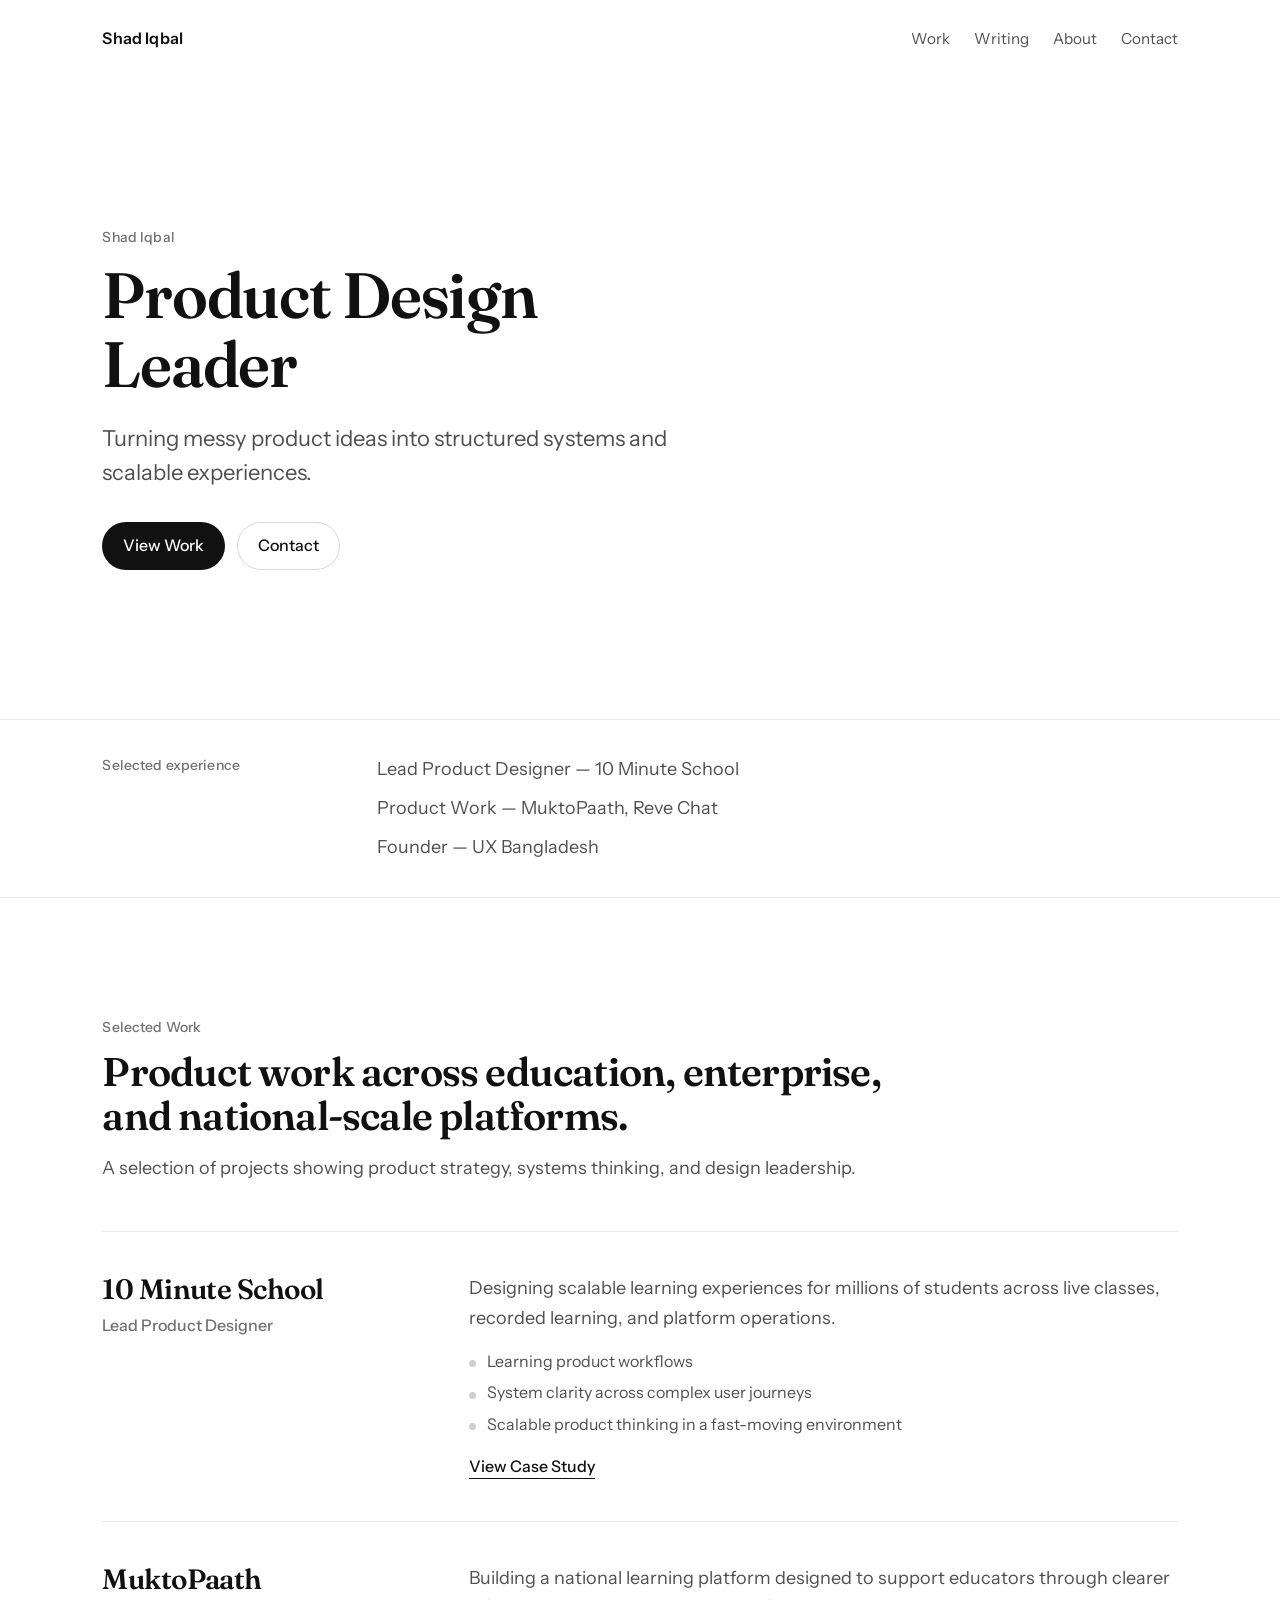
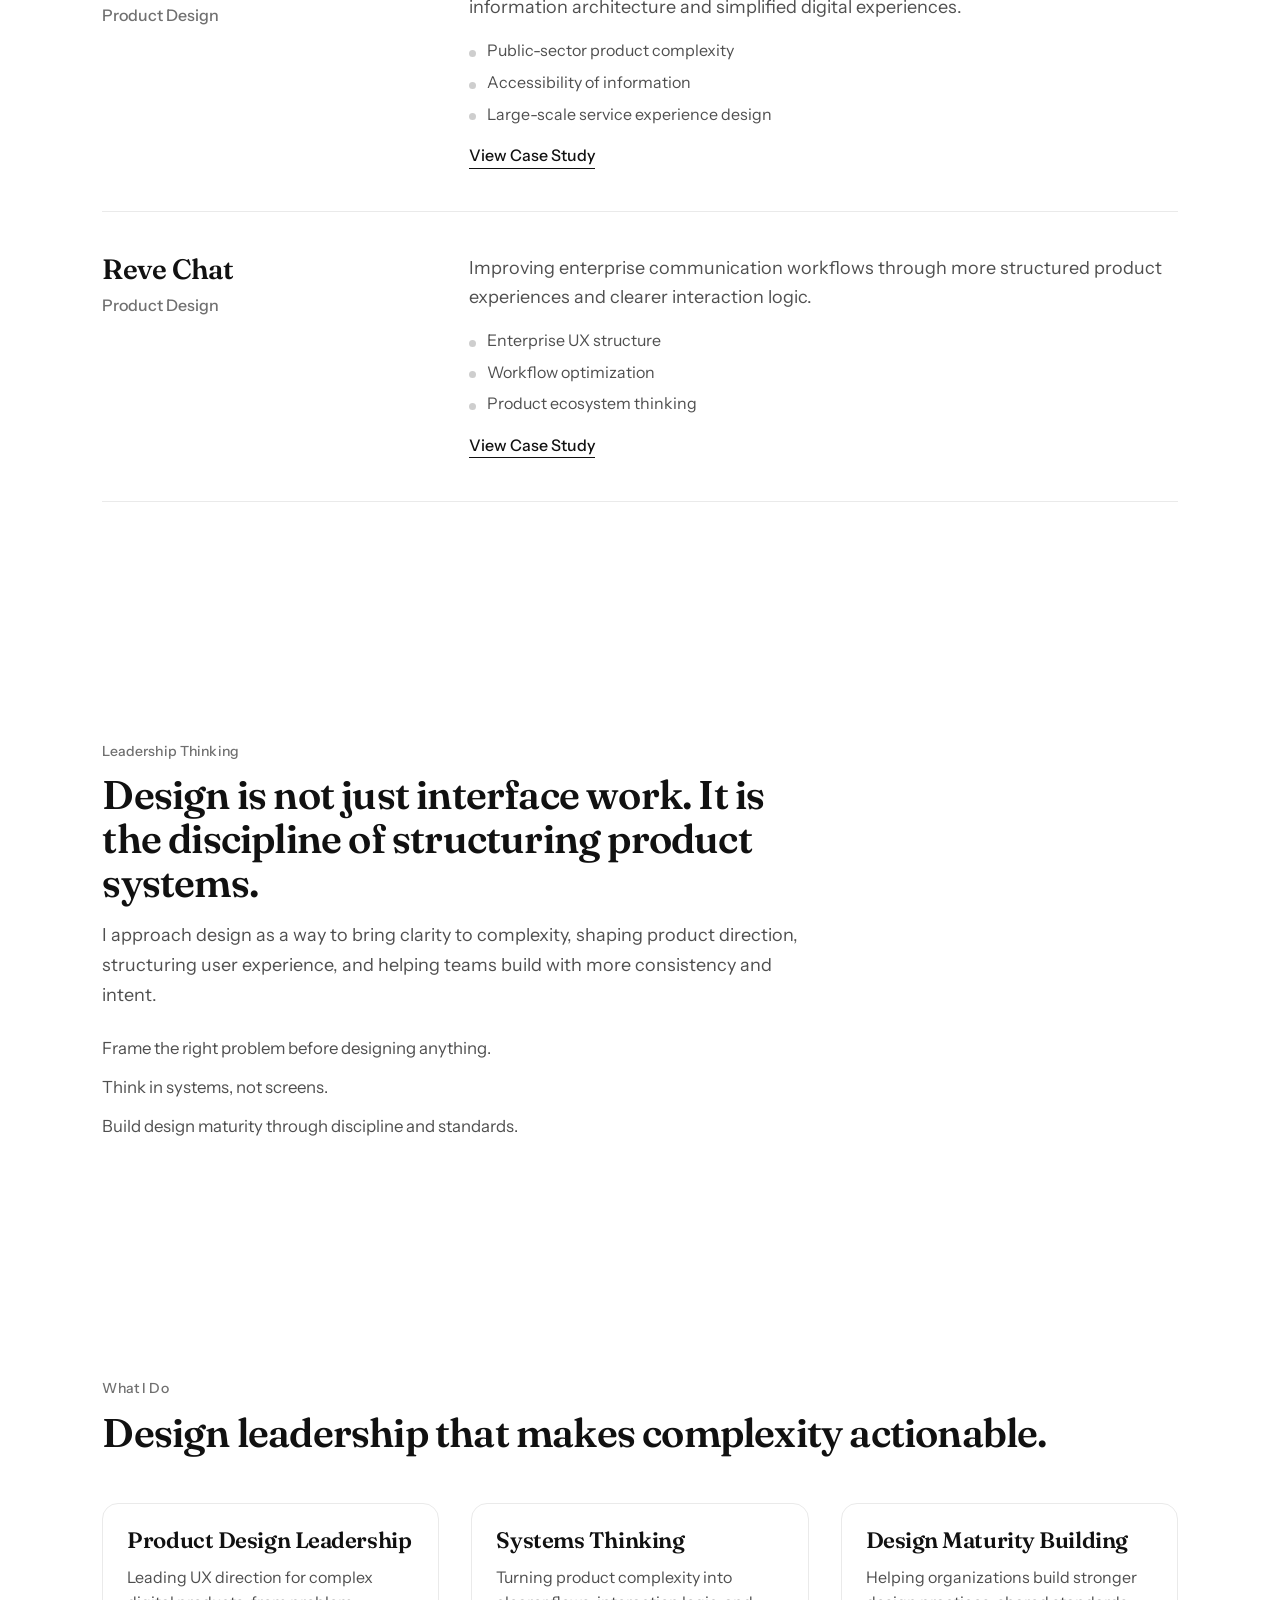
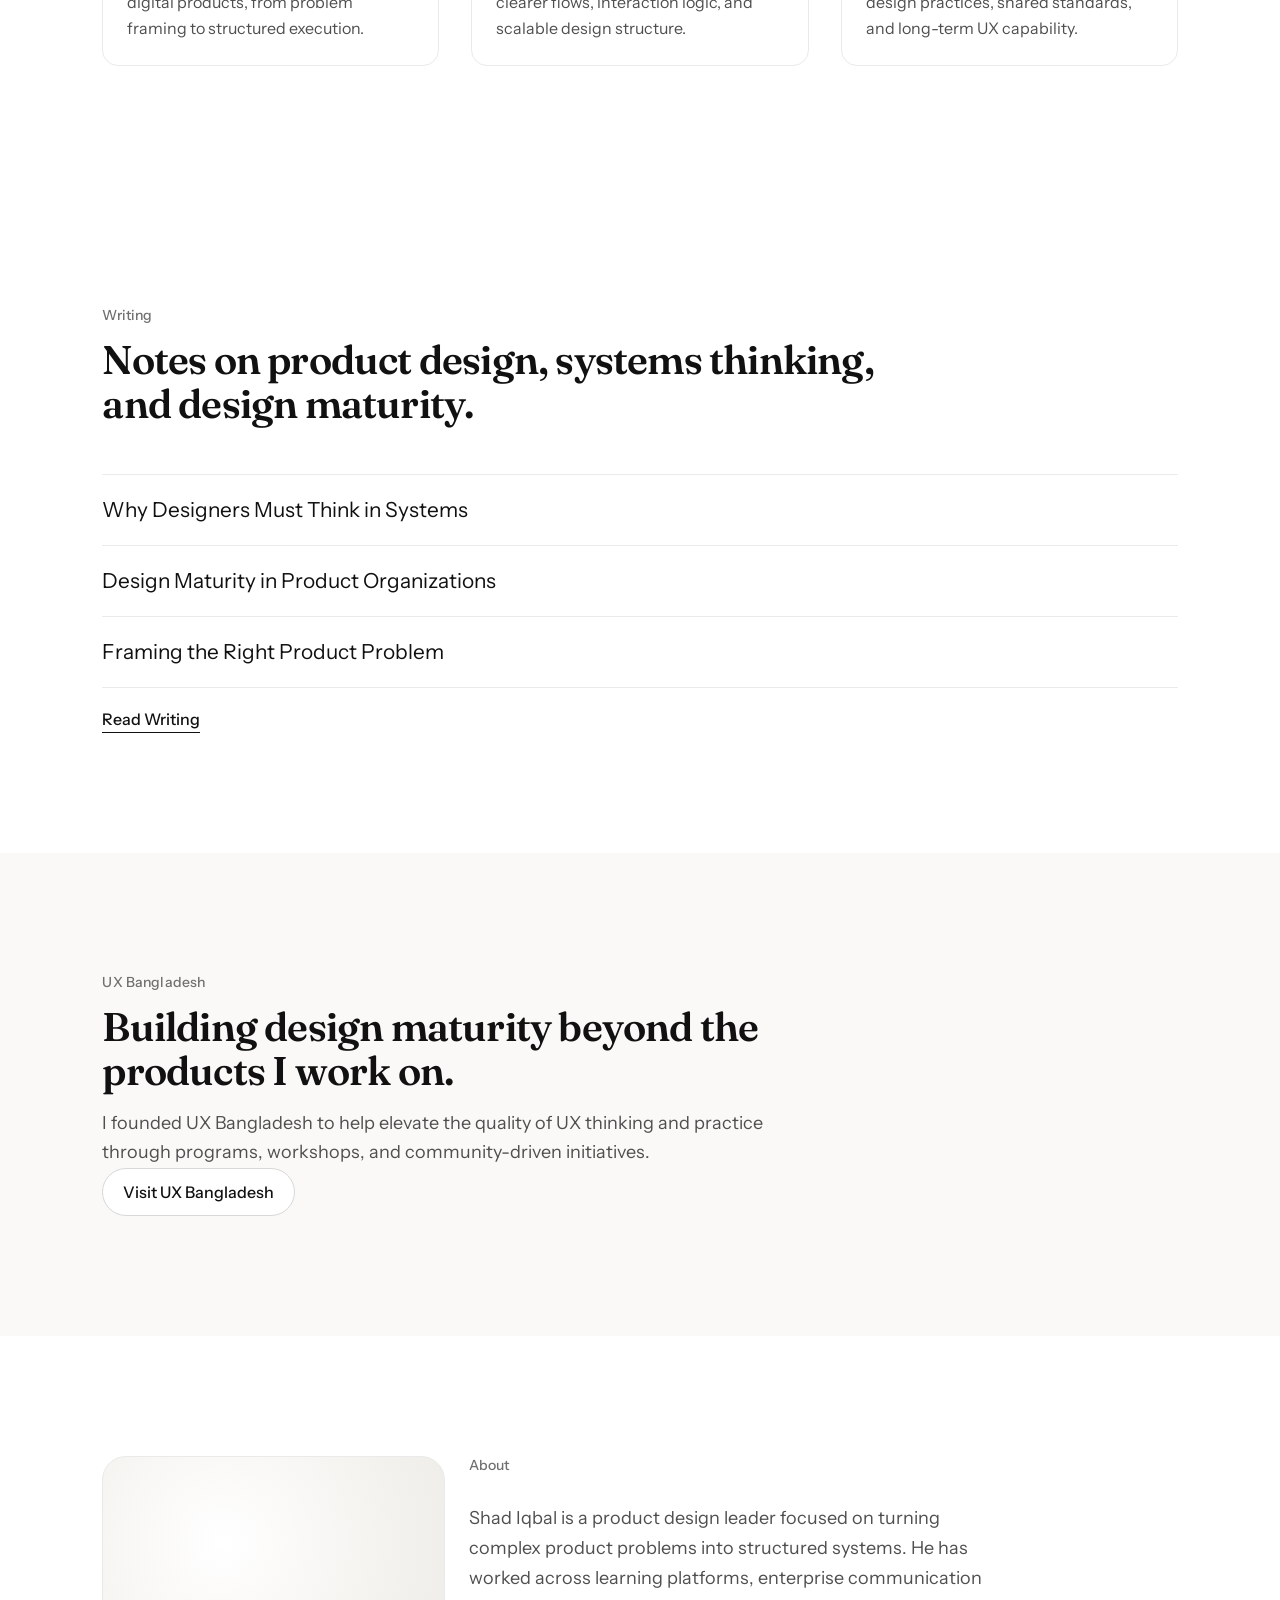
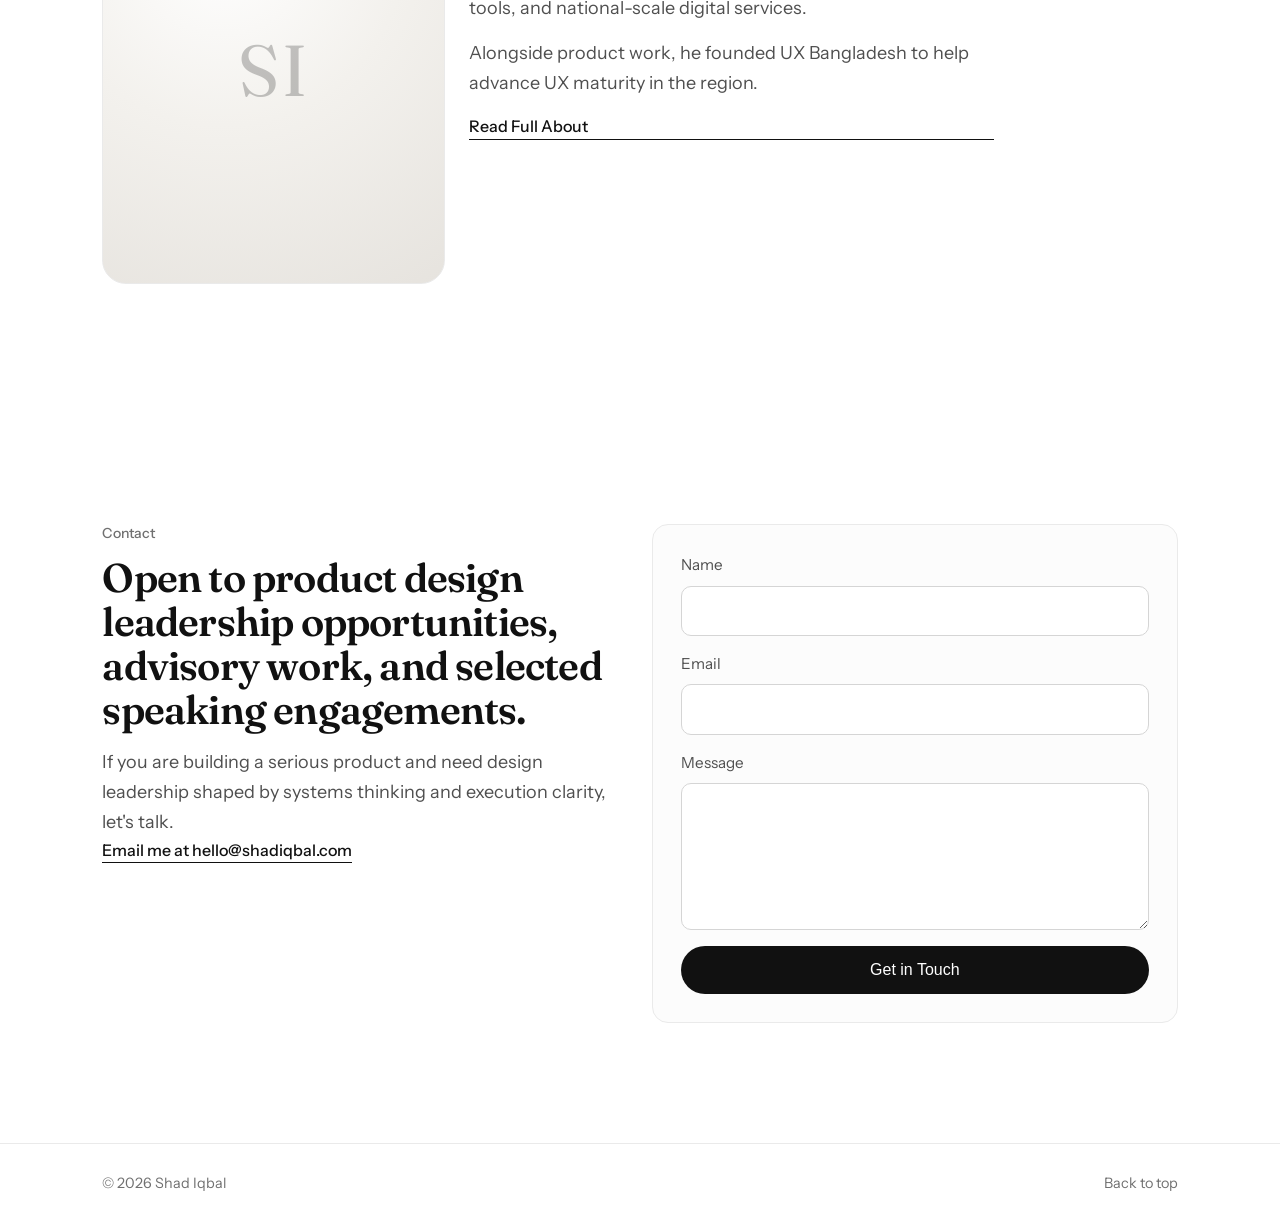
<file: index.html>
<!DOCTYPE html>
<html lang="en">
  <head>
    <meta charset="UTF-8" />
    <meta name="viewport" content="width=device-width, initial-scale=1.0" />
    <title>Shad Iqbal | Product Design Leader</title>
    <meta
      name="description"
      content="Portfolio homepage for Shad Iqbal — Product Design Leader focused on systems thinking, product strategy, and design maturity."
    />
    <link rel="icon" href="data:image/svg+xml,%3Csvg xmlns='http://www.w3.org/2000/svg'/%3E" />
    <link rel="preconnect" href="https://fonts.googleapis.com" />
    <link rel="preconnect" href="https://fonts.gstatic.com" crossorigin />
    <link
      href="https://fonts.googleapis.com/css2?family=Fraunces:opsz,wght@9..144,600;9..144,700&family=Instrument+Sans:wght@400;500;600&display=swap"
      rel="stylesheet"
    />
    <link rel="stylesheet" href="./homepage.css" />
  </head>
  <body>
    <header class="site-header">
      <div class="container nav-row">
        <a class="brand" href="#top">Shad Iqbal</a>
        <nav aria-label="Primary navigation">
          <ul class="nav-links">
            <li><a href="./work.html">Work</a></li>
            <li><a href="./writing.html">Writing</a></li>
            <li><a href="./about.html">About</a></li>
            <li><a href="./contact.html">Contact</a></li>
          </ul>
        </nav>
      </div>
    </header>

    <main id="top">
      <section class="section hero">
        <div class="container grid-12">
          <div class="hero-copy" data-reveal>
            <p class="eyebrow">Shad Iqbal</p>
            <h1>Product Design Leader</h1>
            <p class="lead">
              Turning messy product ideas into structured systems and scalable
              experiences.
            </p>
            <div class="cta-row">
              <a class="button button-primary" href="./work.html">View Work</a>
              <a class="button button-secondary" href="./contact.html">Contact</a>
            </div>
          </div>
        </div>
      </section>

      <section class="credibility-strip" aria-label="Selected experience">
        <div class="container grid-12">
          <p class="eyebrow strip-label" data-reveal>Selected experience</p>
          <ul class="strip-items" data-reveal>
            <li>Lead Product Designer — 10 Minute School</li>
            <li>Product Work — MuktoPaath, Reve Chat</li>
            <li>Founder — UX Bangladesh</li>
          </ul>
        </div>
      </section>

      <section id="selected-work" class="section">
        <div class="container">
          <header class="section-header section-header-narrow" data-reveal>
            <p class="eyebrow">Selected Work</p>
            <h2>Product work across education, enterprise, and national-scale platforms.</h2>
            <p class="body-large">
              A selection of projects showing product strategy, systems thinking,
              and design leadership.
            </p>
          </header>

          <div class="project-list">
            <article class="project-row" data-reveal>
              <div class="project-meta">
                <h3>10 Minute School</h3>
                <p class="meta">Lead Product Designer</p>
              </div>
              <div class="project-summary">
                <p>
                  Designing scalable learning experiences for millions of students
                  across live classes, recorded learning, and platform operations.
                </p>
                <ul>
                  <li>Learning product workflows</li>
                  <li>System clarity across complex user journeys</li>
                  <li>Scalable product thinking in a fast-moving environment</li>
                </ul>
                <a class="inline-link" href="./work.html#ten-minute-school">View Case Study</a>
              </div>
            </article>

            <article class="project-row" data-reveal>
              <div class="project-meta">
                <h3>MuktoPaath</h3>
                <p class="meta">Product Design</p>
              </div>
              <div class="project-summary">
                <p>
                  Building a national learning platform designed to support educators
                  through clearer information architecture and simplified digital
                  experiences.
                </p>
                <ul>
                  <li>Public-sector product complexity</li>
                  <li>Accessibility of information</li>
                  <li>Large-scale service experience design</li>
                </ul>
                <a class="inline-link" href="./muktopaath-case-study.html">View Case Study</a>
              </div>
            </article>

            <article class="project-row" data-reveal>
              <div class="project-meta">
                <h3>Reve Chat</h3>
                <p class="meta">Product Design</p>
              </div>
              <div class="project-summary">
                <p>
                  Improving enterprise communication workflows through more
                  structured product experiences and clearer interaction logic.
                </p>
                <ul>
                  <li>Enterprise UX structure</li>
                  <li>Workflow optimization</li>
                  <li>Product ecosystem thinking</li>
                </ul>
                <a class="inline-link" href="./reve-chat-case-study.html">View Case Study</a>
              </div>
            </article>
          </div>
        </div>
      </section>

      <section class="section" id="leadership-thinking">
        <div class="container grid-12">
          <div class="text-block-wide" data-reveal>
            <p class="eyebrow">Leadership Thinking</p>
            <h2>
              Design is not just interface work. It is the discipline of structuring
              product systems.
            </h2>
            <p class="body-large">
              I approach design as a way to bring clarity to complexity, shaping
              product direction, structuring user experience, and helping teams
              build with more consistency and intent.
            </p>
            <ul class="principles">
              <li>Frame the right problem before designing anything.</li>
              <li>Think in systems, not screens.</li>
              <li>Build design maturity through discipline and standards.</li>
            </ul>
          </div>
        </div>
      </section>

      <section class="section" id="what-i-do">
        <div class="container">
          <header class="section-header" data-reveal>
            <p class="eyebrow">What I Do</p>
            <h2>Design leadership that makes complexity actionable.</h2>
          </header>
          <div class="capability-grid">
            <article class="capability-card" data-reveal>
              <h3>Product Design Leadership</h3>
              <p>
                Leading UX direction for complex digital products, from problem
                framing to structured execution.
              </p>
            </article>
            <article class="capability-card" data-reveal>
              <h3>Systems Thinking</h3>
              <p>
                Turning product complexity into clearer flows, interaction logic,
                and scalable design structure.
              </p>
            </article>
            <article class="capability-card" data-reveal>
              <h3>Design Maturity Building</h3>
              <p>
                Helping organizations build stronger design practices, shared
                standards, and long-term UX capability.
              </p>
            </article>
          </div>
        </div>
      </section>

      <section id="writing" class="section">
        <div class="container">
          <header class="section-header section-header-narrow" data-reveal>
            <p class="eyebrow">Writing</p>
            <h2>Notes on product design, systems thinking, and design maturity.</h2>
          </header>
          <ul class="writing-list" data-reveal>
            <li>
              <a href="#">Why Designers Must Think in Systems</a>
            </li>
            <li>
              <a href="#">Design Maturity in Product Organizations</a>
            </li>
            <li>
              <a href="#">Framing the Right Product Problem</a>
            </li>
          </ul>
          <a class="inline-link writing-cta" href="./writing.html">Read Writing</a>
        </div>
      </section>

      <section id="ux-bangladesh" class="section section-alt">
        <div class="container grid-12">
          <div class="text-block-wide" data-reveal>
            <p class="eyebrow">UX Bangladesh</p>
            <h2>Building design maturity beyond the products I work on.</h2>
            <p class="body-large">
              I founded UX Bangladesh to help elevate the quality of UX thinking
              and practice through programs, workshops, and community-driven
              initiatives.
            </p>
            <a class="button button-secondary" href="#"
              >Visit UX Bangladesh</a
            >
          </div>
        </div>
      </section>

      <section id="about" class="section">
        <div class="container grid-12 about-grid">
          <figure class="portrait" aria-label="Portrait placeholder" data-reveal>
            <span>SI</span>
          </figure>
          <div class="about-copy" data-reveal>
            <p class="eyebrow">About</p>
            <p class="body-large">
              Shad Iqbal is a product design leader focused on turning complex
              product problems into structured systems. He has worked across
              learning platforms, enterprise communication tools, and national-scale
              digital services.
            </p>
            <p class="body-large">
              Alongside product work, he founded UX Bangladesh to help advance UX
              maturity in the region.
            </p>
            <a class="inline-link" href="./about.html">Read Full About</a>
          </div>
        </div>
      </section>

      <section id="contact" class="section">
        <div class="container grid-12 contact-grid">
          <div class="contact-copy" data-reveal>
            <p class="eyebrow">Contact</p>
            <h2>
              Open to product design leadership opportunities, advisory work, and
              selected speaking engagements.
            </h2>
            <p class="body-large">
              If you are building a serious product and need design leadership
              shaped by systems thinking and execution clarity, let&apos;s talk.
            </p>
            <a class="inline-link" href="mailto:hello@shadiqbal.com"
              >Email me at hello@shadiqbal.com</a
            >
          </div>
          <form class="contact-form" data-reveal>
            <label>
              Name
              <input type="text" name="name" autocomplete="name" />
            </label>
            <label>
              Email
              <input type="email" name="email" autocomplete="email" />
            </label>
            <label>
              Message
              <textarea name="message" rows="5"></textarea>
            </label>
            <button type="submit" class="button button-primary">Get in Touch</button>
          </form>
        </div>
      </section>
    </main>

    <footer class="site-footer">
      <div class="container footer-row">
        <p>&copy; 2026 Shad Iqbal</p>
        <a href="#top">Back to top</a>
      </div>
    </footer>

    <script src="https://mcp.figma.com/mcp/html-to-design/capture.js" async></script>
    <script>
      const revealElements = document.querySelectorAll("[data-reveal]");
      const isFigmaCapture = window.location.hash.includes("figmacapture=");
      const canAnimate =
        "IntersectionObserver" in window &&
        !window.matchMedia("(prefers-reduced-motion: reduce)").matches &&
        !isFigmaCapture;

      if (canAnimate) {
        document.documentElement.classList.add("reveal-ready");
        const observer = new IntersectionObserver(
          (entries) => {
            entries.forEach((entry) => {
              if (entry.isIntersecting) {
                entry.target.classList.add("in-view");
                observer.unobserve(entry.target);
              }
            });
          },
          { threshold: 0.2 }
        );

        revealElements.forEach((el) => observer.observe(el));
      } else {
        // Keep all sections visible when animation should not or cannot run.
        revealElements.forEach((el) => el.classList.add("in-view"));
      }
    </script>
  </body>
</html>
</file>
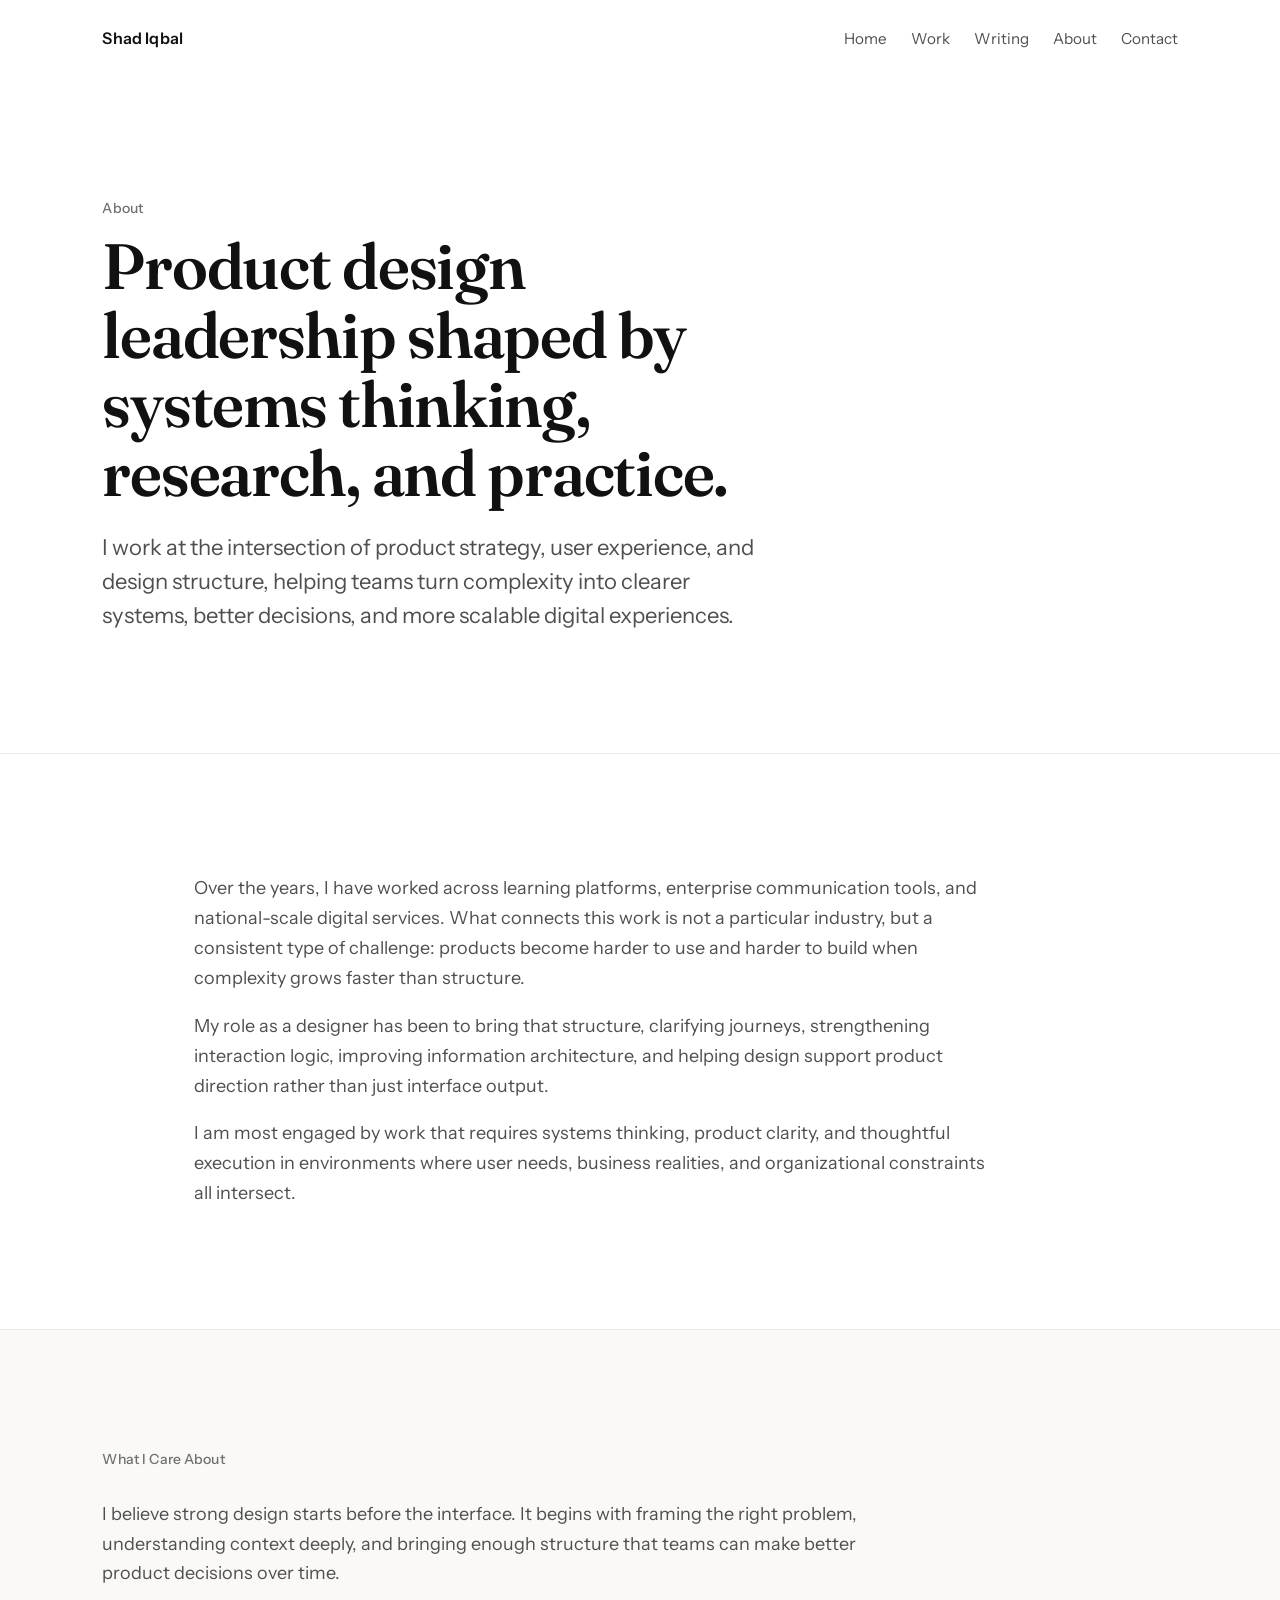
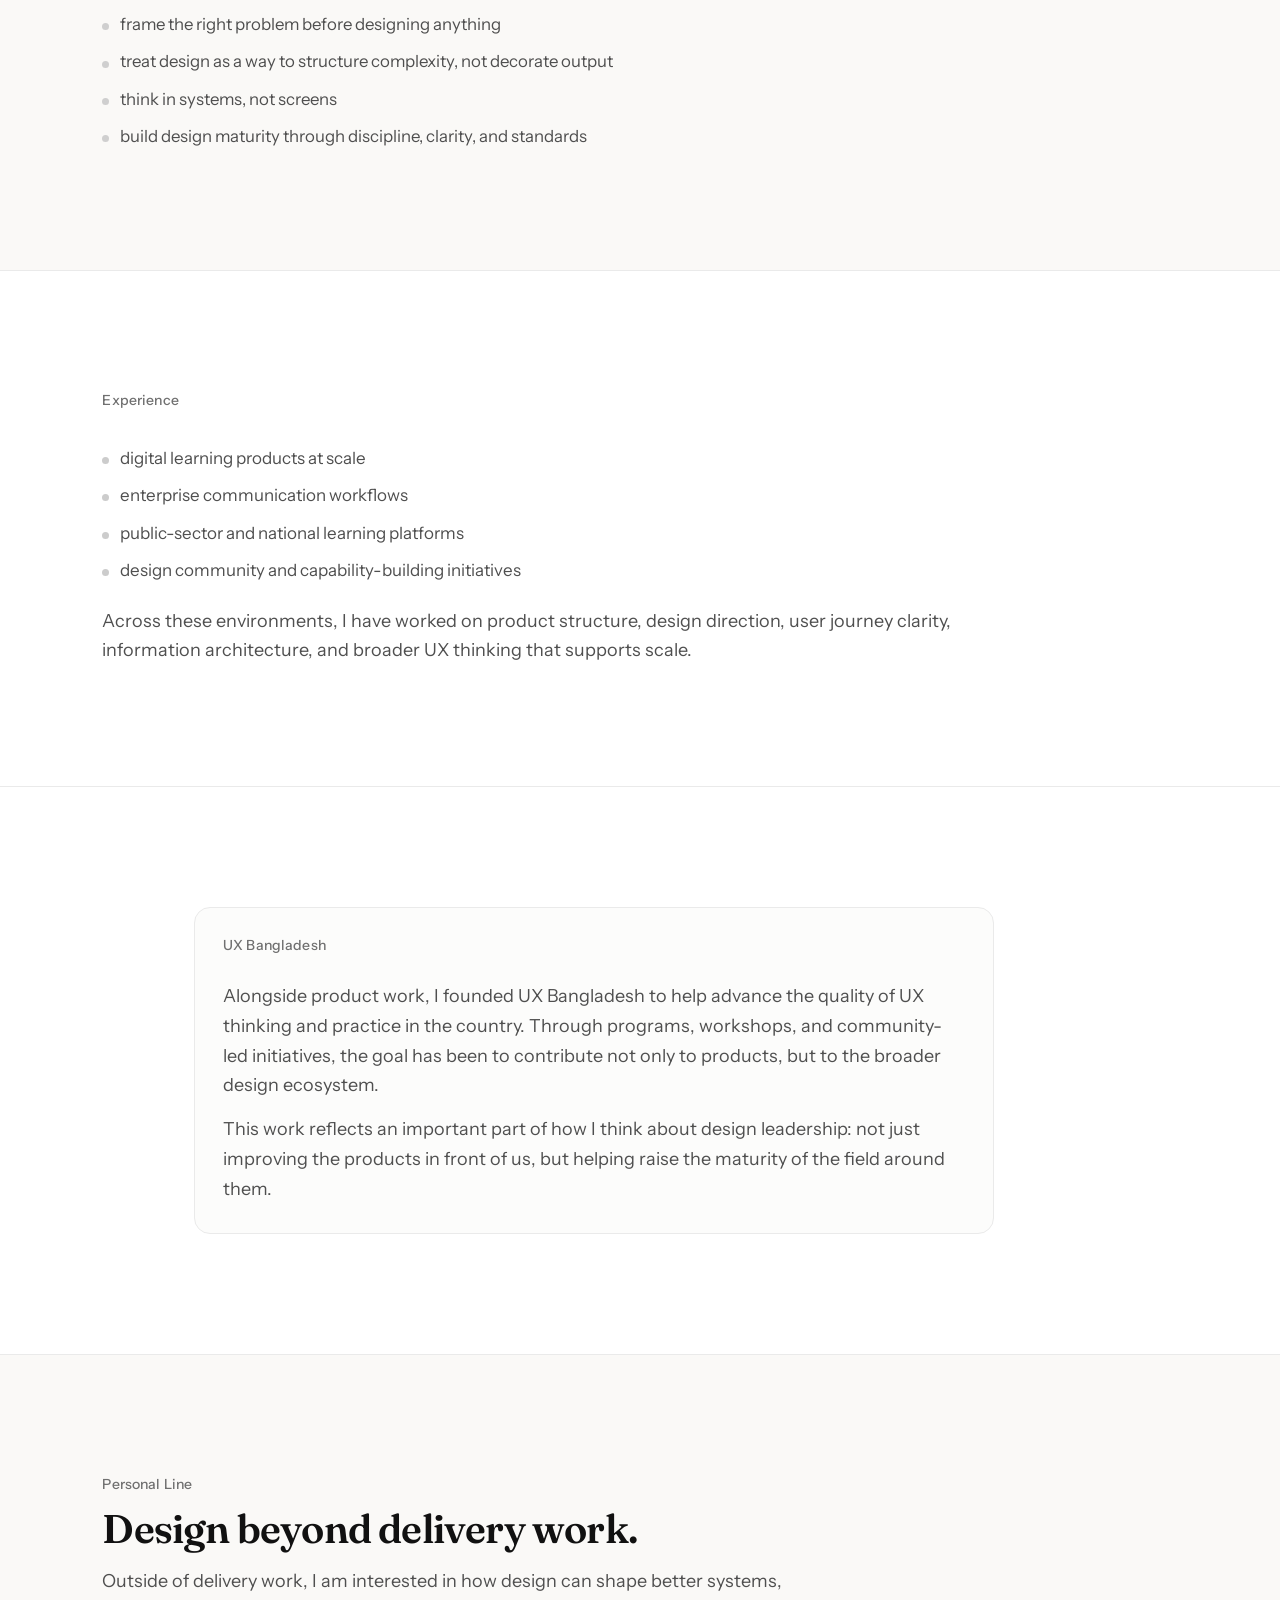
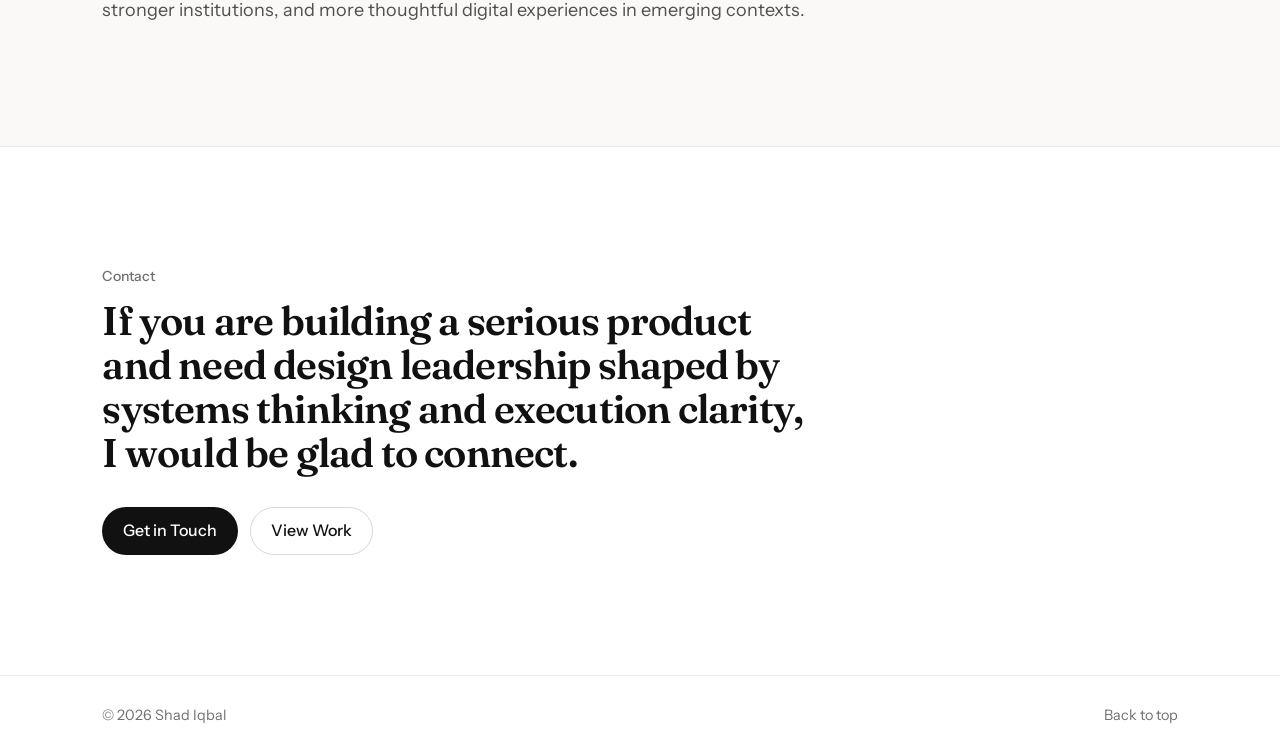
<file: about.html>
<!DOCTYPE html>
<html lang="en">
  <head>
    <meta charset="UTF-8" />
    <meta name="viewport" content="width=device-width, initial-scale=1.0" />
    <title>About | Shad Iqbal</title>
    <meta
      name="description"
      content="About Shad Iqbal — Product Design Leader focused on systems thinking, product clarity, and design maturity across complex digital products."
    />
    <link rel="icon" href="data:image/svg+xml,%3Csvg xmlns='http://www.w3.org/2000/svg'/%3E" />
    <link rel="preconnect" href="https://fonts.googleapis.com" />
    <link rel="preconnect" href="https://fonts.gstatic.com" crossorigin />
    <link
      href="https://fonts.googleapis.com/css2?family=Fraunces:opsz,wght@9..144,600;9..144,700&family=Instrument+Sans:wght@400;500;600&display=swap"
      rel="stylesheet"
    />
    <link rel="stylesheet" href="./homepage.css" />
    <link rel="stylesheet" href="./about.css" />
  </head>
  <body>
    <header class="site-header">
      <div class="container nav-row">
        <a class="brand" href="./homepage.html">Shad Iqbal</a>
        <nav aria-label="Primary navigation">
          <ul class="nav-links">
            <li><a href="./homepage.html">Home</a></li>
            <li><a href="./work.html">Work</a></li>
            <li><a href="./writing.html">Writing</a></li>
            <li><a href="./about.html">About</a></li>
            <li><a href="./contact.html">Contact</a></li>
          </ul>
        </nav>
      </div>
    </header>

    <main id="top">
      <section class="section about-hero">
        <div class="container grid-12">
          <div class="about-hero-copy" data-reveal>
            <p class="eyebrow">About</p>
            <h1>Product design leadership shaped by systems thinking, research, and practice.</h1>
            <p class="lead">
              I work at the intersection of product strategy, user experience, and
              design structure, helping teams turn complexity into clearer systems,
              better decisions, and more scalable digital experiences.
            </p>
          </div>
        </div>
      </section>

      <section class="section about-main">
        <div class="container grid-12">
          <div class="about-main-copy" data-reveal>
            <p class="body-large">
              Over the years, I have worked across learning platforms, enterprise
              communication tools, and national-scale digital services. What
              connects this work is not a particular industry, but a consistent type
              of challenge: products become harder to use and harder to build when
              complexity grows faster than structure.
            </p>
            <p class="body-large">
              My role as a designer has been to bring that structure, clarifying
              journeys, strengthening interaction logic, improving information
              architecture, and helping design support product direction rather than
              just interface output.
            </p>
            <p class="body-large">
              I am most engaged by work that requires systems thinking, product
              clarity, and thoughtful execution in environments where user needs,
              business realities, and organizational constraints all intersect.
            </p>
          </div>
        </div>
      </section>

      <section class="section about-care">
        <div class="container grid-12">
          <div class="about-care-grid" data-reveal>
            <p class="eyebrow">What I Care About</p>
            <p class="body-large">
              I believe strong design starts before the interface. It begins with
              framing the right problem, understanding context deeply, and bringing
              enough structure that teams can make better product decisions over
              time.
            </p>
            <ul class="about-points">
              <li>frame the right problem before designing anything</li>
              <li>treat design as a way to structure complexity, not decorate output</li>
              <li>think in systems, not screens</li>
              <li>build design maturity through discipline, clarity, and standards</li>
            </ul>
          </div>
        </div>
      </section>

      <section class="section about-experience">
        <div class="container grid-12">
          <div class="experience-grid" data-reveal>
            <p class="eyebrow">Experience</p>
            <ul class="experience-list">
              <li>digital learning products at scale</li>
              <li>enterprise communication workflows</li>
              <li>public-sector and national learning platforms</li>
              <li>design community and capability-building initiatives</li>
            </ul>
            <p class="body-large">
              Across these environments, I have worked on product structure, design
              direction, user journey clarity, information architecture, and broader
              UX thinking that supports scale.
            </p>
          </div>
        </div>
      </section>

      <section class="section about-uxbd">
        <div class="container grid-12">
          <article class="uxbd-card" data-reveal>
            <p class="eyebrow">UX Bangladesh</p>
            <p class="body-large">
              Alongside product work, I founded UX Bangladesh to help advance the
              quality of UX thinking and practice in the country. Through programs,
              workshops, and community-led initiatives, the goal has been to
              contribute not only to products, but to the broader design ecosystem.
            </p>
            <p class="body-large">
              This work reflects an important part of how I think about design
              leadership: not just improving the products in front of us, but
              helping raise the maturity of the field around them.
            </p>
          </article>
        </div>
      </section>

      <section class="section about-personal">
        <div class="container grid-12">
          <div class="about-personal-copy" data-reveal>
            <p class="eyebrow">Personal Line</p>
            <h2>Design beyond delivery work.</h2>
            <p class="body-large">
              Outside of delivery work, I am interested in how design can shape
              better systems, stronger institutions, and more thoughtful digital
              experiences in emerging contexts.
            </p>
          </div>
        </div>
      </section>

      <section class="section about-contact" id="contact-cta">
        <div class="container grid-12">
          <div class="about-contact-copy" data-reveal>
            <p class="eyebrow">Contact</p>
            <h2>
              If you are building a serious product and need design leadership
              shaped by systems thinking and execution clarity, I would be glad to
              connect.
            </h2>
            <div class="cta-row">
              <a class="button button-primary" href="mailto:hello@shadiqbal.com">Get in Touch</a>
              <a class="button button-secondary" href="./work.html">View Work</a>
            </div>
          </div>
        </div>
      </section>
    </main>

    <footer class="site-footer">
      <div class="container footer-row">
        <p>&copy; 2026 Shad Iqbal</p>
        <a href="#top">Back to top</a>
      </div>
    </footer>

    <script src="https://mcp.figma.com/mcp/html-to-design/capture.js" async></script>
    <script>
      const revealElements = document.querySelectorAll("[data-reveal]");
      const canAnimate =
        "IntersectionObserver" in window &&
        !window.matchMedia("(prefers-reduced-motion: reduce)").matches;

      if (canAnimate) {
        document.documentElement.classList.add("reveal-ready");
        const observer = new IntersectionObserver(
          (entries) => {
            entries.forEach((entry) => {
              if (entry.isIntersecting) {
                entry.target.classList.add("in-view");
                observer.unobserve(entry.target);
              }
            });
          },
          { threshold: 0.16 }
        );

        revealElements.forEach((el) => observer.observe(el));
      } else {
        revealElements.forEach((el) => el.classList.add("in-view"));
      }
    </script>
  </body>
</html>
</file>
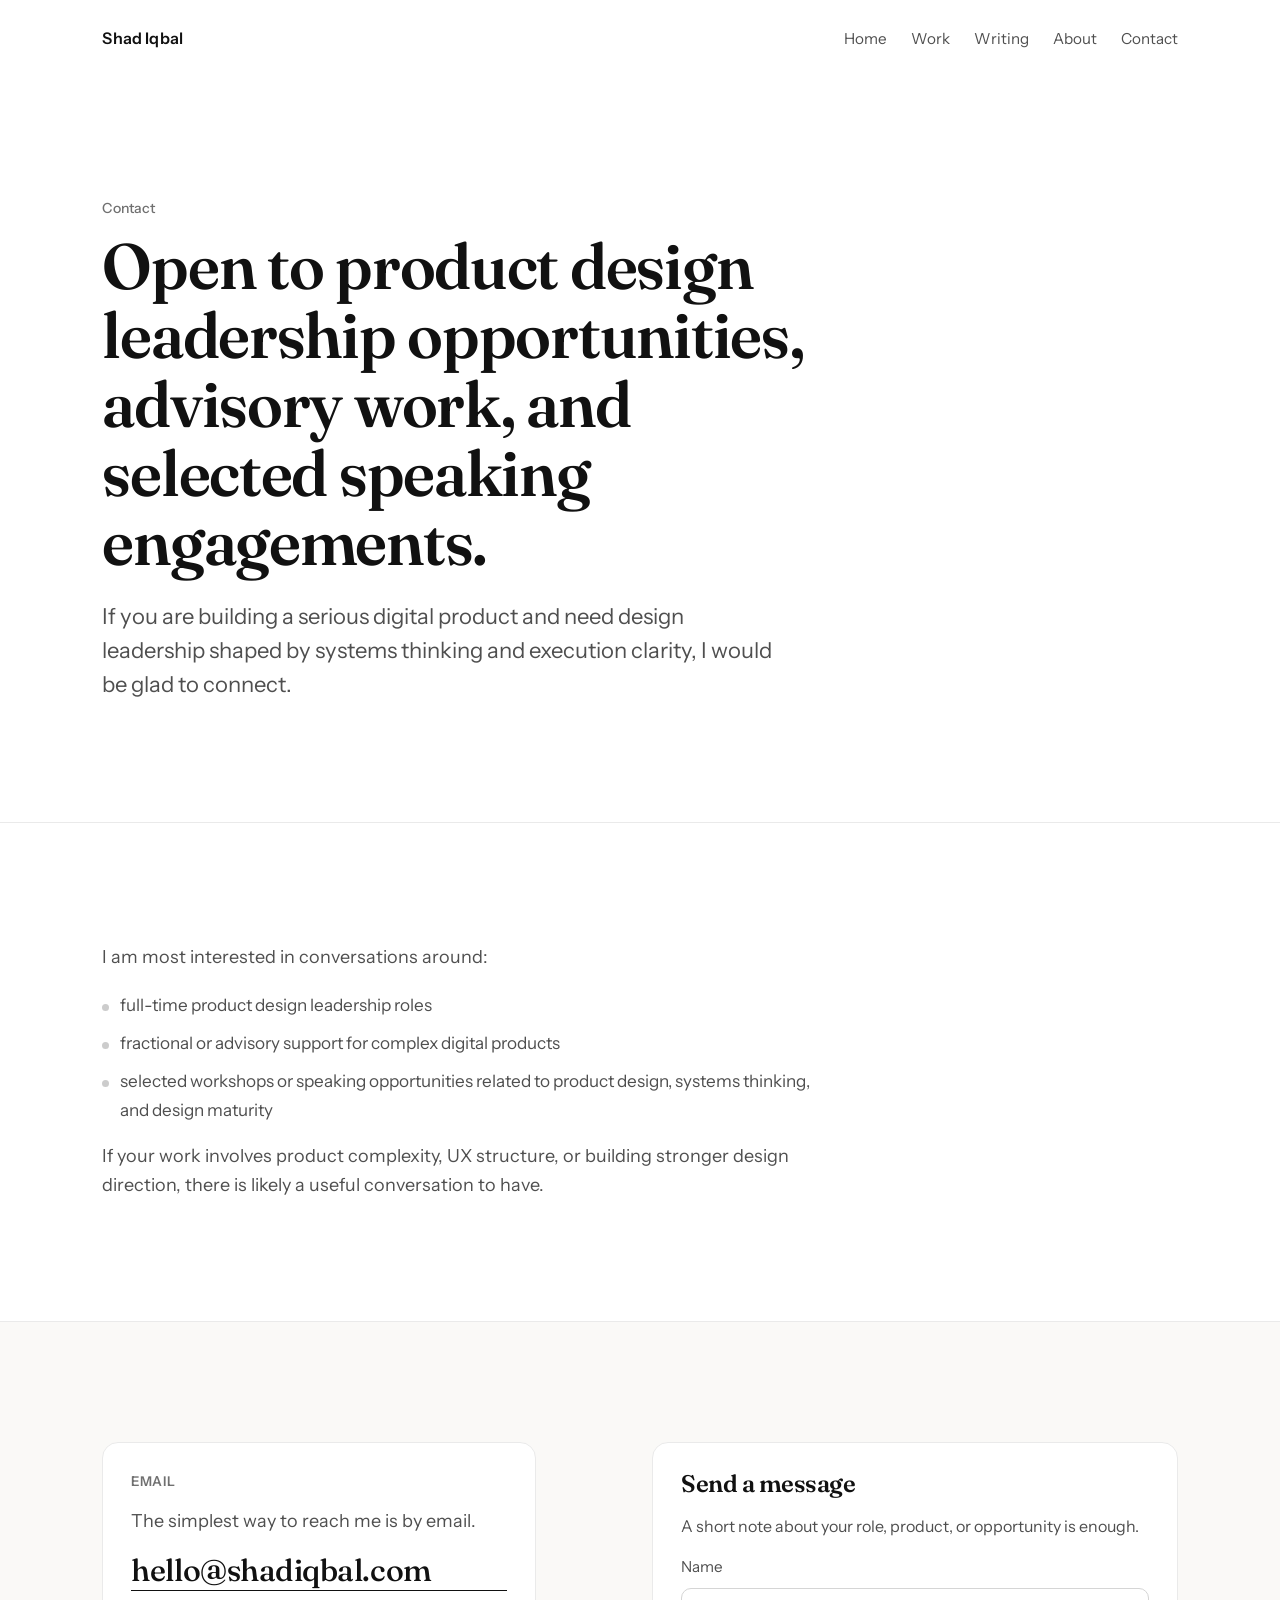
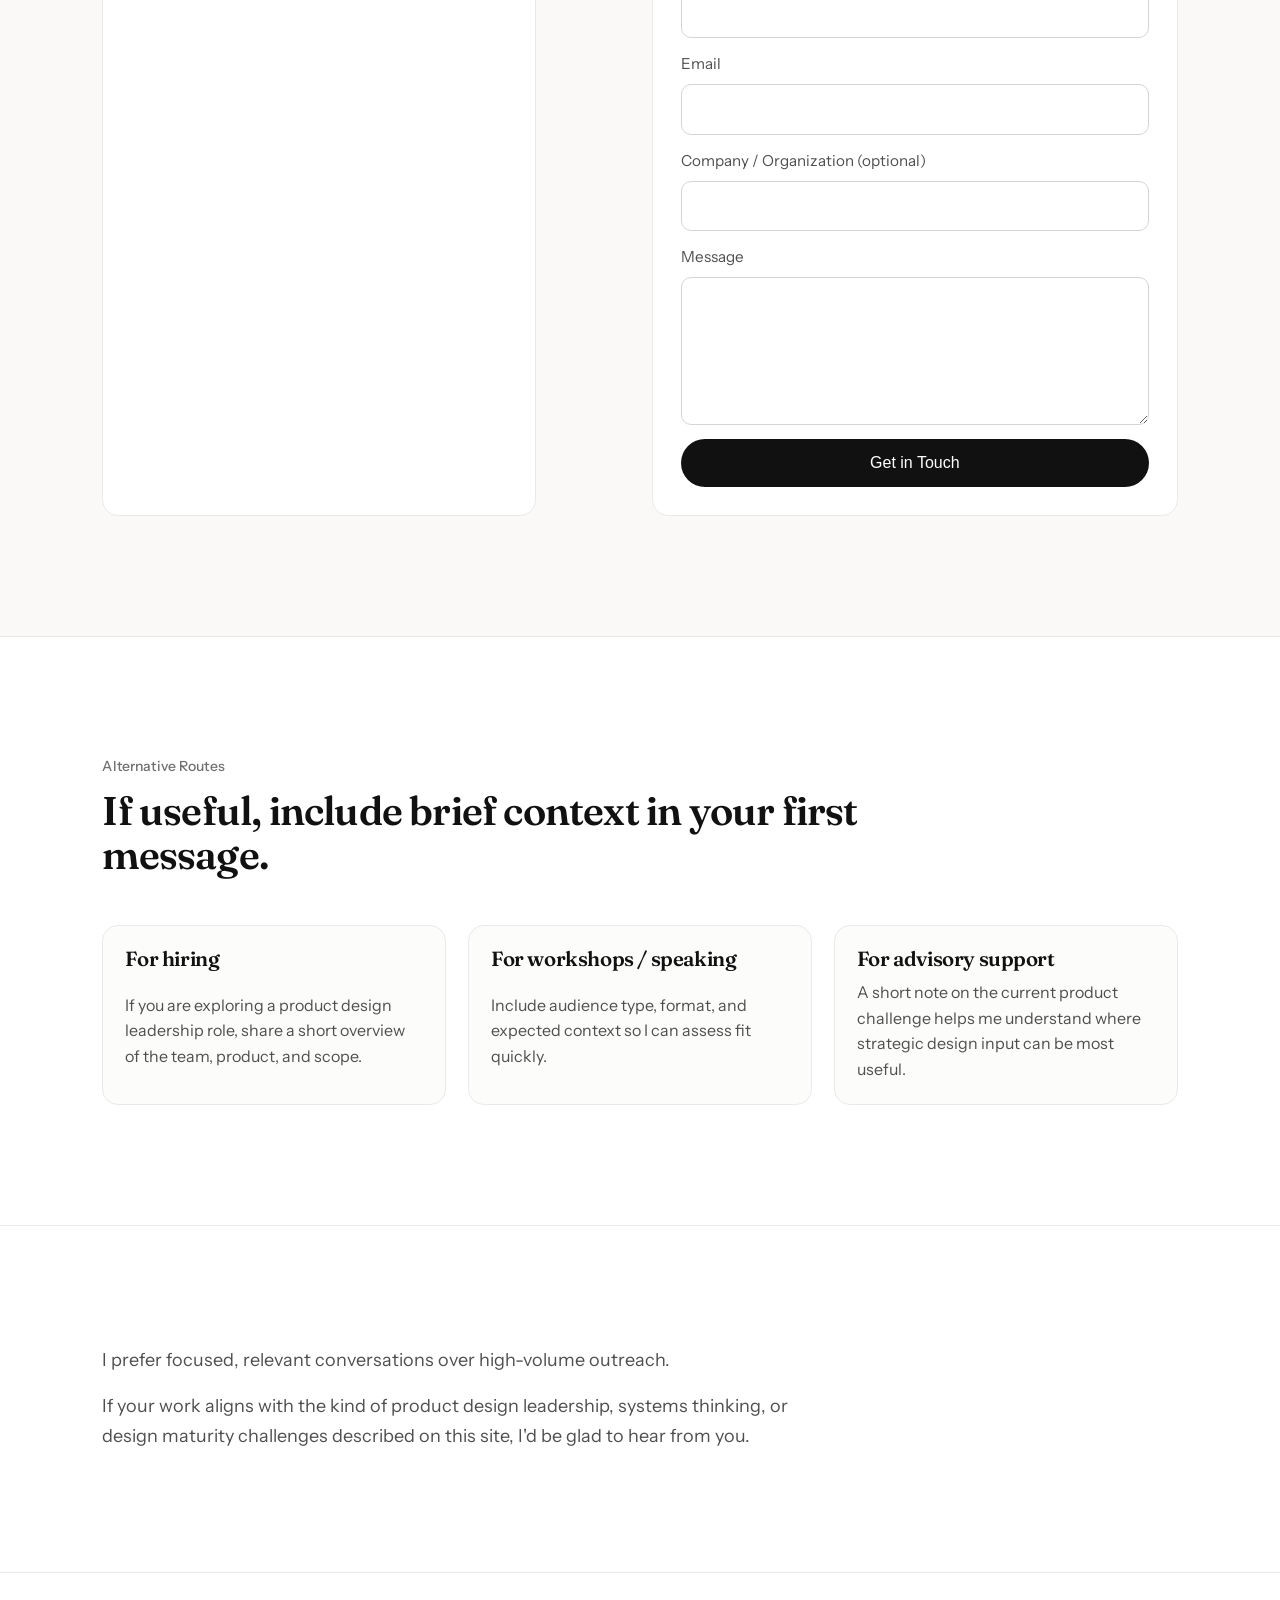
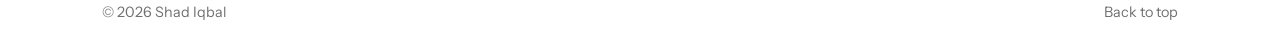
<file: contact.html>
<!DOCTYPE html>
<html lang="en">
  <head>
    <meta charset="UTF-8" />
    <meta name="viewport" content="width=device-width, initial-scale=1.0" />
    <title>Contact | Shad Iqbal</title>
    <meta
      name="description"
      content="Contact Shad Iqbal for product design leadership opportunities, advisory support, and selected speaking engagements."
    />
    <link rel="icon" href="data:image/svg+xml,%3Csvg xmlns='http://www.w3.org/2000/svg'/%3E" />
    <link rel="preconnect" href="https://fonts.googleapis.com" />
    <link rel="preconnect" href="https://fonts.gstatic.com" crossorigin />
    <link
      href="https://fonts.googleapis.com/css2?family=Fraunces:opsz,wght@9..144,600;9..144,700&family=Instrument+Sans:wght@400;500;600&display=swap"
      rel="stylesheet"
    />
    <link rel="stylesheet" href="./homepage.css" />
    <link rel="stylesheet" href="./contact.css" />
  </head>
  <body>
    <header class="site-header">
      <div class="container nav-row">
        <a class="brand" href="./homepage.html">Shad Iqbal</a>
        <nav aria-label="Primary navigation">
          <ul class="nav-links">
            <li><a href="./homepage.html">Home</a></li>
            <li><a href="./work.html">Work</a></li>
            <li><a href="./writing.html">Writing</a></li>
            <li><a href="./about.html">About</a></li>
            <li><a href="./contact.html">Contact</a></li>
          </ul>
        </nav>
      </div>
    </header>

    <main id="top">
      <section class="section contact-hero">
        <div class="container grid-12">
          <div class="contact-hero-copy" data-reveal>
            <p class="eyebrow">Contact</p>
            <h1>Open to product design leadership opportunities, advisory work, and selected speaking engagements.</h1>
            <p class="lead">
              If you are building a serious digital product and need design
              leadership shaped by systems thinking and execution clarity, I would
              be glad to connect.
            </p>
          </div>
        </div>
      </section>

      <section class="section contact-framing">
        <div class="container grid-12">
          <div class="contact-framing-copy" data-reveal>
            <p class="body-large">I am most interested in conversations around:</p>
            <ul class="contact-interest-list">
              <li>full-time product design leadership roles</li>
              <li>fractional or advisory support for complex digital products</li>
              <li>
                selected workshops or speaking opportunities related to product
                design, systems thinking, and design maturity
              </li>
            </ul>
            <p class="body-large">
              If your work involves product complexity, UX structure, or building
              stronger design direction, there is likely a useful conversation to
              have.
            </p>
          </div>
        </div>
      </section>

      <section class="section contact-routes">
        <div class="container">
          <div class="contact-route-grid">
            <article class="contact-email-card" data-reveal>
              <p class="email-label">Email</p>
              <p class="body-large">
                The simplest way to reach me is by email.
              </p>
              <a class="inline-link email-link" href="mailto:hello@shadiqbal.com"
                >hello@shadiqbal.com</a
              >
            </article>

            <section class="contact-form-panel" aria-label="Contact form" data-reveal>
              <h2 class="form-heading">Send a message</h2>
              <p class="form-intro">
                A short note about your role, product, or opportunity is enough.
              </p>
              <form
                class="contact-form-core"
                id="contact-page-form"
                action="https://formspree.io/f/xvzwkkly"
                method="POST"
              >
                <input
                  type="hidden"
                  name="_subject"
                  value="New portfolio inquiry from shadiqbal.com"
                />
                <input
                  type="hidden"
                  name="_next"
                  value="https://shadiqbal.com/thank-you.html"
                />
                <label class="contact-form-hidden" aria-hidden="true">
                  Leave this field empty
                  <input type="text" name="_gotcha" tabindex="-1" autocomplete="off" />
                </label>
                <label>
                  Name
                  <input type="text" name="name" autocomplete="name" required />
                </label>
                <label>
                  Email
                  <input type="email" name="email" autocomplete="email" required />
                </label>
                <label>
                  Company / Organization (optional)
                  <input type="text" name="company" autocomplete="organization" />
                </label>
                <label>
                  Message
                  <textarea name="message" rows="5" required></textarea>
                </label>
                <button type="submit" class="button button-primary">Get in Touch</button>
                <p id="contact-form-status" class="form-status" hidden aria-live="polite">
                  Thanks for reaching out. Your message was sent successfully.
                </p>
              </form>
            </section>
          </div>
        </div>
      </section>

      <section class="section contact-alt">
        <div class="container">
          <header class="section-header section-header-narrow" data-reveal>
            <p class="eyebrow">Alternative Routes</p>
            <h2>If useful, include brief context in your first message.</h2>
          </header>
          <div class="alt-grid">
            <article class="alt-card" data-reveal>
              <h3>For hiring</h3>
              <p>
                If you are exploring a product design leadership role, share a
                short overview of the team, product, and scope.
              </p>
            </article>
            <article class="alt-card" data-reveal>
              <h3>For workshops / speaking</h3>
              <p>
                Include audience type, format, and expected context so I can assess
                fit quickly.
              </p>
            </article>
            <article class="alt-card" data-reveal>
              <h3>For advisory support</h3>
              <p>
                A short note on the current product challenge helps me understand
                where strategic design input can be most useful.
              </p>
            </article>
          </div>
        </div>
      </section>

      <section class="section contact-closing">
        <div class="container grid-12">
          <div class="contact-closing-copy" data-reveal>
            <p class="body-large">
              I prefer focused, relevant conversations over high-volume outreach.
            </p>
            <p class="body-large">
              If your work aligns with the kind of product design leadership,
              systems thinking, or design maturity challenges described on this
              site, I&apos;d be glad to hear from you.
            </p>
          </div>
        </div>
      </section>
    </main>

    <footer class="site-footer">
      <div class="container footer-row">
        <p>&copy; 2026 Shad Iqbal</p>
        <a href="#top">Back to top</a>
      </div>
    </footer>

    <script src="https://mcp.figma.com/mcp/html-to-design/capture.js" async></script>
    <script>
      const revealElements = document.querySelectorAll("[data-reveal]");
      const canAnimate =
        "IntersectionObserver" in window &&
        !window.matchMedia("(prefers-reduced-motion: reduce)").matches;

      if (canAnimate) {
        document.documentElement.classList.add("reveal-ready");
        const observer = new IntersectionObserver(
          (entries) => {
            entries.forEach((entry) => {
              if (entry.isIntersecting) {
                entry.target.classList.add("in-view");
                observer.unobserve(entry.target);
              }
            });
          },
          { threshold: 0.16 }
        );
        revealElements.forEach((el) => observer.observe(el));
      } else {
        revealElements.forEach((el) => el.classList.add("in-view"));
      }

      const contactPageForm = document.getElementById("contact-page-form");
      const contactFormStatus = document.getElementById("contact-form-status");

      const contactSubmitButton = contactPageForm?.querySelector('button[type="submit"]');

      contactPageForm?.addEventListener("submit", async (event) => {
        event.preventDefault();

        if (!contactPageForm.action) return;

        const formData = new FormData(contactPageForm);

        if (contactFormStatus) {
          contactFormStatus.hidden = true;
          delete contactFormStatus.dataset.tone;
        }

        if (contactSubmitButton) {
          contactSubmitButton.disabled = true;
          contactSubmitButton.textContent = "Sending...";
        }

        try {
          const response = await fetch(contactPageForm.action, {
            method: "POST",
            body: formData,
            headers: {
              Accept: "application/json",
            },
          });

          if (!response.ok) {
            throw new Error("Form submission failed");
          }

          contactPageForm.reset();

          if (contactFormStatus) {
            contactFormStatus.textContent =
              "Thanks for reaching out. I received your message and will get back to you if the opportunity is relevant.";
            contactFormStatus.dataset.tone = "success";
            contactFormStatus.hidden = false;
          }
        } catch (error) {
          if (contactFormStatus) {
            contactFormStatus.textContent =
              "Your message could not be sent right now. Please email hello@shadiqbal.com directly.";
            contactFormStatus.dataset.tone = "error";
            contactFormStatus.hidden = false;
          }
        } finally {
          if (contactSubmitButton) {
            contactSubmitButton.disabled = false;
            contactSubmitButton.textContent = "Get in Touch";
          }
        }
      });
    </script>
  </body>
</html>
</file>
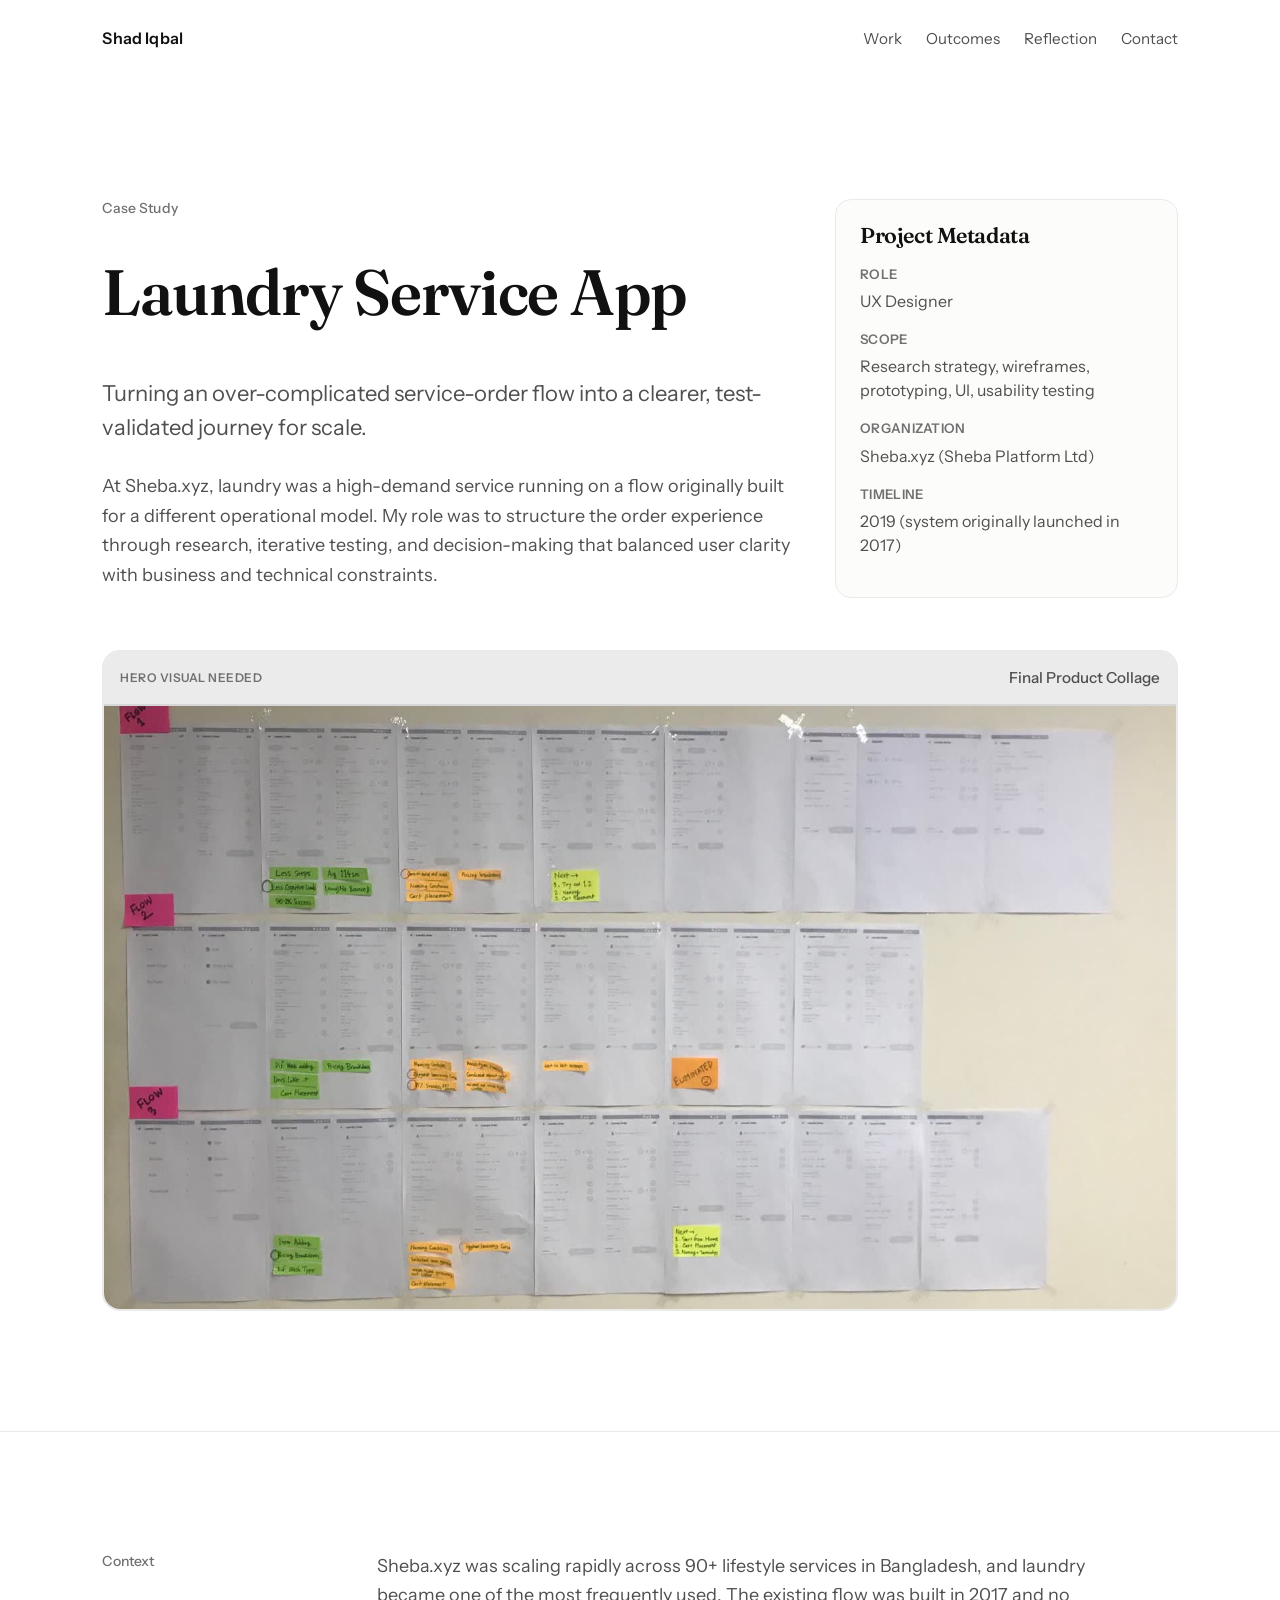
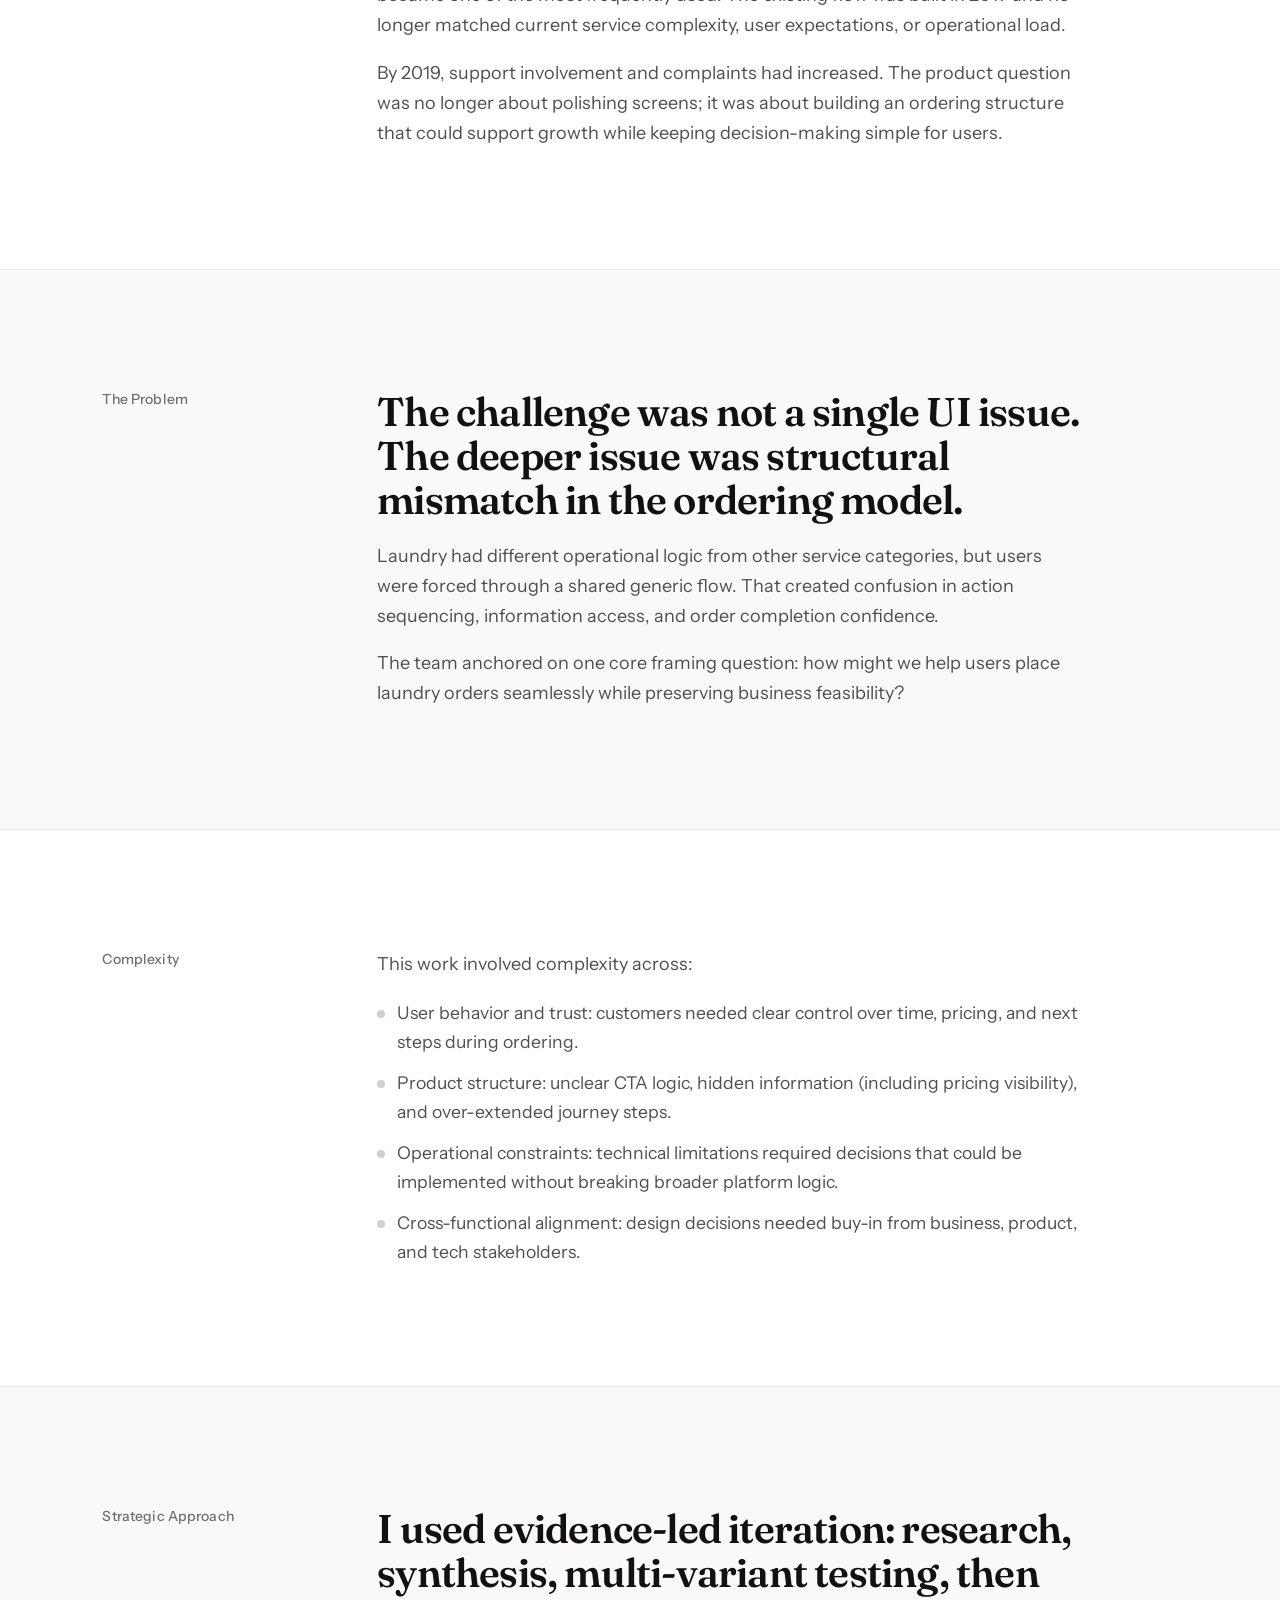
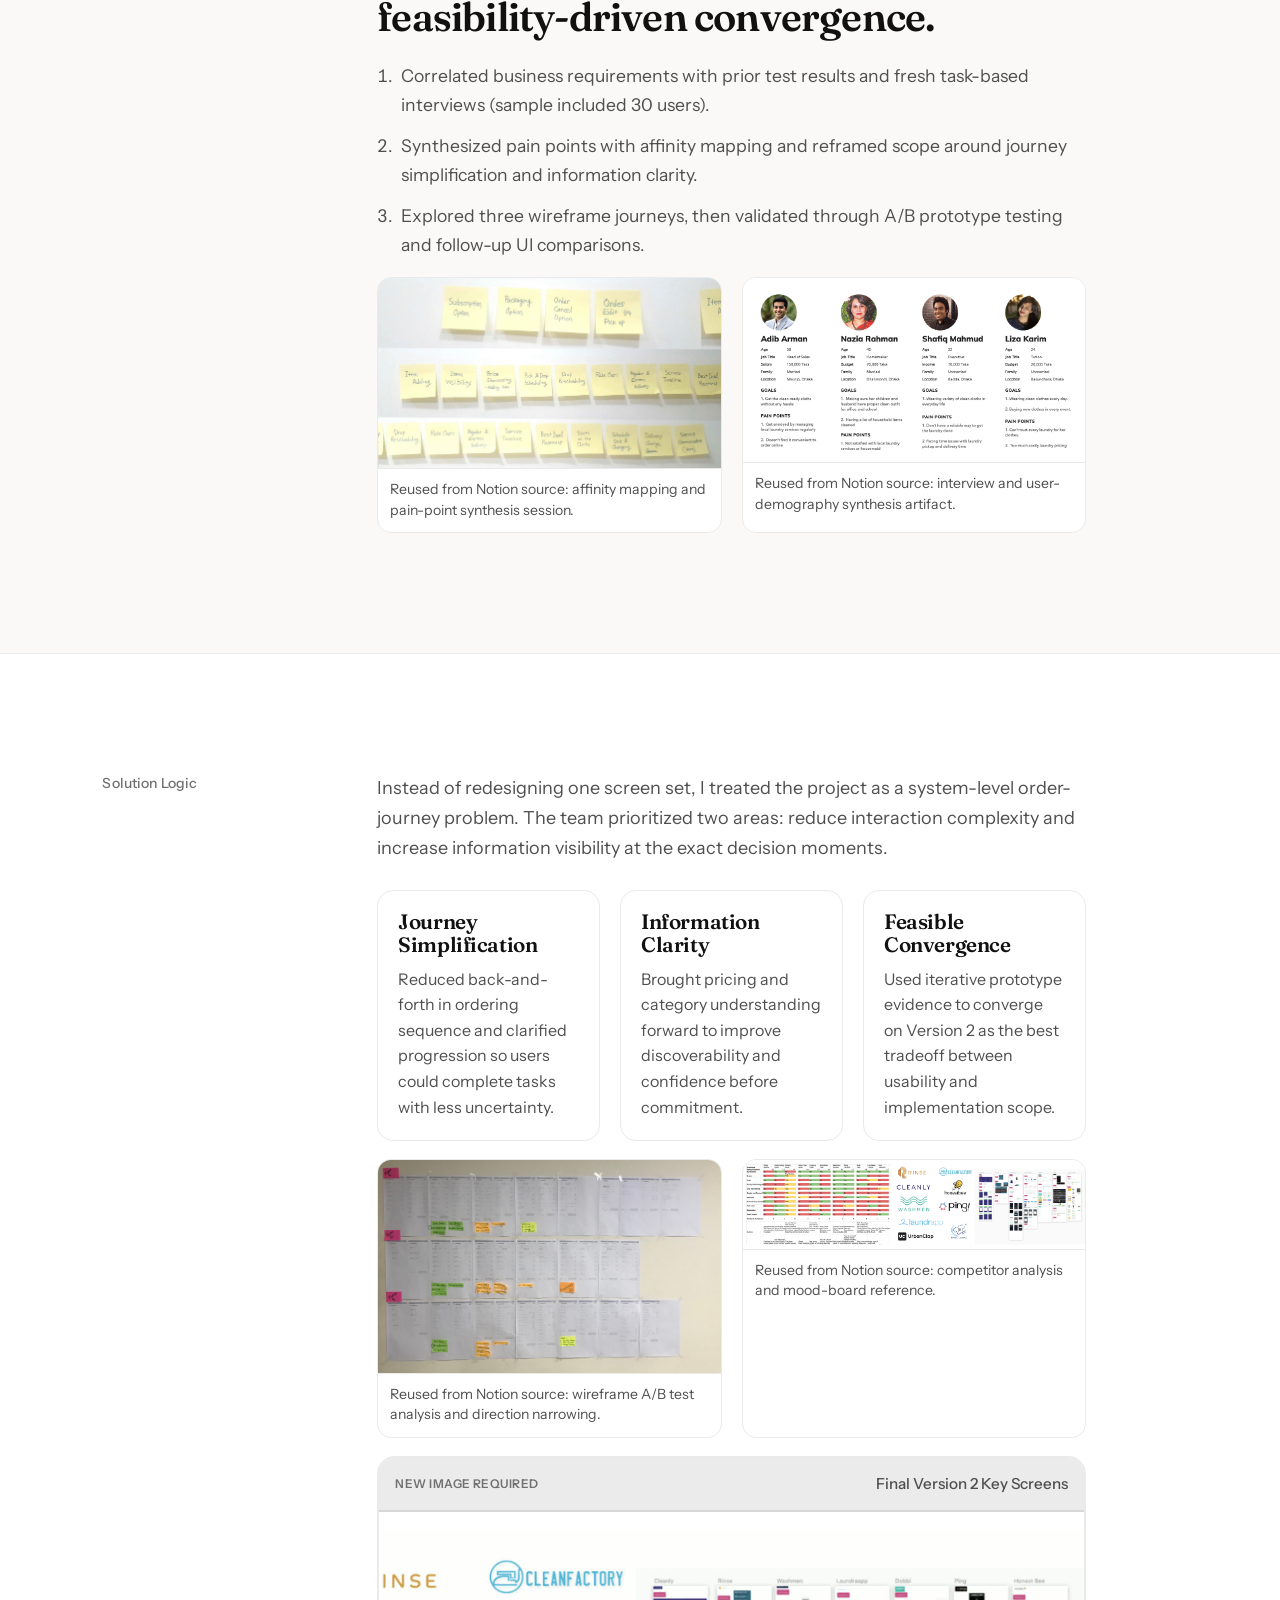
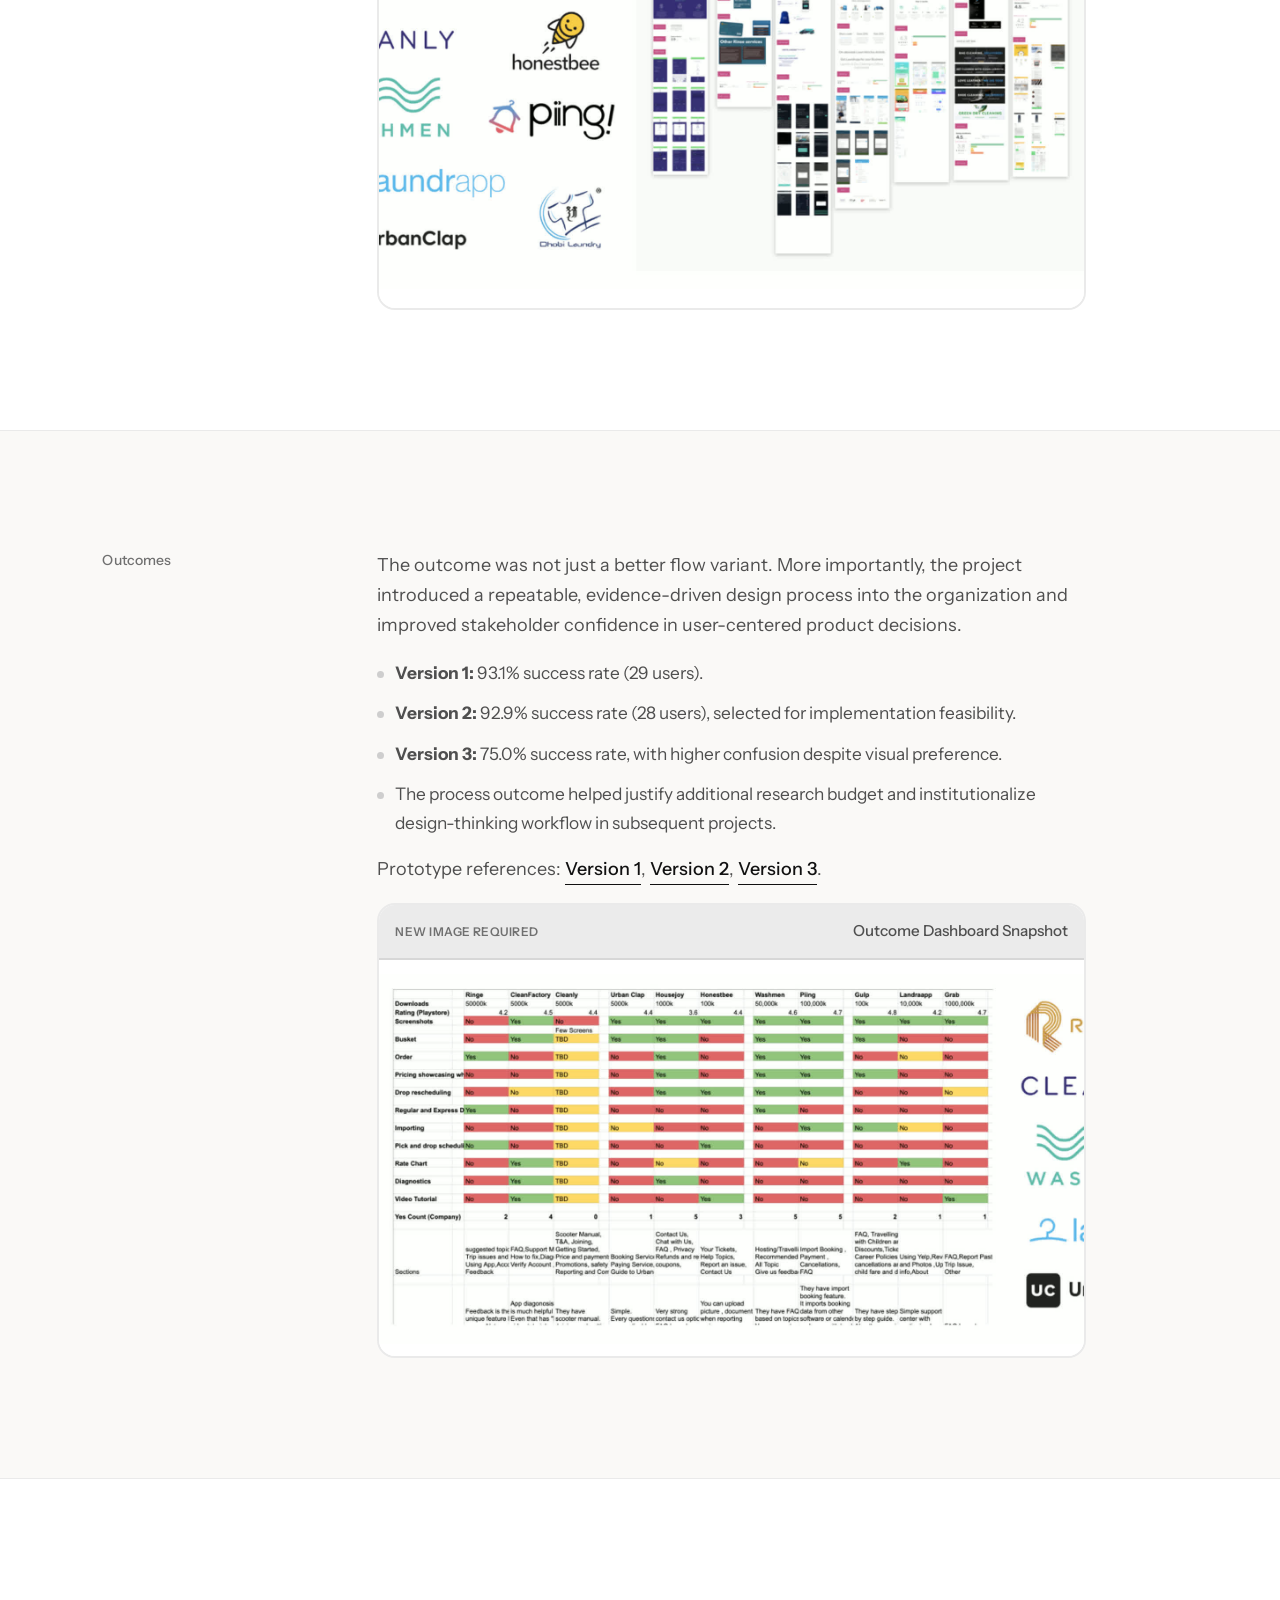
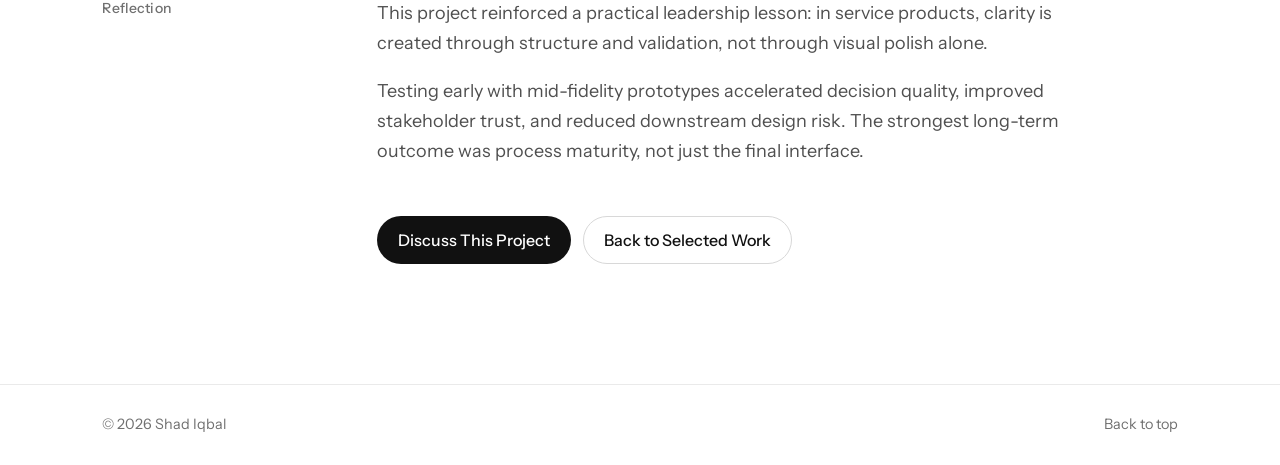
<file: laundry-case-study.html>
<!DOCTYPE html>
<html lang="en">
  <head>
    <meta charset="UTF-8" />
    <meta name="viewport" content="width=device-width, initial-scale=1.0" />
    <title>Laundry Service App Case Study | Shad Iqbal</title>
    <meta
      name="description"
      content="Laundry Service App case study by Shad Iqbal at Sheba.xyz: simplifying a complex order journey through research, iterative testing, and system-level UX decisions."
    />
    <link rel="icon" href="data:image/svg+xml,%3Csvg xmlns='http://www.w3.org/2000/svg'/%3E" />
    <link rel="preconnect" href="https://fonts.googleapis.com" />
    <link rel="preconnect" href="https://fonts.gstatic.com" crossorigin />
    <link
      href="https://fonts.googleapis.com/css2?family=Fraunces:opsz,wght@9..144,600;9..144,700&family=Instrument+Sans:wght@400;500;600&display=swap"
      rel="stylesheet"
    />
    <link rel="stylesheet" href="./homepage.css" />
    <link rel="stylesheet" href="./case-study.css" />
  </head>
  <body>
    <header class="site-header">
      <div class="container nav-row">
        <a class="brand" href="./homepage.html">Shad Iqbal</a>
        <nav aria-label="Case study navigation">
          <ul class="nav-links">
            <li><a href="./work.html">Work</a></li>
            <li><a href="#outcomes">Outcomes</a></li>
            <li><a href="#reflection">Reflection</a></li>
            <li><a href="#contact-link">Contact</a></li>
          </ul>
        </nav>
      </div>
    </header>

    <main id="top">
      <section class="section case-hero">
        <div class="container grid-12">
          <div class="case-hero-copy" data-reveal>
            <p class="eyebrow">Case Study</p>
            <h1>Laundry Service App</h1>
            <p class="lead">
              Turning an over-complicated service-order flow into a clearer,
              test-validated journey for scale.
            </p>
            <p class="body-large">
              At Sheba.xyz, laundry was a high-demand service running on a flow
              originally built for a different operational model. My role was to
              structure the order experience through research, iterative testing,
              and decision-making that balanced user clarity with business and
              technical constraints.
            </p>
          </div>
          <aside class="case-meta-card" data-reveal aria-label="Project metadata">
            <h2 class="case-meta-title">Project Metadata</h2>
            <dl class="case-meta-grid">
              <div>
                <dt>Role</dt>
                <dd>UX Designer</dd>
              </div>
              <div>
                <dt>Scope</dt>
                <dd>Research strategy, wireframes, prototyping, UI, usability testing</dd>
              </div>
              <div>
                <dt>Organization</dt>
                <dd>Sheba.xyz (Sheba Platform Ltd)</dd>
              </div>
              <div>
                <dt>Timeline</dt>
                <dd>2019 (system originally launched in 2017)</dd>
              </div>
            </dl>
          </aside>
          <div class="case-media-wide" data-reveal>
            <figure class="media-placeholder media-tall has-media">
              <figcaption class="media-head">
                <span class="media-kind">Hero Visual Needed</span>
                <span class="media-title">Final Product Collage</span>
              </figcaption>
              <div class="media-body">
                <img
                  class="media-real-image"
                  src="./assets/case-study-media/laundry-hero.jpg"
                  alt="Laundry service ordering flow and friction analysis artifact"
                  loading="lazy"
                  decoding="async"
                />
              </div>
            </figure>
          </div>
        </div>
      </section>

      <section class="section case-section" id="context">
        <div class="container grid-12">
          <div class="case-label" data-reveal>
            <p class="eyebrow">Context</p>
          </div>
          <div class="case-content" data-reveal>
            <p class="body-large">
              Sheba.xyz was scaling rapidly across 90+ lifestyle services in
              Bangladesh, and laundry became one of the most frequently used.
              The existing flow was built in 2017 and no longer matched current
              service complexity, user expectations, or operational load.
            </p>
            <p class="body-large">
              By 2019, support involvement and complaints had increased. The
              product question was no longer about polishing screens; it was about
              building an ordering structure that could support growth while
              keeping decision-making simple for users.
            </p>
          </div>
        </div>
      </section>

      <section class="section case-section case-section-alt" id="problem">
        <div class="container grid-12">
          <div class="case-label" data-reveal>
            <p class="eyebrow">The Problem</p>
          </div>
          <div class="case-content" data-reveal>
            <h2>
              The challenge was not a single UI issue. The deeper issue was
              structural mismatch in the ordering model.
            </h2>
            <p class="body-large">
              Laundry had different operational logic from other service
              categories, but users were forced through a shared generic flow.
              That created confusion in action sequencing, information access,
              and order completion confidence.
            </p>
            <p class="body-large">
              The team anchored on one core framing question: how might we help
              users place laundry orders seamlessly while preserving business
              feasibility?
            </p>
          </div>
        </div>
      </section>

      <section class="section case-section" id="complexity">
        <div class="container grid-12">
          <div class="case-label" data-reveal>
            <p class="eyebrow">Complexity</p>
          </div>
          <div class="case-content" data-reveal>
            <p class="body-large">This work involved complexity across:</p>
            <ul class="case-list">
              <li>
                User behavior and trust: customers needed clear control over
                time, pricing, and next steps during ordering.
              </li>
              <li>
                Product structure: unclear CTA logic, hidden information
                (including pricing visibility), and over-extended journey steps.
              </li>
              <li>
                Operational constraints: technical limitations required decisions
                that could be implemented without breaking broader platform logic.
              </li>
              <li>
                Cross-functional alignment: design decisions needed buy-in from
                business, product, and tech stakeholders.
              </li>
            </ul>
          </div>
        </div>
      </section>

      <section class="section case-section case-section-alt" id="approach">
        <div class="container grid-12">
          <div class="case-label" data-reveal>
            <p class="eyebrow">Strategic Approach</p>
          </div>
          <div class="case-content" data-reveal>
            <h2>
              I used evidence-led iteration: research, synthesis, multi-variant
              testing, then feasibility-driven convergence.
            </h2>
            <ol class="case-steps">
              <li>
                Correlated business requirements with prior test results and fresh
                task-based interviews (sample included 30 users).
              </li>
              <li>
                Synthesized pain points with affinity mapping and reframed scope
                around journey simplification and information clarity.
              </li>
              <li>
                Explored three wireframe journeys, then validated through A/B
                prototype testing and follow-up UI comparisons.
              </li>
            </ol>
            <div class="source-image-grid">
              <figure class="source-image">
                <img
                  src="./assets/source/laundry/laundry-01.jpeg"
                  alt="Affinity mapping workshop board from the laundry service case study"
                  loading="lazy"
                />
                <figcaption class="source-caption">
                  Reused from Notion source: affinity mapping and pain-point synthesis session.
                </figcaption>
              </figure>
              <figure class="source-image">
                <img
                  src="./assets/source/laundry/laundry-02.png"
                  alt="User demographic and interview synthesis chart from case study"
                  loading="lazy"
                />
                <figcaption class="source-caption">
                  Reused from Notion source: interview and user-demography synthesis artifact.
                </figcaption>
              </figure>
            </div>
          </div>
        </div>
      </section>

      <section class="section case-section" id="solution-logic">
        <div class="container grid-12">
          <div class="case-label" data-reveal>
            <p class="eyebrow">Solution Logic</p>
          </div>
          <div class="case-content" data-reveal>
            <p class="body-large">
              Instead of redesigning one screen set, I treated the project as a
              system-level order-journey problem. The team prioritized two areas:
              reduce interaction complexity and increase information visibility at
              the exact decision moments.
            </p>
            <div class="logic-grid">
              <article class="logic-card">
                <h3>Journey Simplification</h3>
                <p>
                  Reduced back-and-forth in ordering sequence and clarified
                  progression so users could complete tasks with less uncertainty.
                </p>
              </article>
              <article class="logic-card">
                <h3>Information Clarity</h3>
                <p>
                  Brought pricing and category understanding forward to improve
                  discoverability and confidence before commitment.
                </p>
              </article>
              <article class="logic-card">
                <h3>Feasible Convergence</h3>
                <p>
                  Used iterative prototype evidence to converge on Version 2 as
                  the best tradeoff between usability and implementation scope.
                </p>
              </article>
            </div>
            <div class="source-image-grid">
              <figure class="source-image">
                <img
                  src="./assets/source/laundry/laundry-03.jpeg"
                  alt="Wireframe A/B testing analysis board from case study"
                  loading="lazy"
                />
                <figcaption class="source-caption">
                  Reused from Notion source: wireframe A/B test analysis and direction narrowing.
                </figcaption>
              </figure>
              <figure class="source-image">
                <img
                  src="./assets/source/laundry/laundry-04.png"
                  alt="Competitor analysis and mood board artifact from case study"
                  loading="lazy"
                />
                <figcaption class="source-caption">
                  Reused from Notion source: competitor analysis and mood-board reference.
                </figcaption>
              </figure>
            </div>
            <figure class="media-placeholder media-short has-media">
              <figcaption class="media-head">
                <span class="media-kind">New Image Required</span>
                <span class="media-title">Final Version 2 Key Screens</span>
              </figcaption>
              <div class="media-body">
                <img
                  class="media-real-image"
                  src="./assets/case-study-media/laundry-v2-key-screens.jpg"
                  alt="Laundry service benchmark screens and category-level market references"
                  loading="lazy"
                  decoding="async"
                />
              </div>
            </figure>
          </div>
        </div>
      </section>

      <section class="section case-section case-section-alt" id="outcomes">
        <div class="container grid-12">
          <div class="case-label" data-reveal>
            <p class="eyebrow">Outcomes</p>
          </div>
          <div class="case-content" data-reveal>
            <p class="body-large">
              The outcome was not just a better flow variant. More importantly,
              the project introduced a repeatable, evidence-driven design process
              into the organization and improved stakeholder confidence in
              user-centered product decisions.
            </p>
            <ul class="metrics-list">
              <li><strong>Version 1:</strong> 93.1% success rate (29 users).</li>
              <li><strong>Version 2:</strong> 92.9% success rate (28 users), selected for implementation feasibility.</li>
              <li><strong>Version 3:</strong> 75.0% success rate, with higher confusion despite visual preference.</li>
              <li>
                The process outcome helped justify additional research budget and
                institutionalize design-thinking workflow in subsequent projects.
              </li>
            </ul>
            <p class="body-large">
              Prototype references:
              <a class="inline-link" href="https://invis.io/A8PWNF82EF6" target="_blank" rel="noreferrer">Version 1</a>,
              <a class="inline-link" href="https://projects.invisionapp.com/share/T4PXHTGWAVC#/screens" target="_blank" rel="noreferrer">Version 2</a>,
              <a class="inline-link" href="https://projects.invisionapp.com/share/W7PRBVRRM5T#/screens" target="_blank" rel="noreferrer">Version 3</a>.
            </p>
            <figure class="media-placeholder media-short has-media">
              <figcaption class="media-head">
                <span class="media-kind">New Image Required</span>
                <span class="media-title">Outcome Dashboard Snapshot</span>
              </figcaption>
              <div class="media-body">
                <img
                  class="media-real-image"
                  src="./assets/case-study-media/laundry-outcome-snapshot.jpg"
                  alt="Laundry feature comparison matrix used to evaluate delivery and pricing coverage"
                  loading="lazy"
                  decoding="async"
                />
              </div>
            </figure>
          </div>
        </div>
      </section>

      <section class="section case-section" id="reflection">
        <div class="container grid-12">
          <div class="case-label" data-reveal>
            <p class="eyebrow">Reflection</p>
          </div>
          <div class="case-content" data-reveal>
            <p class="body-large">
              This project reinforced a practical leadership lesson: in service
              products, clarity is created through structure and validation, not
              through visual polish alone.
            </p>
            <p class="body-large">
              Testing early with mid-fidelity prototypes accelerated decision
              quality, improved stakeholder trust, and reduced downstream design
              risk. The strongest long-term outcome was process maturity, not just
              the final interface.
            </p>
            <div class="cta-row" id="contact-link">
              <a class="button button-primary" href="mailto:hello@shadiqbal.com"
                >Discuss This Project</a
              >
              <a class="button button-secondary" href="./work.html"
                >Back to Selected Work</a
              >
            </div>
          </div>
        </div>
      </section>
    </main>

    <footer class="site-footer">
      <div class="container footer-row">
        <p>&copy; 2026 Shad Iqbal</p>
        <a href="#top">Back to top</a>
      </div>
    </footer>

    <script src="https://mcp.figma.com/mcp/html-to-design/capture.js" async></script>
    <script>
      const revealElements = document.querySelectorAll("[data-reveal]");
      const canAnimate =
        "IntersectionObserver" in window &&
        !window.matchMedia("(prefers-reduced-motion: reduce)").matches;

      if (canAnimate) {
        document.documentElement.classList.add("reveal-ready");
        const observer = new IntersectionObserver(
          (entries) => {
            entries.forEach((entry) => {
              if (entry.isIntersecting) {
                entry.target.classList.add("in-view");
                observer.unobserve(entry.target);
              }
            });
          },
          { threshold: 0.16 }
        );

        revealElements.forEach((el) => observer.observe(el));
      } else {
        revealElements.forEach((el) => el.classList.add("in-view"));
      }
    </script>
  </body>
</html>
</file>
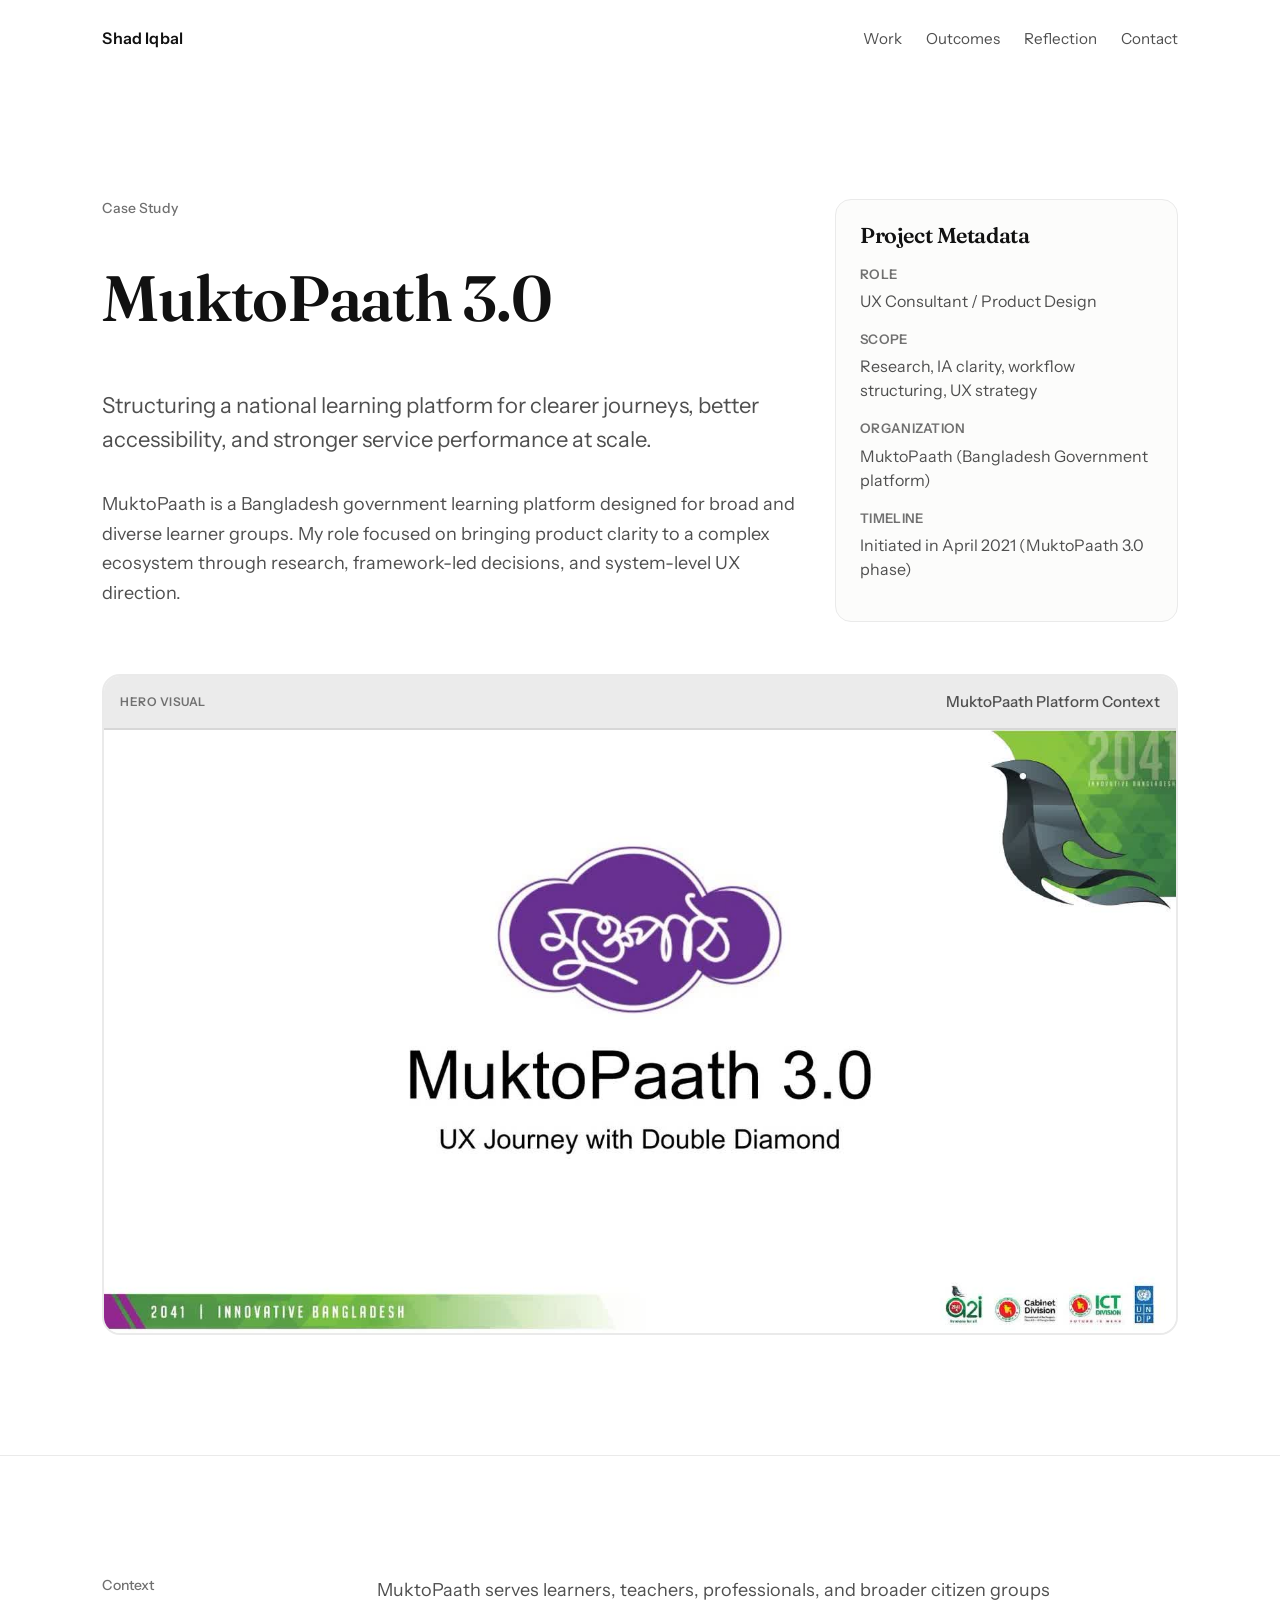
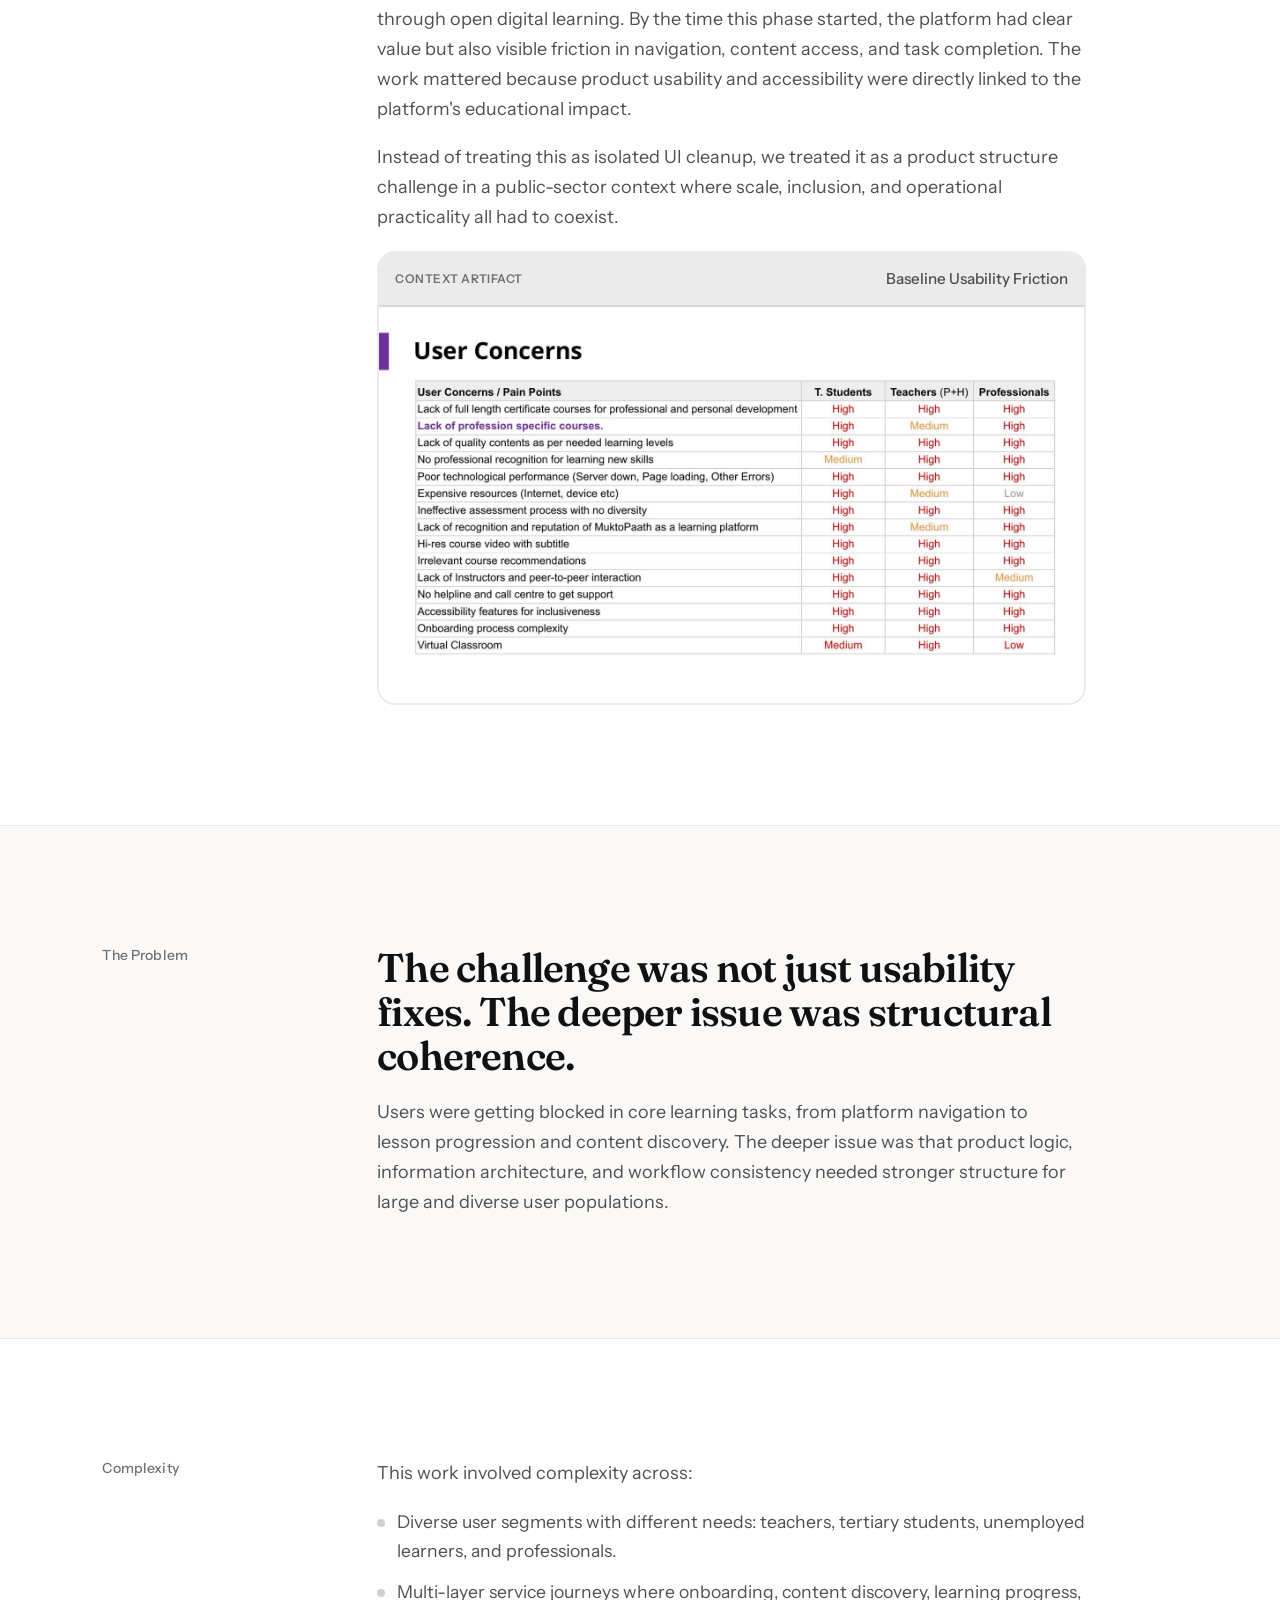
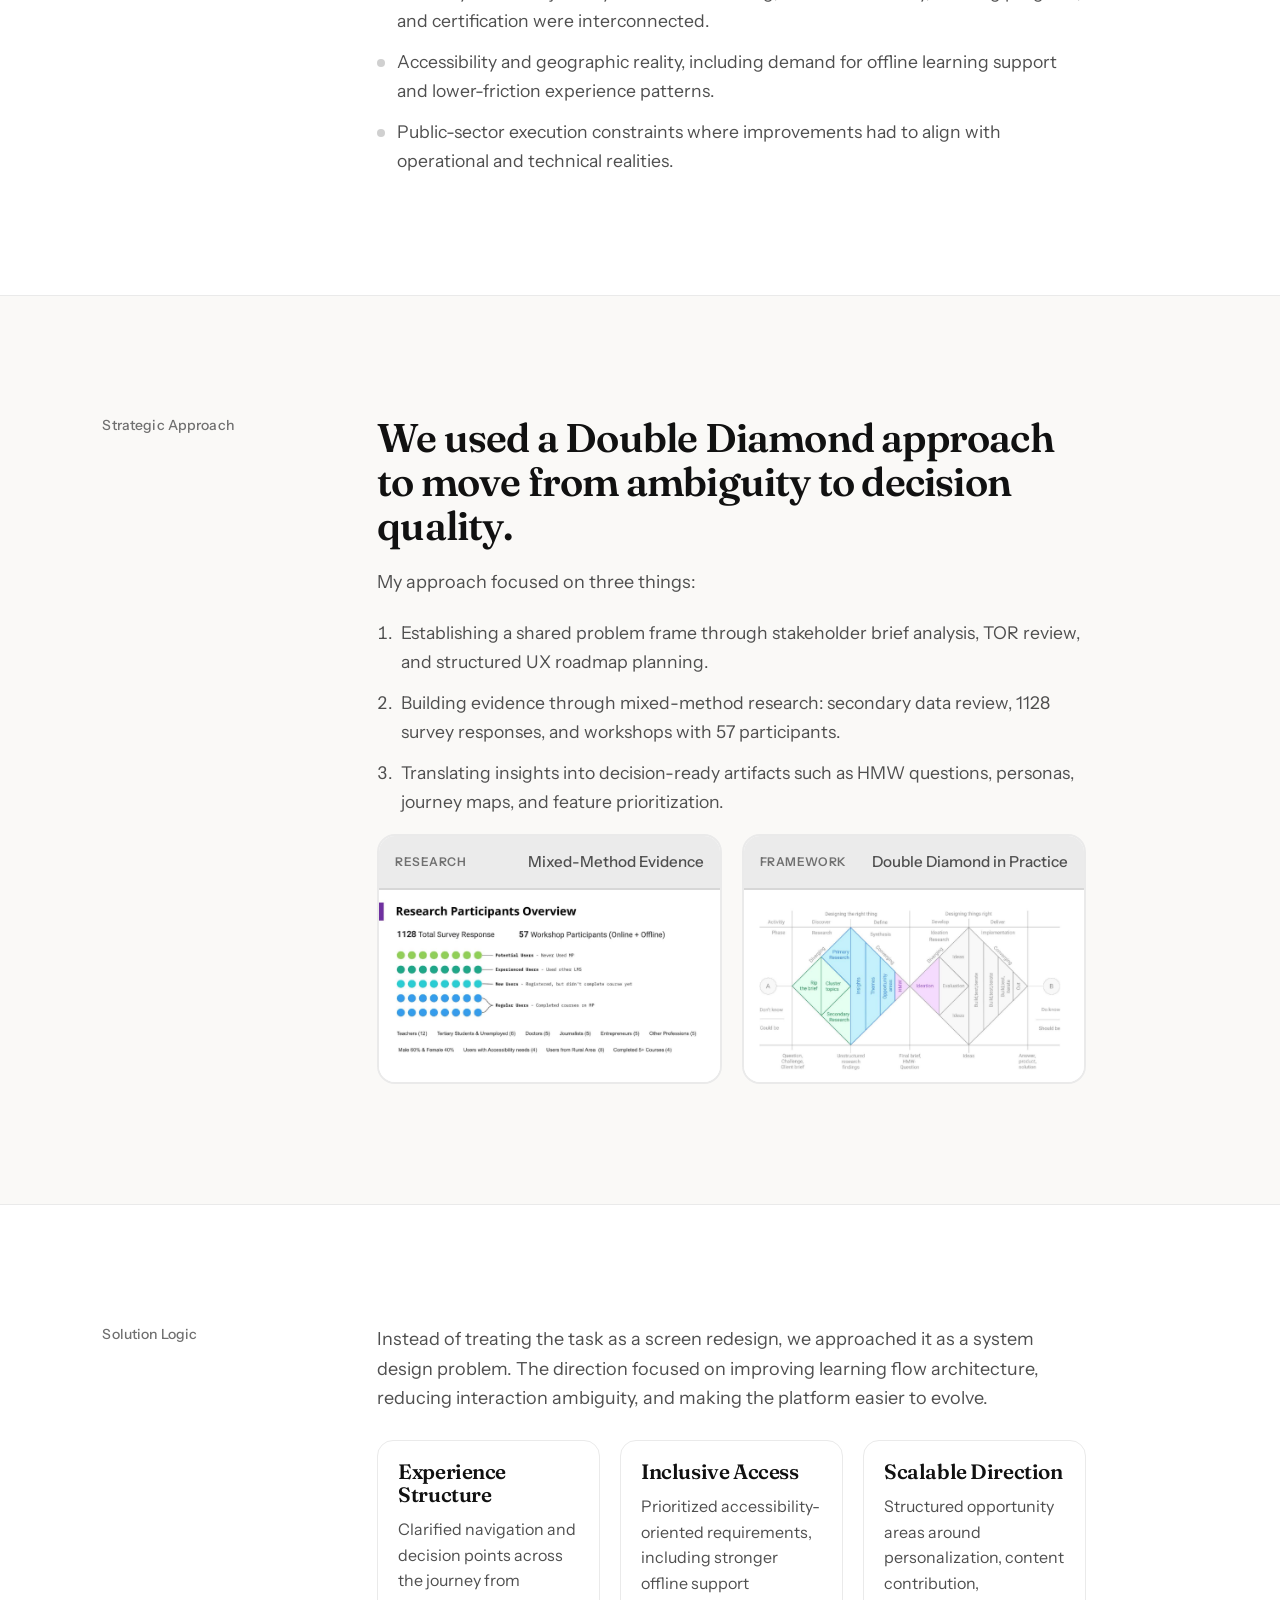
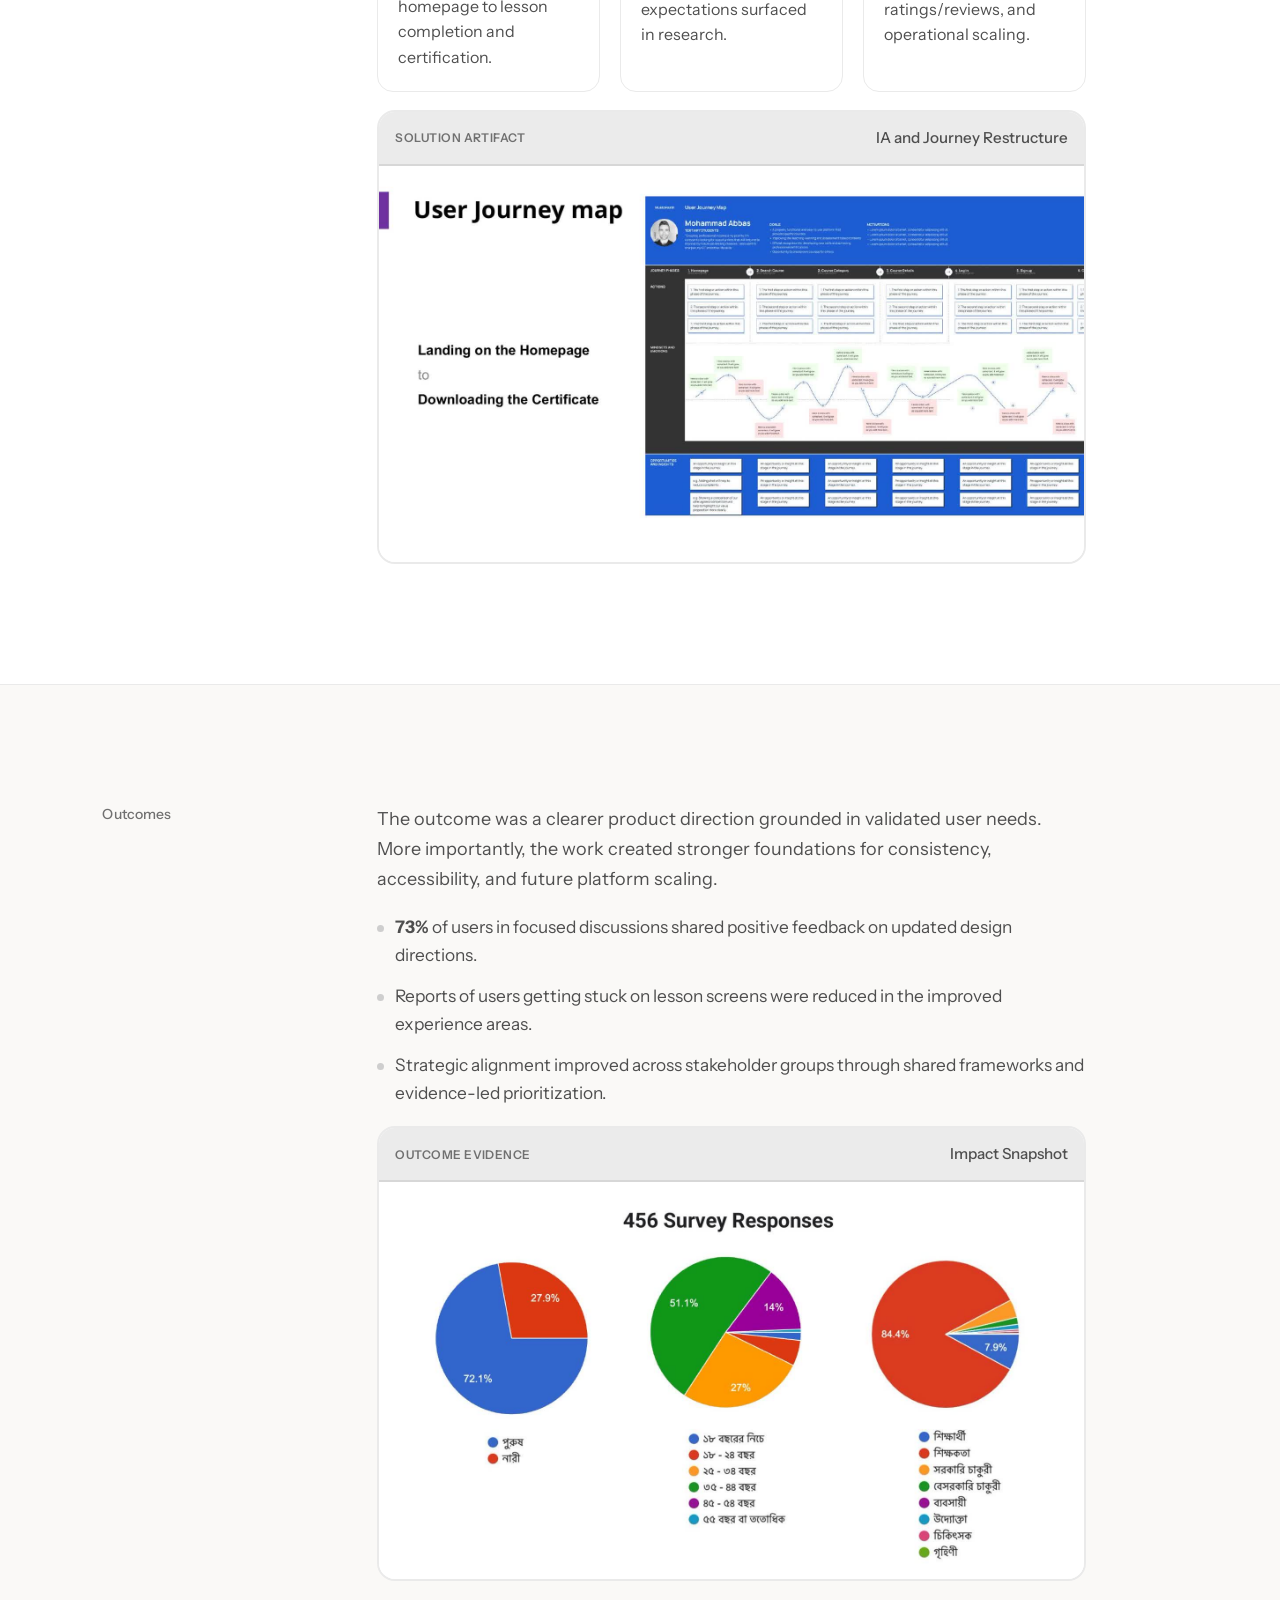
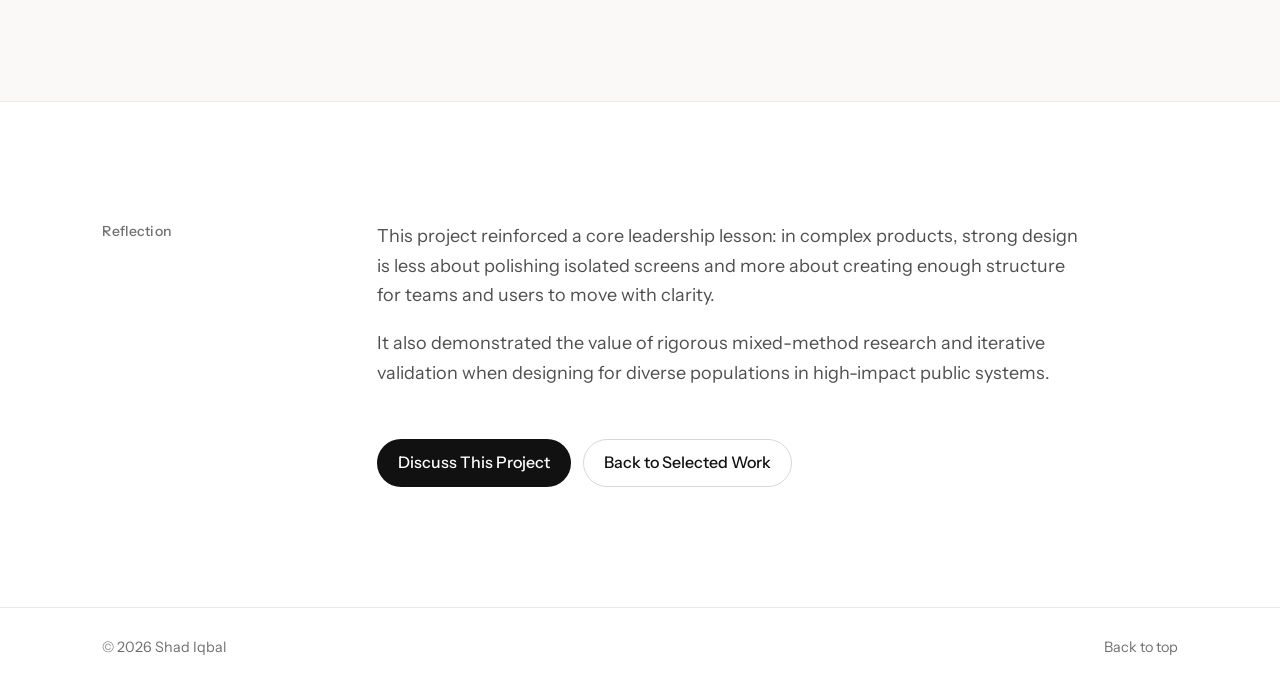
<file: muktopaath-case-study.html>
<!DOCTYPE html>
<html lang="en">
  <head>
    <meta charset="UTF-8" />
    <meta name="viewport" content="width=device-width, initial-scale=1.0" />
    <title>MuktoPaath 3.0 Case Study | Shad Iqbal</title>
    <meta
      name="description"
      content="MuktoPaath 3.0 case study by Shad Iqbal: structuring a national learning platform through research, systems thinking, and accessibility-focused product direction."
    />
    <link rel="icon" href="data:image/svg+xml,%3Csvg xmlns='http://www.w3.org/2000/svg'/%3E" />
    <link rel="preconnect" href="https://fonts.googleapis.com" />
    <link rel="preconnect" href="https://fonts.gstatic.com" crossorigin />
    <link
      href="https://fonts.googleapis.com/css2?family=Fraunces:opsz,wght@9..144,600;9..144,700&family=Instrument+Sans:wght@400;500;600&display=swap"
      rel="stylesheet"
    />
    <link rel="stylesheet" href="./homepage.css" />
    <link rel="stylesheet" href="./case-study.css" />
  </head>
  <body>
    <header class="site-header">
      <div class="container nav-row">
        <a class="brand" href="./homepage.html">Shad Iqbal</a>
        <nav aria-label="Case study navigation">
          <ul class="nav-links">
            <li><a href="./work.html">Work</a></li>
            <li><a href="#outcomes">Outcomes</a></li>
            <li><a href="#reflection">Reflection</a></li>
            <li><a href="#contact-link">Contact</a></li>
          </ul>
        </nav>
      </div>
    </header>

    <main id="top">
      <section class="section case-hero">
        <div class="container grid-12">
          <div class="case-hero-copy" data-reveal>
            <p class="eyebrow">Case Study</p>
            <h1>MuktoPaath 3.0</h1>
            <p class="lead">
              Structuring a national learning platform for clearer journeys,
              better accessibility, and stronger service performance at scale.
            </p>
            <p class="body-large">
              MuktoPaath is a Bangladesh government learning platform designed for
              broad and diverse learner groups. My role focused on bringing
              product clarity to a complex ecosystem through research, framework-led
              decisions, and system-level UX direction.
            </p>
          </div>
          <aside class="case-meta-card" data-reveal aria-label="Project metadata">
            <h2 class="case-meta-title">Project Metadata</h2>
            <dl class="case-meta-grid">
              <div>
                <dt>Role</dt>
                <dd>UX Consultant / Product Design</dd>
              </div>
              <div>
                <dt>Scope</dt>
                <dd>Research, IA clarity, workflow structuring, UX strategy</dd>
              </div>
              <div>
                <dt>Organization</dt>
                <dd>MuktoPaath (Bangladesh Government platform)</dd>
              </div>
              <div>
                <dt>Timeline</dt>
                <dd>Initiated in April 2021 (MuktoPaath 3.0 phase)</dd>
              </div>
            </dl>
          </aside>
          <div class="case-media-wide" data-reveal>
            <figure class="media-placeholder media-tall has-media">
              <figcaption class="media-head">
                <span class="media-kind">Hero Visual</span>
                <span class="media-title">MuktoPaath Platform Context</span>
              </figcaption>
              <div class="media-body">
                <img
                  class="media-real-image"
                  src="./assets/case-study-media/mukto-hero.jpg"
                  alt="MuktoPaath platform context slide from project source deck"
                  loading="lazy"
                  decoding="async"
                />
              </div>
            </figure>
          </div>
        </div>
      </section>

      <section class="section case-section" id="context">
        <div class="container grid-12">
          <div class="case-label" data-reveal>
            <p class="eyebrow">Context</p>
          </div>
          <div class="case-content" data-reveal>
            <p class="body-large">
              MuktoPaath serves learners, teachers, professionals, and broader
              citizen groups through open digital learning. By the time this phase
              started, the platform had clear value but also visible friction in
              navigation, content access, and task completion. The work mattered
              because product usability and accessibility were directly linked to the
              platform&apos;s educational impact.
            </p>
            <p class="body-large">
              Instead of treating this as isolated UI cleanup, we treated it as a
              product structure challenge in a public-sector context where scale,
              inclusion, and operational practicality all had to coexist.
            </p>
            <figure class="media-placeholder media-short has-media">
              <figcaption class="media-head">
                <span class="media-kind">Context Artifact</span>
                <span class="media-title">Baseline Usability Friction</span>
              </figcaption>
              <div class="media-body">
                <img
                  class="media-real-image"
                  src="./assets/case-study-media/mukto-baseline-friction.jpg"
                  alt="MuktoPaath user concerns and pain points matrix"
                  loading="lazy"
                  decoding="async"
                />
              </div>
            </figure>
          </div>
        </div>
      </section>

      <section class="section case-section case-section-alt" id="problem">
        <div class="container grid-12">
          <div class="case-label" data-reveal>
            <p class="eyebrow">The Problem</p>
          </div>
          <div class="case-content" data-reveal>
            <h2>
              The challenge was not just usability fixes. The deeper issue was
              structural coherence.
            </h2>
            <p class="body-large">
              Users were getting blocked in core learning tasks, from platform
              navigation to lesson progression and content discovery. The deeper
              issue was that product logic, information architecture, and workflow
              consistency needed stronger structure for large and diverse user
              populations.
            </p>
          </div>
        </div>
      </section>

      <section class="section case-section" id="complexity">
        <div class="container grid-12">
          <div class="case-label" data-reveal>
            <p class="eyebrow">Complexity</p>
          </div>
          <div class="case-content" data-reveal>
            <p class="body-large">This work involved complexity across:</p>
            <ul class="case-list">
              <li>
                Diverse user segments with different needs: teachers, tertiary
                students, unemployed learners, and professionals.
              </li>
              <li>
                Multi-layer service journeys where onboarding, content discovery,
                learning progress, and certification were interconnected.
              </li>
              <li>
                Accessibility and geographic reality, including demand for offline
                learning support and lower-friction experience patterns.
              </li>
              <li>
                Public-sector execution constraints where improvements had to align
                with operational and technical realities.
              </li>
            </ul>
          </div>
        </div>
      </section>

      <section class="section case-section case-section-alt" id="approach">
        <div class="container grid-12">
          <div class="case-label" data-reveal>
            <p class="eyebrow">Strategic Approach</p>
          </div>
          <div class="case-content" data-reveal>
            <h2>
              We used a Double Diamond approach to move from ambiguity to decision
              quality.
            </h2>
            <p class="body-large">My approach focused on three things:</p>
            <ol class="case-steps">
              <li>
                Establishing a shared problem frame through stakeholder brief
                analysis, TOR review, and structured UX roadmap planning.
              </li>
              <li>
                Building evidence through mixed-method research: secondary data
                review, 1128 survey responses, and workshops with 57 participants.
              </li>
              <li>
                Translating insights into decision-ready artifacts such as HMW
                questions, personas, journey maps, and feature prioritization.
              </li>
            </ol>
            <div class="media-grid">
              <figure class="media-placeholder media-short has-media">
                <figcaption class="media-head">
                  <span class="media-kind">Research</span>
                  <span class="media-title">Mixed-Method Evidence</span>
                </figcaption>
                <div class="media-body">
                  <img
                    class="media-real-image"
                    src="./assets/case-study-media/mukto-mixed-method.jpg"
                    alt="MuktoPaath mixed-method participant overview with survey and workshop counts"
                    loading="lazy"
                    decoding="async"
                  />
                </div>
              </figure>
              <figure class="media-placeholder media-short has-media">
                <figcaption class="media-head">
                  <span class="media-kind">Framework</span>
                  <span class="media-title">Double Diamond in Practice</span>
                </figcaption>
                <div class="media-body">
                  <img
                    class="media-real-image"
                    src="./assets/case-study-media/mukto-double-diamond.jpg"
                    alt="MuktoPaath double diamond framework map across research and delivery phases"
                    loading="lazy"
                    decoding="async"
                  />
                </div>
              </figure>
            </div>
          </div>
        </div>
      </section>

      <section class="section case-section" id="solution-logic">
        <div class="container grid-12">
          <div class="case-label" data-reveal>
            <p class="eyebrow">Solution Logic</p>
          </div>
          <div class="case-content" data-reveal>
            <p class="body-large">
              Instead of treating the task as a screen redesign, we approached it
              as a system design problem. The direction focused on improving
              learning flow architecture, reducing interaction ambiguity, and making
              the platform easier to evolve.
            </p>
            <div class="logic-grid">
              <article class="logic-card">
                <h3>Experience Structure</h3>
                <p>
                  Clarified navigation and decision points across the journey from
                  homepage to lesson completion and certification.
                </p>
              </article>
              <article class="logic-card">
                <h3>Inclusive Access</h3>
                <p>
                  Prioritized accessibility-oriented requirements, including stronger
                  offline support expectations surfaced in research.
                </p>
              </article>
              <article class="logic-card">
                <h3>Scalable Direction</h3>
                <p>
                  Structured opportunity areas around personalization, content
                  contribution, ratings/reviews, and operational scaling.
                </p>
              </article>
            </div>
            <figure class="media-placeholder media-short has-media">
              <figcaption class="media-head">
                <span class="media-kind">Solution Artifact</span>
                <span class="media-title">IA and Journey Restructure</span>
              </figcaption>
              <div class="media-body">
                <img
                  class="media-real-image"
                  src="./assets/case-study-media/mukto-journey-restructure.jpg"
                  alt="MuktoPaath user journey map from homepage to certificate flow"
                  loading="lazy"
                  decoding="async"
                />
              </div>
            </figure>
          </div>
        </div>
      </section>

      <section class="section case-section case-section-alt" id="outcomes">
        <div class="container grid-12">
          <div class="case-label" data-reveal>
            <p class="eyebrow">Outcomes</p>
          </div>
          <div class="case-content" data-reveal>
            <p class="body-large">
              The outcome was a clearer product direction grounded in validated
              user needs. More importantly, the work created stronger foundations for
              consistency, accessibility, and future platform scaling.
            </p>
            <ul class="metrics-list">
              <li>
                <strong>73%</strong> of users in focused discussions shared positive
                feedback on updated design directions.
              </li>
              <li>
                Reports of users getting stuck on lesson screens were reduced in the
                improved experience areas.
              </li>
              <li>
                Strategic alignment improved across stakeholder groups through shared
                frameworks and evidence-led prioritization.
              </li>
            </ul>
            <figure class="media-placeholder media-short has-media">
              <figcaption class="media-head">
                <span class="media-kind">Outcome Evidence</span>
                <span class="media-title">Impact Snapshot</span>
              </figcaption>
              <div class="media-body">
                <img
                  class="media-real-image"
                  src="./assets/case-study-media/mukto-impact-snapshot.jpg"
                  alt="MuktoPaath survey response snapshot with segmented participant insights"
                  loading="lazy"
                  decoding="async"
                />
              </div>
            </figure>
          </div>
        </div>
      </section>

      <section class="section case-section" id="reflection">
        <div class="container grid-12">
          <div class="case-label" data-reveal>
            <p class="eyebrow">Reflection</p>
          </div>
          <div class="case-content" data-reveal>
            <p class="body-large">
              This project reinforced a core leadership lesson: in complex products,
              strong design is less about polishing isolated screens and more about
              creating enough structure for teams and users to move with clarity.
            </p>
            <p class="body-large">
              It also demonstrated the value of rigorous mixed-method research and
              iterative validation when designing for diverse populations in
              high-impact public systems.
            </p>
            <div class="cta-row" id="contact-link">
              <a class="button button-primary" href="mailto:hello@shadiqbal.com"
                >Discuss This Project</a
              >
              <a class="button button-secondary" href="./work.html"
                >Back to Selected Work</a
              >
            </div>
          </div>
        </div>
      </section>
    </main>

    <footer class="site-footer">
      <div class="container footer-row">
        <p>&copy; 2026 Shad Iqbal</p>
        <a href="#top">Back to top</a>
      </div>
    </footer>

    <script src="https://mcp.figma.com/mcp/html-to-design/capture.js" async></script>
    <script>
      const revealElements = document.querySelectorAll("[data-reveal]");
      const canAnimate =
        "IntersectionObserver" in window &&
        !window.matchMedia("(prefers-reduced-motion: reduce)").matches;

      if (canAnimate) {
        document.documentElement.classList.add("reveal-ready");
        const observer = new IntersectionObserver(
          (entries) => {
            entries.forEach((entry) => {
              if (entry.isIntersecting) {
                entry.target.classList.add("in-view");
                observer.unobserve(entry.target);
              }
            });
          },
          { threshold: 0.16 }
        );

        revealElements.forEach((el) => observer.observe(el));
      } else {
        revealElements.forEach((el) => el.classList.add("in-view"));
      }
    </script>
  </body>
</html>
</file>
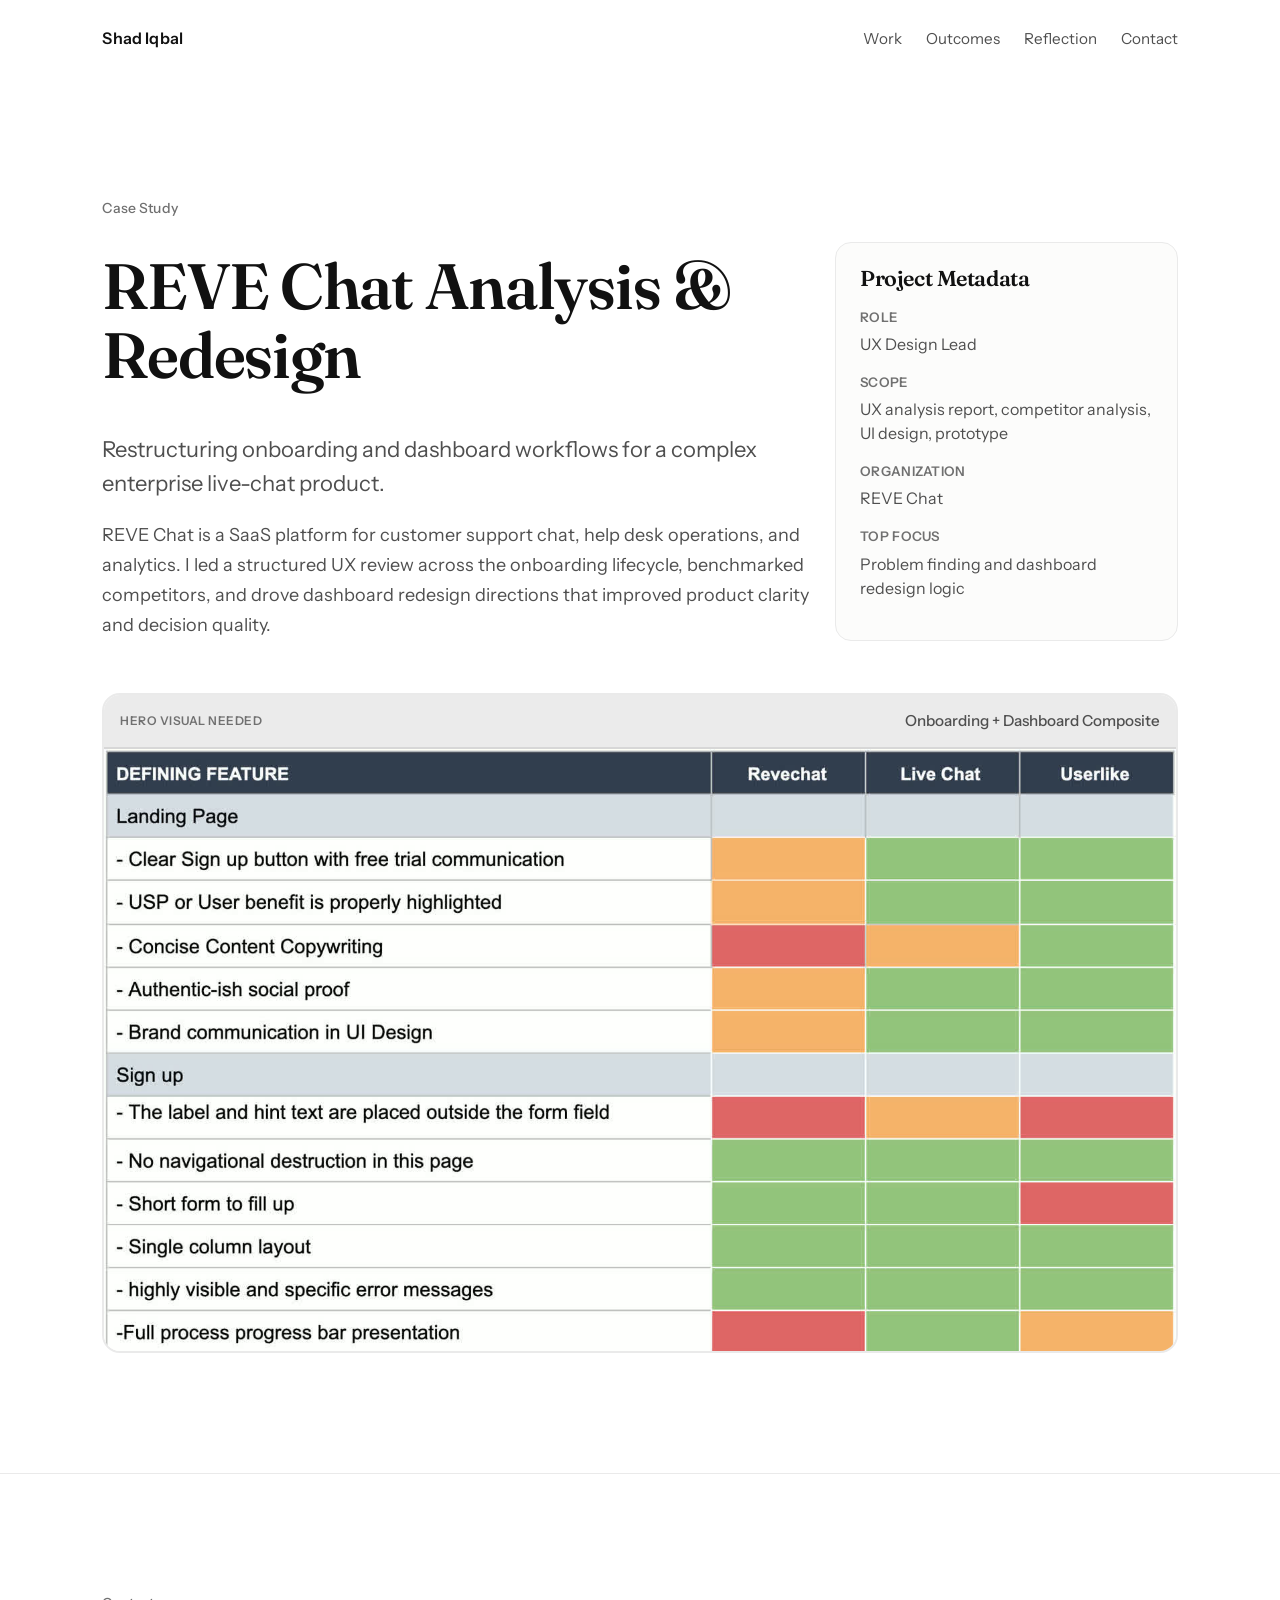
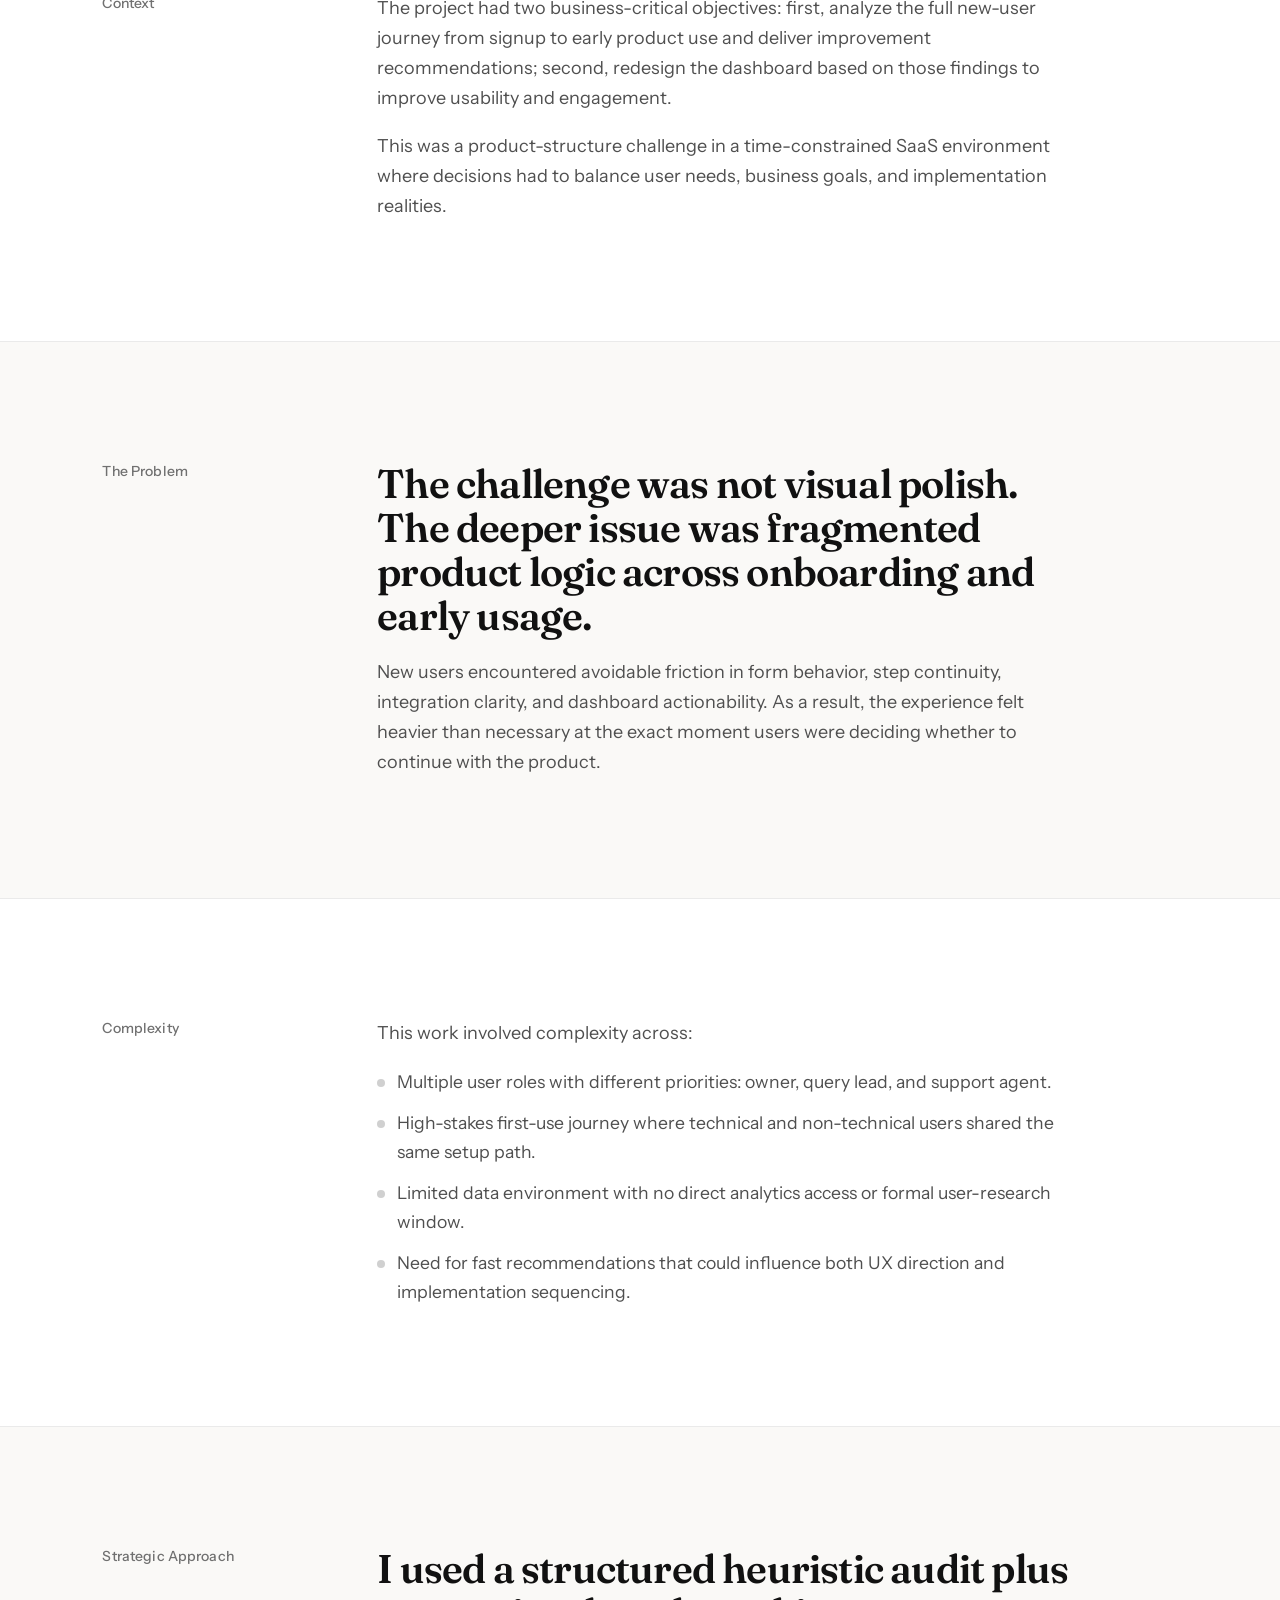
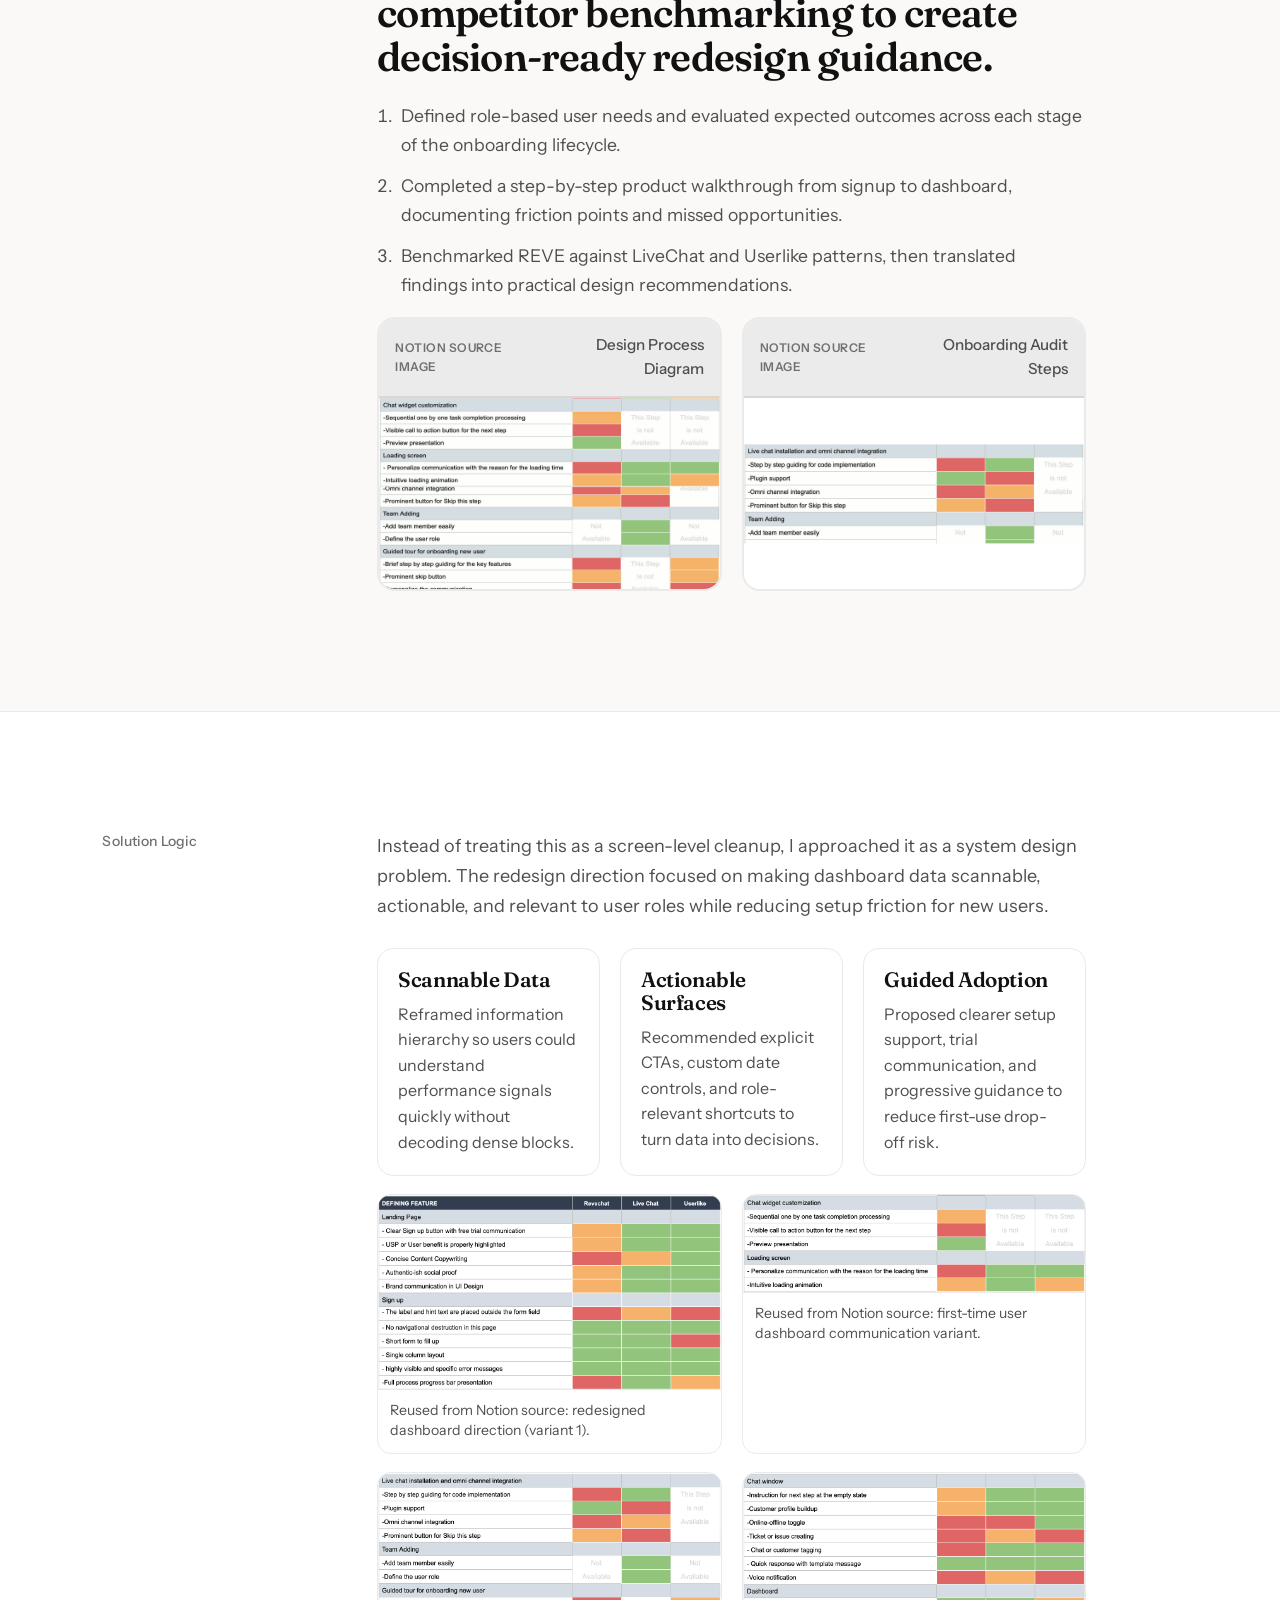
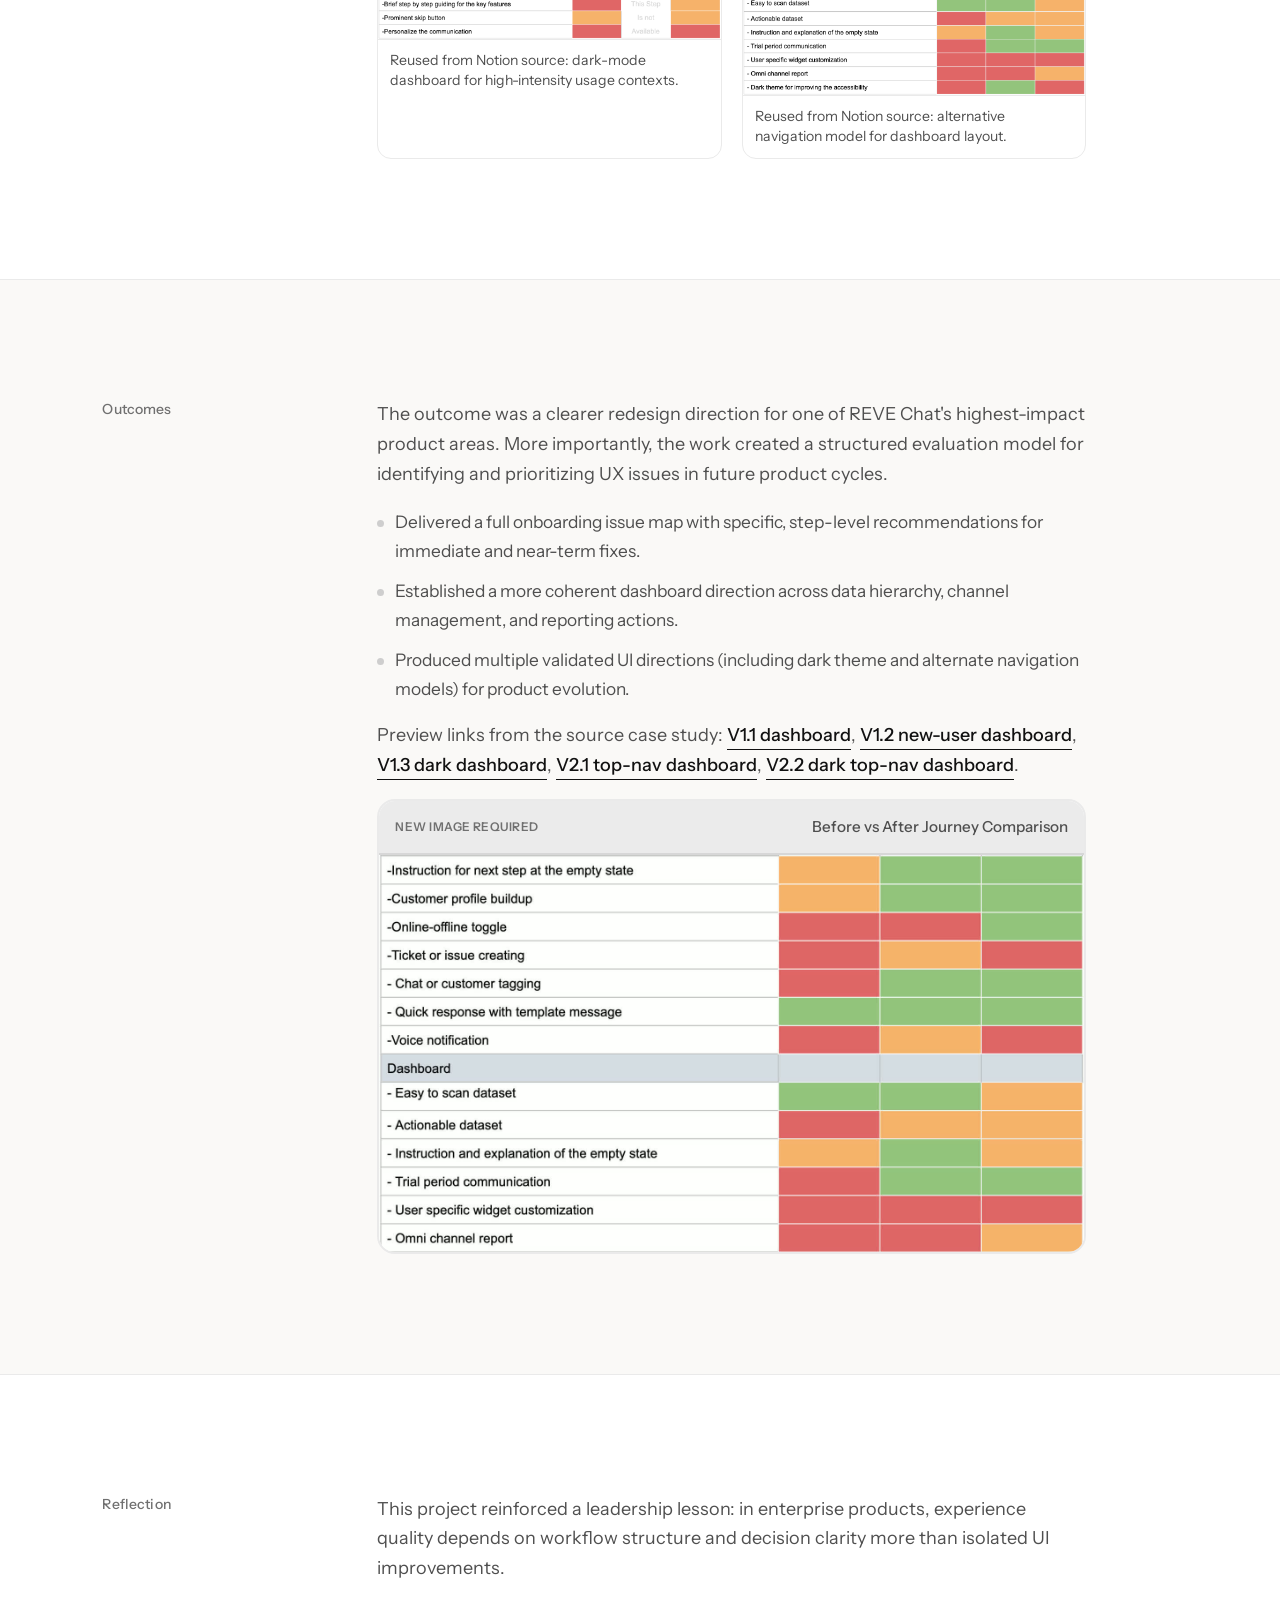
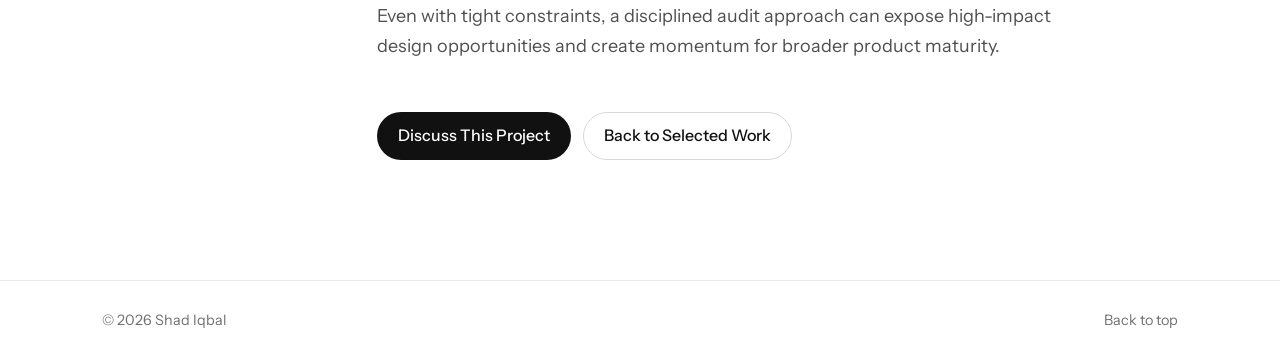
<file: reve-chat-case-study.html>
<!DOCTYPE html>
<html lang="en">
  <head>
    <meta charset="UTF-8" />
    <meta name="viewport" content="width=device-width, initial-scale=1.0" />
    <title>REVE Chat Analysis & Redesign Case Study | Shad Iqbal</title>
    <meta
      name="description"
      content="REVE Chat case study by Shad Iqbal: auditing onboarding and dashboard workflows, structuring UX decisions, and redesigning enterprise chat operations for better clarity."
    />
    <link rel="icon" href="data:image/svg+xml,%3Csvg xmlns='http://www.w3.org/2000/svg'/%3E" />
    <link rel="preconnect" href="https://fonts.googleapis.com" />
    <link rel="preconnect" href="https://fonts.gstatic.com" crossorigin />
    <link
      href="https://fonts.googleapis.com/css2?family=Fraunces:opsz,wght@9..144,600;9..144,700&family=Instrument+Sans:wght@400;500;600&display=swap"
      rel="stylesheet"
    />
    <link rel="stylesheet" href="./homepage.css" />
    <link rel="stylesheet" href="./case-study.css" />
  </head>
  <body>
    <header class="site-header">
      <div class="container nav-row">
        <a class="brand" href="./homepage.html">Shad Iqbal</a>
        <nav aria-label="Case study navigation">
          <ul class="nav-links">
            <li><a href="./work.html">Work</a></li>
            <li><a href="#outcomes">Outcomes</a></li>
            <li><a href="#reflection">Reflection</a></li>
            <li><a href="#contact-link">Contact</a></li>
          </ul>
        </nav>
      </div>
    </header>

    <main id="top">
      <section class="section case-hero">
        <div class="container grid-12">
          <div class="case-hero-copy" data-reveal>
            <p class="eyebrow">Case Study</p>
            <h1>REVE Chat Analysis & Redesign</h1>
            <p class="lead">
              Restructuring onboarding and dashboard workflows for a complex
              enterprise live-chat product.
            </p>
            <p class="body-large">
              REVE Chat is a SaaS platform for customer support chat, help desk
              operations, and analytics. I led a structured UX review across the
              onboarding lifecycle, benchmarked competitors, and drove dashboard
              redesign directions that improved product clarity and decision quality.
            </p>
          </div>
          <aside class="case-meta-card" data-reveal aria-label="Project metadata">
            <h2 class="case-meta-title">Project Metadata</h2>
            <dl class="case-meta-grid">
              <div>
                <dt>Role</dt>
                <dd>UX Design Lead</dd>
              </div>
              <div>
                <dt>Scope</dt>
                <dd>UX analysis report, competitor analysis, UI design, prototype</dd>
              </div>
              <div>
                <dt>Organization</dt>
                <dd>REVE Chat</dd>
              </div>
              <div>
                <dt>Top Focus</dt>
                <dd>Problem finding and dashboard redesign logic</dd>
              </div>
            </dl>
          </aside>
          <div class="case-media-wide" data-reveal>
            <figure class="media-placeholder media-tall has-media">
              <figcaption class="media-head">
                <span class="media-kind">Hero Visual Needed</span>
                <span class="media-title">Onboarding + Dashboard Composite</span>
              </figcaption>
              <div class="media-body">
                <img
                  class="media-real-image"
                  src="./assets/case-study-media/reve-hero.jpg"
                  alt="REVE Chat onboarding and dashboard evaluation matrix"
                  loading="lazy"
                  decoding="async"
                />
              </div>
            </figure>
          </div>
        </div>
      </section>

      <section class="section case-section" id="context">
        <div class="container grid-12">
          <div class="case-label" data-reveal>
            <p class="eyebrow">Context</p>
          </div>
          <div class="case-content" data-reveal>
            <p class="body-large">
              The project had two business-critical objectives: first, analyze the
              full new-user journey from signup to early product use and deliver
              improvement recommendations; second, redesign the dashboard based on
              those findings to improve usability and engagement.
            </p>
            <p class="body-large">
              This was a product-structure challenge in a time-constrained SaaS
              environment where decisions had to balance user needs, business goals,
              and implementation realities.
            </p>
          </div>
        </div>
      </section>

      <section class="section case-section case-section-alt" id="problem">
        <div class="container grid-12">
          <div class="case-label" data-reveal>
            <p class="eyebrow">The Problem</p>
          </div>
          <div class="case-content" data-reveal>
            <h2>
              The challenge was not visual polish. The deeper issue was fragmented
              product logic across onboarding and early usage.
            </h2>
            <p class="body-large">
              New users encountered avoidable friction in form behavior, step
              continuity, integration clarity, and dashboard actionability. As a
              result, the experience felt heavier than necessary at the exact moment
              users were deciding whether to continue with the product.
            </p>
          </div>
        </div>
      </section>

      <section class="section case-section" id="complexity">
        <div class="container grid-12">
          <div class="case-label" data-reveal>
            <p class="eyebrow">Complexity</p>
          </div>
          <div class="case-content" data-reveal>
            <p class="body-large">This work involved complexity across:</p>
            <ul class="case-list">
              <li>
                Multiple user roles with different priorities: owner, query lead,
                and support agent.
              </li>
              <li>
                High-stakes first-use journey where technical and non-technical
                users shared the same setup path.
              </li>
              <li>
                Limited data environment with no direct analytics access or formal
                user-research window.
              </li>
              <li>
                Need for fast recommendations that could influence both UX direction
                and implementation sequencing.
              </li>
            </ul>
          </div>
        </div>
      </section>

      <section class="section case-section case-section-alt" id="approach">
        <div class="container grid-12">
          <div class="case-label" data-reveal>
            <p class="eyebrow">Strategic Approach</p>
          </div>
          <div class="case-content" data-reveal>
            <h2>
              I used a structured heuristic audit plus competitor benchmarking to
              create decision-ready redesign guidance.
            </h2>
            <ol class="case-steps">
              <li>
                Defined role-based user needs and evaluated expected outcomes across
                each stage of the onboarding lifecycle.
              </li>
              <li>
                Completed a step-by-step product walkthrough from signup to
                dashboard, documenting friction points and missed opportunities.
              </li>
              <li>
                Benchmarked REVE against LiveChat and Userlike patterns, then
                translated findings into practical design recommendations.
              </li>
            </ol>
            <div class="media-grid">
              <figure class="media-placeholder media-short has-media">
                <figcaption class="media-head">
                  <span class="media-kind">Notion Source Image</span>
                  <span class="media-title">Design Process Diagram</span>
                </figcaption>
                <div class="media-body">
                  <img
                    class="media-real-image"
                    src="./assets/case-study-media/reve-design-process.jpg"
                    alt="REVE Chat design process and competitive benchmark flow"
                    loading="lazy"
                    decoding="async"
                  />
                </div>
              </figure>
              <figure class="media-placeholder media-short has-media">
                <figcaption class="media-head">
                  <span class="media-kind">Notion Source Image</span>
                  <span class="media-title">Onboarding Audit Steps</span>
                </figcaption>
                <div class="media-body">
                  <img
                    class="media-real-image"
                    src="./assets/case-study-media/reve-onboarding-audit.jpg"
                    alt="REVE Chat onboarding audit steps and issue distribution"
                    loading="lazy"
                    decoding="async"
                  />
                </div>
              </figure>
            </div>
          </div>
        </div>
      </section>

      <section class="section case-section" id="solution-logic">
        <div class="container grid-12">
          <div class="case-label" data-reveal>
            <p class="eyebrow">Solution Logic</p>
          </div>
          <div class="case-content" data-reveal>
            <p class="body-large">
              Instead of treating this as a screen-level cleanup, I approached it
              as a system design problem. The redesign direction focused on making
              dashboard data scannable, actionable, and relevant to user roles while
              reducing setup friction for new users.
            </p>
            <div class="logic-grid">
              <article class="logic-card">
                <h3>Scannable Data</h3>
                <p>
                  Reframed information hierarchy so users could understand performance
                  signals quickly without decoding dense blocks.
                </p>
              </article>
              <article class="logic-card">
                <h3>Actionable Surfaces</h3>
                <p>
                  Recommended explicit CTAs, custom date controls, and role-relevant
                  shortcuts to turn data into decisions.
                </p>
              </article>
              <article class="logic-card">
                <h3>Guided Adoption</h3>
                <p>
                  Proposed clearer setup support, trial communication, and progressive
                  guidance to reduce first-use drop-off risk.
                </p>
              </article>
            </div>
            <div class="source-image-grid">
              <figure class="source-image">
                <img
                  src="./assets/source/reve/reve-01.png"
                  alt="REVE Chat redesigned dashboard with side navigation"
                  loading="lazy"
                />
                <figcaption class="source-caption">
                  Reused from Notion source: redesigned dashboard direction (variant 1).
                </figcaption>
              </figure>
              <figure class="source-image">
                <img
                  src="./assets/source/reve/reve-02.png"
                  alt="REVE Chat new-user dashboard redesign variant"
                  loading="lazy"
                />
                <figcaption class="source-caption">
                  Reused from Notion source: first-time user dashboard communication variant.
                </figcaption>
              </figure>
            </div>
            <div class="source-image-grid">
              <figure class="source-image">
                <img
                  src="./assets/source/reve/reve-03.png"
                  alt="REVE Chat dark mode dashboard redesign with side navigation"
                  loading="lazy"
                />
                <figcaption class="source-caption">
                  Reused from Notion source: dark-mode dashboard for high-intensity usage contexts.
                </figcaption>
              </figure>
              <figure class="source-image">
                <img
                  src="./assets/source/reve/reve-04.png"
                  alt="REVE Chat dashboard redesign with top navigation"
                  loading="lazy"
                />
                <figcaption class="source-caption">
                  Reused from Notion source: alternative navigation model for dashboard layout.
                </figcaption>
              </figure>
            </div>
          </div>
        </div>
      </section>

      <section class="section case-section case-section-alt" id="outcomes">
        <div class="container grid-12">
          <div class="case-label" data-reveal>
            <p class="eyebrow">Outcomes</p>
          </div>
          <div class="case-content" data-reveal>
            <p class="body-large">
              The outcome was a clearer redesign direction for one of REVE Chat&apos;s
              highest-impact product areas. More importantly, the work created a
              structured evaluation model for identifying and prioritizing UX issues
              in future product cycles.
            </p>
            <ul class="metrics-list">
              <li>
                Delivered a full onboarding issue map with specific, step-level
                recommendations for immediate and near-term fixes.
              </li>
              <li>
                Established a more coherent dashboard direction across data
                hierarchy, channel management, and reporting actions.
              </li>
              <li>
                Produced multiple validated UI directions (including dark theme and
                alternate navigation models) for product evolution.
              </li>
            </ul>
            <p class="body-large">
              Preview links from the source case study:
              <a
                class="inline-link"
                href="./assets/source/reve/reve-01.png"
                target="_blank"
                rel="noreferrer"
                >V1.1 dashboard</a
              >,
              <a
                class="inline-link"
                href="./assets/source/reve/reve-02.png"
                target="_blank"
                rel="noreferrer"
                >V1.2 new-user dashboard</a
              >,
              <a
                class="inline-link"
                href="./assets/source/reve/reve-03.png"
                target="_blank"
                rel="noreferrer"
                >V1.3 dark dashboard</a
              >,
              <a
                class="inline-link"
                href="./assets/source/reve/reve-04.png"
                target="_blank"
                rel="noreferrer"
                >V2.1 top-nav dashboard</a
              >,
              <a
                class="inline-link"
                href="./assets/source/reve/reve-04.png"
                target="_blank"
                rel="noreferrer"
                >V2.2 dark top-nav dashboard</a
              >.
            </p>
            <figure class="media-placeholder media-short has-media">
              <figcaption class="media-head">
                <span class="media-kind">New Image Required</span>
                <span class="media-title">Before vs After Journey Comparison</span>
              </figcaption>
              <div class="media-body">
                <img
                  class="media-real-image"
                  src="./assets/case-study-media/reve-before-after.jpg"
                  alt="REVE Chat before-vs-after journey comparison matrix"
                  loading="lazy"
                  decoding="async"
                />
              </div>
            </figure>
          </div>
        </div>
      </section>

      <section class="section case-section" id="reflection">
        <div class="container grid-12">
          <div class="case-label" data-reveal>
            <p class="eyebrow">Reflection</p>
          </div>
          <div class="case-content" data-reveal>
            <p class="body-large">
              This project reinforced a leadership lesson: in enterprise products,
              experience quality depends on workflow structure and decision clarity
              more than isolated UI improvements.
            </p>
            <p class="body-large">
              Even with tight constraints, a disciplined audit approach can expose
              high-impact design opportunities and create momentum for broader
              product maturity.
            </p>
            <div class="cta-row" id="contact-link">
              <a class="button button-primary" href="mailto:hello@shadiqbal.com"
                >Discuss This Project</a
              >
              <a class="button button-secondary" href="./work.html"
                >Back to Selected Work</a
              >
            </div>
          </div>
        </div>
      </section>
    </main>

    <footer class="site-footer">
      <div class="container footer-row">
        <p>&copy; 2026 Shad Iqbal</p>
        <a href="#top">Back to top</a>
      </div>
    </footer>

    <script src="https://mcp.figma.com/mcp/html-to-design/capture.js" async></script>
    <script>
      const revealElements = document.querySelectorAll("[data-reveal]");
      const canAnimate =
        "IntersectionObserver" in window &&
        !window.matchMedia("(prefers-reduced-motion: reduce)").matches;

      if (canAnimate) {
        document.documentElement.classList.add("reveal-ready");
        const observer = new IntersectionObserver(
          (entries) => {
            entries.forEach((entry) => {
              if (entry.isIntersecting) {
                entry.target.classList.add("in-view");
                observer.unobserve(entry.target);
              }
            });
          },
          { threshold: 0.16 }
        );

        revealElements.forEach((el) => observer.observe(el));
      } else {
        revealElements.forEach((el) => el.classList.add("in-view"));
      }
    </script>
  </body>
</html>
</file>
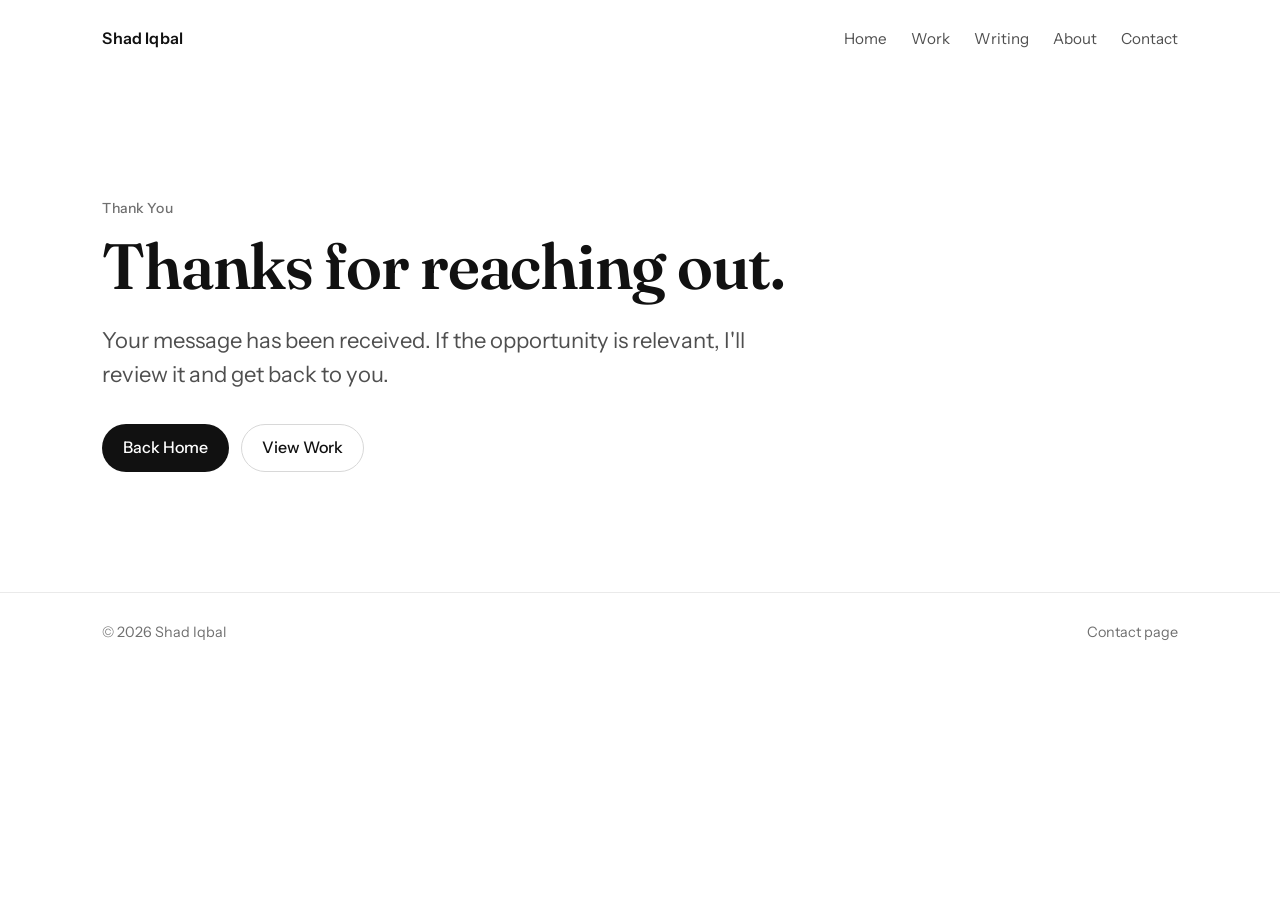
<file: thank-you.html>
<!DOCTYPE html>
<html lang="en">
  <head>
    <meta charset="UTF-8" />
    <meta name="viewport" content="width=device-width, initial-scale=1.0" />
    <title>Thank You | Shad Iqbal</title>
    <meta
      name="description"
      content="Thank you for reaching out to Shad Iqbal. Your message has been received."
    />
    <link rel="icon" href="data:image/svg+xml,%3Csvg xmlns='http://www.w3.org/2000/svg'/%3E" />
    <link rel="preconnect" href="https://fonts.googleapis.com" />
    <link rel="preconnect" href="https://fonts.gstatic.com" crossorigin />
    <link
      href="https://fonts.googleapis.com/css2?family=Fraunces:opsz,wght@9..144,600;9..144,700&family=Instrument+Sans:wght@400;500;600&display=swap"
      rel="stylesheet"
    />
    <link rel="stylesheet" href="./homepage.css" />
    <link rel="stylesheet" href="./contact.css" />
  </head>
  <body>
    <header class="site-header">
      <div class="container nav-row">
        <a class="brand" href="./homepage.html">Shad Iqbal</a>
        <nav aria-label="Primary navigation">
          <ul class="nav-links">
            <li><a href="./homepage.html">Home</a></li>
            <li><a href="./work.html">Work</a></li>
            <li><a href="./writing.html">Writing</a></li>
            <li><a href="./about.html">About</a></li>
            <li><a href="./contact.html">Contact</a></li>
          </ul>
        </nav>
      </div>
    </header>

    <main id="top">
      <section class="section contact-hero">
        <div class="container grid-12">
          <div class="contact-hero-copy">
            <p class="eyebrow">Thank You</p>
            <h1>Thanks for reaching out.</h1>
            <p class="lead">
              Your message has been received. If the opportunity is relevant, I&apos;ll
              review it and get back to you.
            </p>
            <div class="cta-row">
              <a class="button button-primary" href="./homepage.html">Back Home</a>
              <a class="button button-secondary" href="./work.html">View Work</a>
            </div>
          </div>
        </div>
      </section>
    </main>

    <footer class="site-footer">
      <div class="container footer-row">
        <p>&copy; 2026 Shad Iqbal</p>
        <a href="./contact.html">Contact page</a>
      </div>
    </footer>
  </body>
</html>
</file>
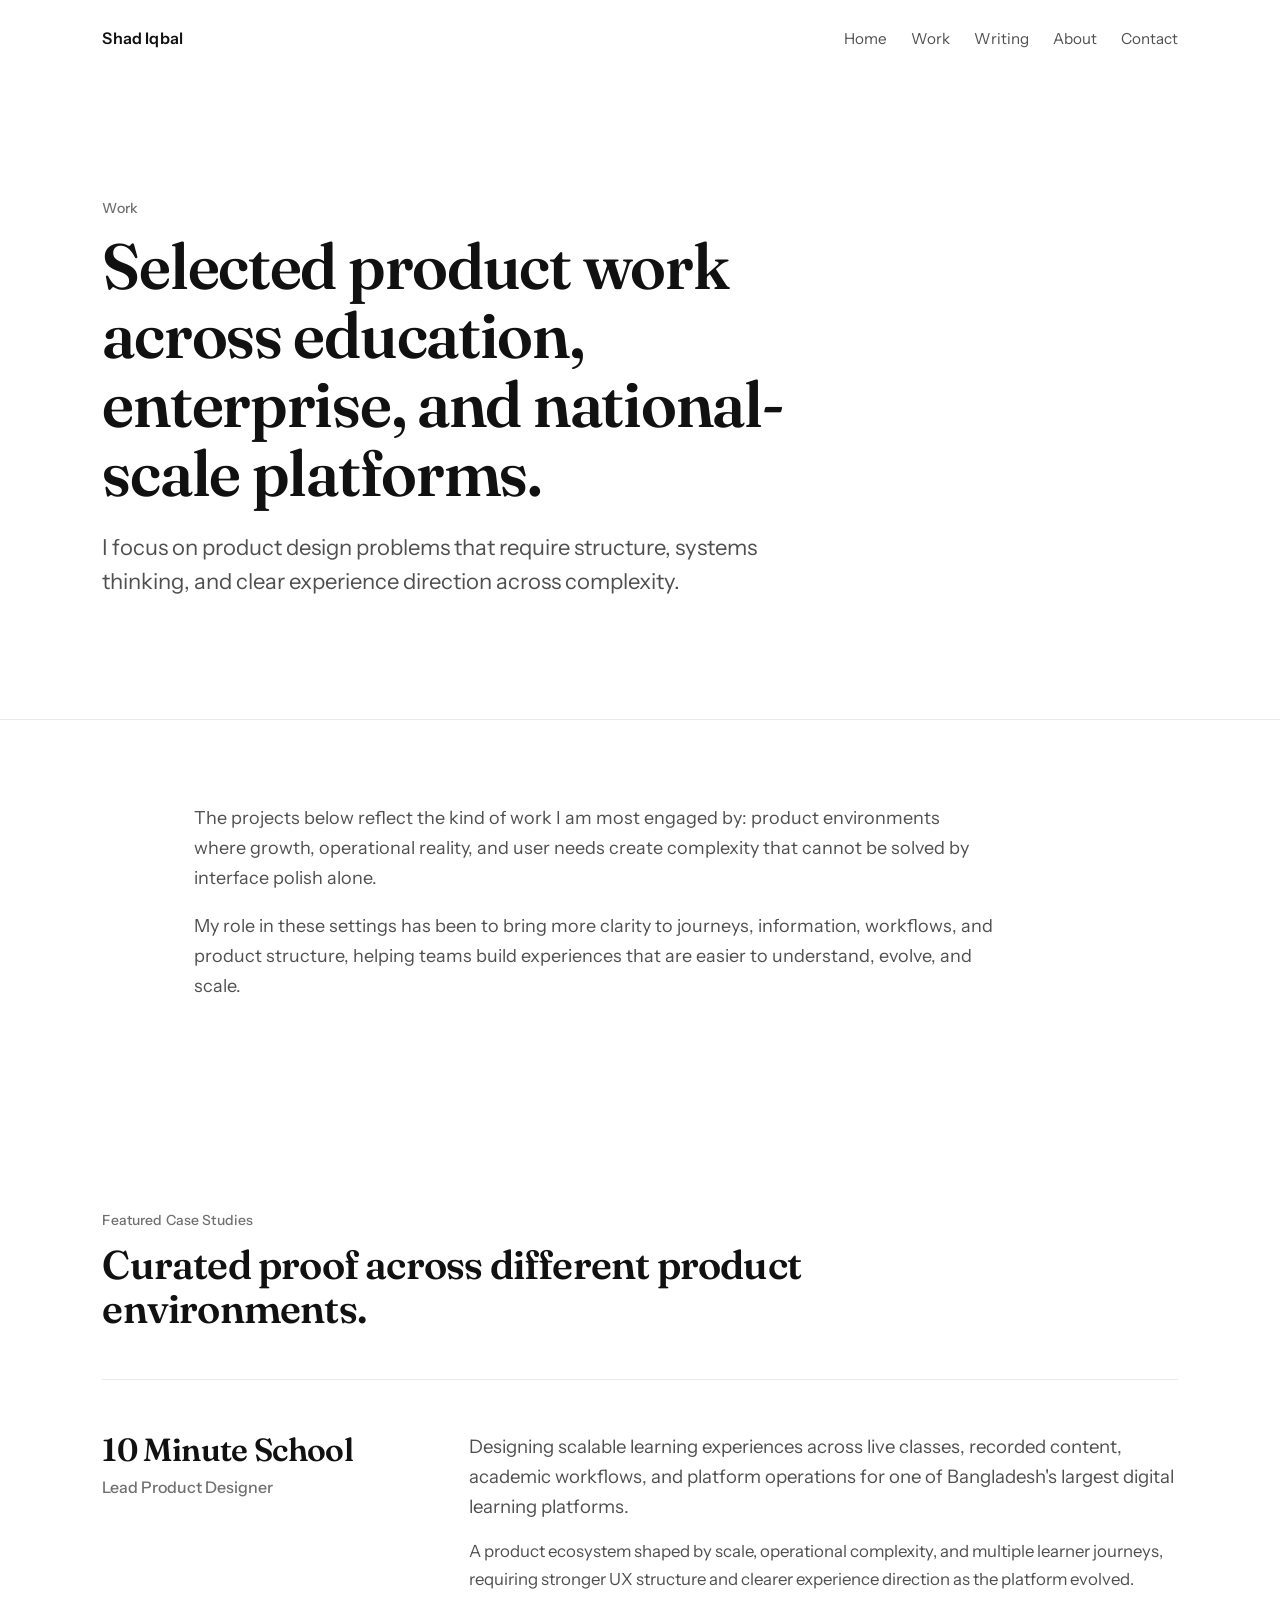
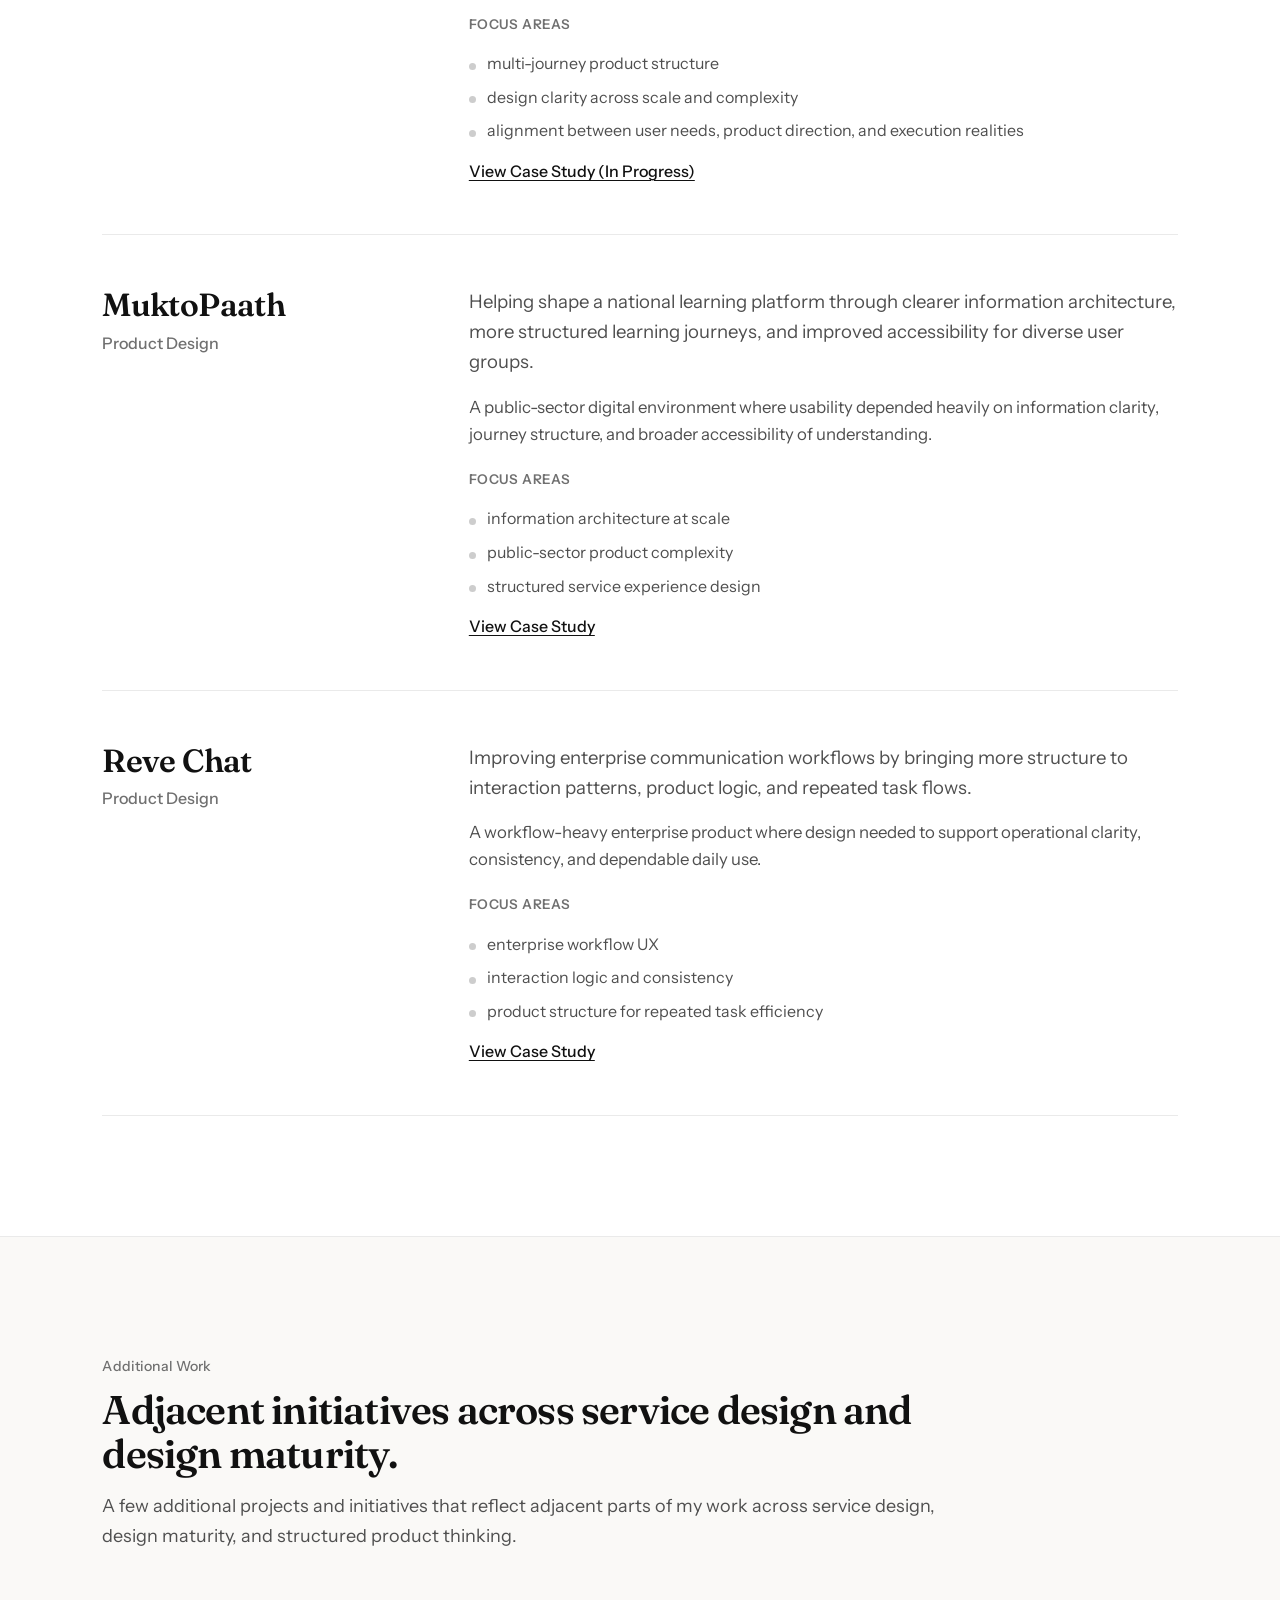
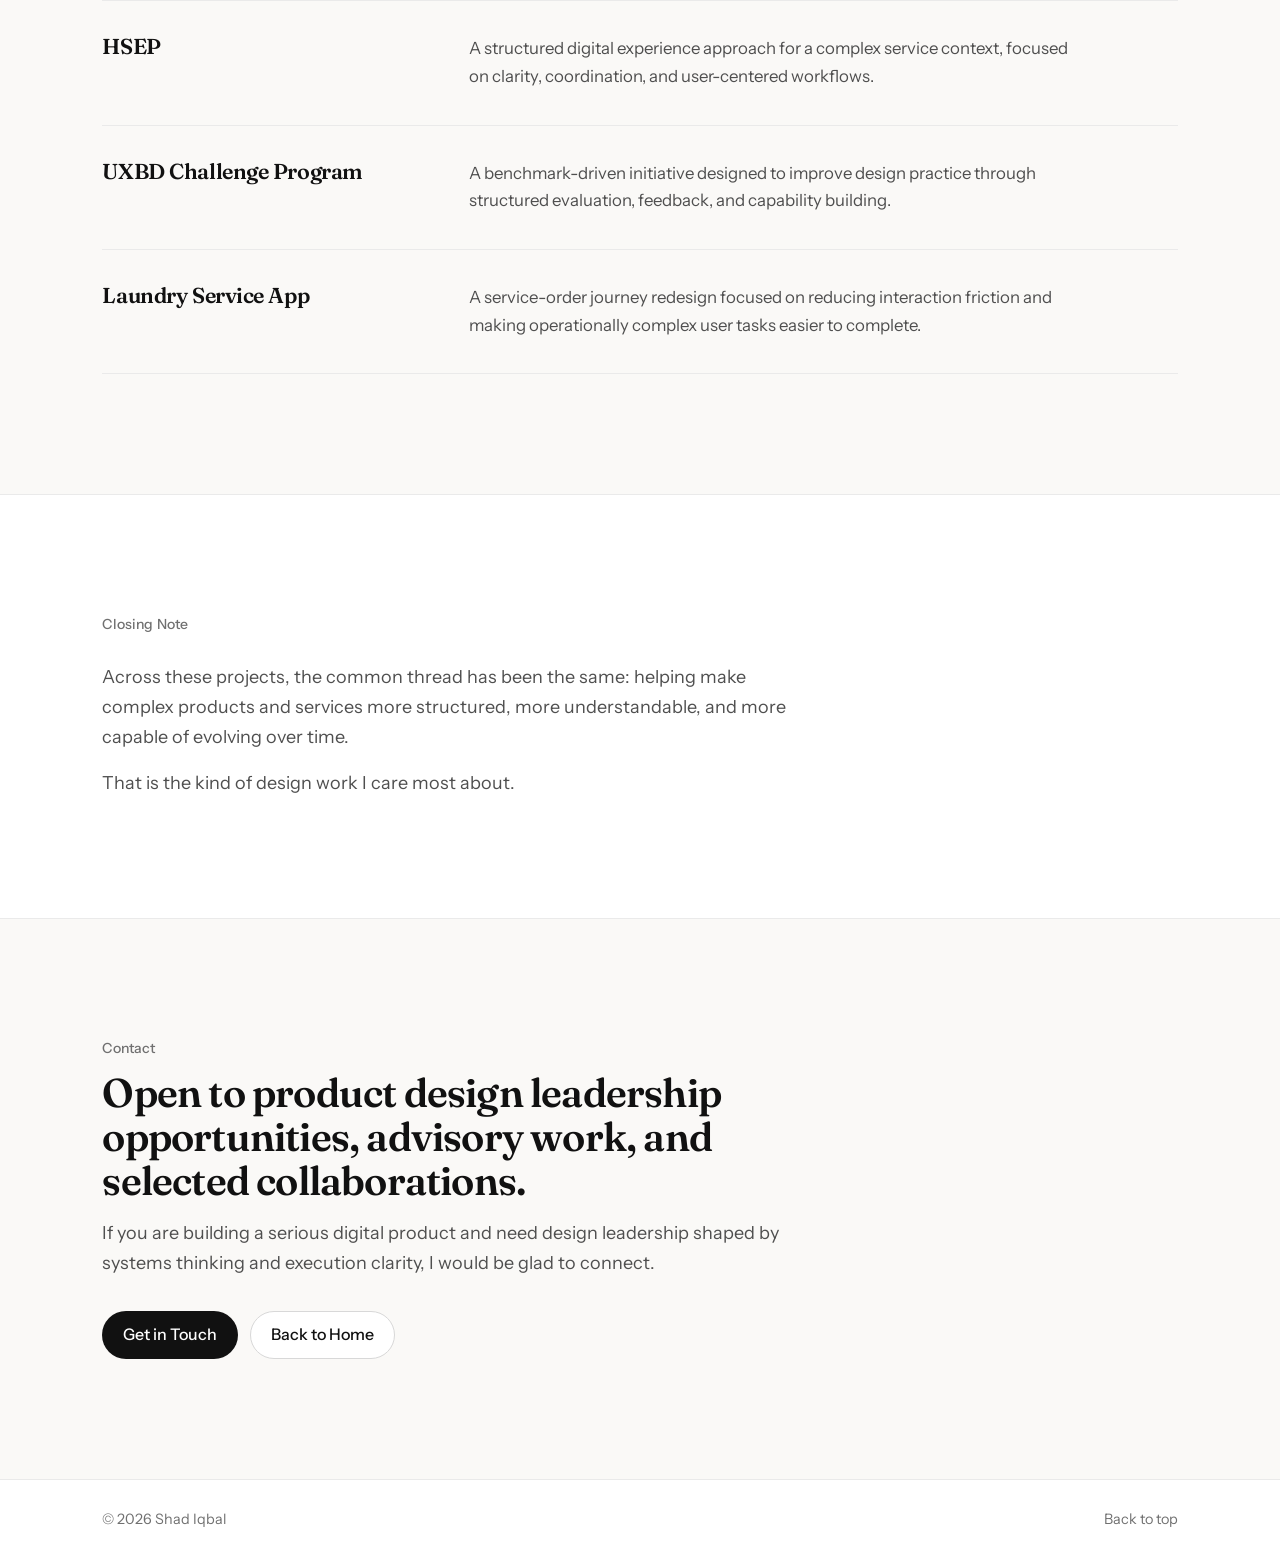
<file: work.html>
<!DOCTYPE html>
<html lang="en">
  <head>
    <meta charset="UTF-8" />
    <meta name="viewport" content="width=device-width, initial-scale=1.0" />
    <title>Work | Shad Iqbal</title>
    <meta
      name="description"
      content="Selected product work by Shad Iqbal across education, enterprise, and national-scale platforms."
    />
    <link rel="icon" href="data:image/svg+xml,%3Csvg xmlns='http://www.w3.org/2000/svg'/%3E" />
    <link rel="preconnect" href="https://fonts.googleapis.com" />
    <link rel="preconnect" href="https://fonts.gstatic.com" crossorigin />
    <link
      href="https://fonts.googleapis.com/css2?family=Fraunces:opsz,wght@9..144,600;9..144,700&family=Instrument+Sans:wght@400;500;600&display=swap"
      rel="stylesheet"
    />
    <link rel="stylesheet" href="./homepage.css" />
    <link rel="stylesheet" href="./work.css" />
  </head>
  <body>
    <header class="site-header">
      <div class="container nav-row">
        <a class="brand" href="./homepage.html">Shad Iqbal</a>
        <nav aria-label="Primary navigation">
          <ul class="nav-links">
            <li><a href="./homepage.html">Home</a></li>
            <li><a href="./work.html">Work</a></li>
            <li><a href="./writing.html">Writing</a></li>
            <li><a href="./about.html">About</a></li>
            <li><a href="./contact.html">Contact</a></li>
          </ul>
        </nav>
      </div>
    </header>

    <main id="top">
      <section class="section work-hero">
        <div class="container grid-12">
          <div class="work-hero-copy" data-reveal>
            <p class="eyebrow">Work</p>
            <h1>Selected product work across education, enterprise, and national-scale platforms.</h1>
            <p class="lead">
              I focus on product design problems that require structure, systems
              thinking, and clear experience direction across complexity.
            </p>
          </div>
        </div>
      </section>

      <section class="section work-intro">
        <div class="container grid-12">
          <div class="work-intro-copy" data-reveal>
            <p class="body-large">
              The projects below reflect the kind of work I am most engaged by:
              product environments where growth, operational reality, and user
              needs create complexity that cannot be solved by interface polish
              alone.
            </p>
            <p class="body-large">
              My role in these settings has been to bring more clarity to journeys,
              information, workflows, and product structure, helping teams build
              experiences that are easier to understand, evolve, and scale.
            </p>
          </div>
        </div>
      </section>

      <section class="section work-featured" id="featured-case-studies">
        <div class="container">
          <header class="section-header section-header-narrow" data-reveal>
            <p class="eyebrow">Featured Case Studies</p>
            <h2>Curated proof across different product environments.</h2>
          </header>

          <div class="featured-list">
            <article class="featured-project" id="ten-minute-school" data-reveal>
              <div class="featured-meta">
                <h3>10 Minute School</h3>
                <p class="meta">Lead Product Designer</p>
              </div>
              <div class="featured-body">
                <p class="featured-summary">
                  Designing scalable learning experiences across live classes,
                  recorded content, academic workflows, and platform operations
                  for one of Bangladesh&apos;s largest digital learning platforms.
                </p>
                <p class="featured-context">
                  A product ecosystem shaped by scale, operational complexity, and
                  multiple learner journeys, requiring stronger UX structure and
                  clearer experience direction as the platform evolved.
                </p>
                <p class="focus-label">Focus areas</p>
                <ul class="focus-list">
                  <li>multi-journey product structure</li>
                  <li>design clarity across scale and complexity</li>
                  <li>alignment between user needs, product direction, and execution realities</li>
                </ul>
                <a class="inline-link work-listing-cta" href="./work.html#contact-cta">View Case Study (In Progress)</a>
              </div>
            </article>

            <article class="featured-project" data-reveal>
              <div class="featured-meta">
                <h3>MuktoPaath</h3>
                <p class="meta">Product Design</p>
              </div>
              <div class="featured-body">
                <p class="featured-summary">
                  Helping shape a national learning platform through clearer
                  information architecture, more structured learning journeys, and
                  improved accessibility for diverse user groups.
                </p>
                <p class="featured-context">
                  A public-sector digital environment where usability depended
                  heavily on information clarity, journey structure, and broader
                  accessibility of understanding.
                </p>
                <p class="focus-label">Focus areas</p>
                <ul class="focus-list">
                  <li>information architecture at scale</li>
                  <li>public-sector product complexity</li>
                  <li>structured service experience design</li>
                </ul>
                <a class="inline-link work-listing-cta" href="./muktopaath-case-study.html">View Case Study</a>
              </div>
            </article>

            <article class="featured-project" data-reveal>
              <div class="featured-meta">
                <h3>Reve Chat</h3>
                <p class="meta">Product Design</p>
              </div>
              <div class="featured-body">
                <p class="featured-summary">
                  Improving enterprise communication workflows by bringing more
                  structure to interaction patterns, product logic, and repeated
                  task flows.
                </p>
                <p class="featured-context">
                  A workflow-heavy enterprise product where design needed to support
                  operational clarity, consistency, and dependable daily use.
                </p>
                <p class="focus-label">Focus areas</p>
                <ul class="focus-list">
                  <li>enterprise workflow UX</li>
                  <li>interaction logic and consistency</li>
                  <li>product structure for repeated task efficiency</li>
                </ul>
                <a class="inline-link work-listing-cta" href="./reve-chat-case-study.html">View Case Study</a>
              </div>
            </article>
          </div>
        </div>
      </section>

      <section class="section section-alt work-snapshots" id="additional-work">
        <div class="container">
          <header class="section-header section-header-narrow" data-reveal>
            <p class="eyebrow">Additional Work</p>
            <h2>Adjacent initiatives across service design and design maturity.</h2>
            <p class="body-large">
              A few additional projects and initiatives that reflect adjacent parts
              of my work across service design, design maturity, and structured
              product thinking.
            </p>
          </header>

          <div class="snapshot-list">
            <article class="snapshot-row" data-reveal>
              <h3>HSEP</h3>
              <p>
                A structured digital experience approach for a complex service
                context, focused on clarity, coordination, and user-centered
                workflows.
              </p>
            </article>
            <article class="snapshot-row" data-reveal>
              <h3>UXBD Challenge Program</h3>
              <p>
                A benchmark-driven initiative designed to improve design practice
                through structured evaluation, feedback, and capability building.
              </p>
            </article>
            <article class="snapshot-row" data-reveal>
              <h3>Laundry Service App</h3>
              <p>
                A service-order journey redesign focused on reducing interaction
                friction and making operationally complex user tasks easier to
                complete.
              </p>
            </article>
          </div>
        </div>
      </section>

      <section class="section work-closing">
        <div class="container grid-12">
          <div class="work-closing-copy" data-reveal>
            <p class="eyebrow">Closing Note</p>
            <p class="body-large">
              Across these projects, the common thread has been the same: helping
              make complex products and services more structured, more
              understandable, and more capable of evolving over time.
            </p>
            <p class="body-large">
              That is the kind of design work I care most about.
            </p>
          </div>
        </div>
      </section>

      <section class="section work-contact" id="contact-cta">
        <div class="container grid-12">
          <div class="work-contact-copy" data-reveal>
            <p class="eyebrow">Contact</p>
            <h2>Open to product design leadership opportunities, advisory work, and selected collaborations.</h2>
            <p class="body-large">
              If you are building a serious digital product and need design
              leadership shaped by systems thinking and execution clarity, I would
              be glad to connect.
            </p>
            <div class="cta-row">
              <a class="button button-primary" href="mailto:hello@shadiqbal.com">Get in Touch</a>
              <a class="button button-secondary" href="./homepage.html">Back to Home</a>
            </div>
          </div>
        </div>
      </section>
    </main>

    <footer class="site-footer">
      <div class="container footer-row">
        <p>&copy; 2026 Shad Iqbal</p>
        <a href="#top">Back to top</a>
      </div>
    </footer>

    <script src="https://mcp.figma.com/mcp/html-to-design/capture.js" async></script>
    <script>
      const revealElements = document.querySelectorAll("[data-reveal]");
      const canAnimate =
        "IntersectionObserver" in window &&
        !window.matchMedia("(prefers-reduced-motion: reduce)").matches;

      if (canAnimate) {
        document.documentElement.classList.add("reveal-ready");
        const observer = new IntersectionObserver(
          (entries) => {
            entries.forEach((entry) => {
              if (entry.isIntersecting) {
                entry.target.classList.add("in-view");
                observer.unobserve(entry.target);
              }
            });
          },
          { threshold: 0.16 }
        );

        revealElements.forEach((el) => observer.observe(el));
      } else {
        revealElements.forEach((el) => el.classList.add("in-view"));
      }
    </script>
  </body>
</html>
</file>
<file: homepage.css>
:root {
  --bg: #ffffff;
  --bg-soft: #faf9f7;
  --text: #111111;
  --text-secondary: #4f4f4f;
  --text-tertiary: #707070;
  --divider: #eaeaea;
  --button-bg: #111111;
  --button-bg-hover: #2a2a2a;
  --button-text: #ffffff;
  --space-section: 120px;
  --space-card: 32px;
  --container-max: 1200px;
  --gutter: 24px;
  --radius-pill: 999px;
  --radius-card: 16px;
  --transition: 180ms ease;
}

*,
*::before,
*::after {
  box-sizing: border-box;
}

html {
  scroll-behavior: smooth;
}

body {
  margin: 0;
  font-family: "Instrument Sans", -apple-system, BlinkMacSystemFont, "Segoe UI",
    sans-serif;
  color: var(--text);
  background: var(--bg);
  line-height: 1.6;
  text-rendering: optimizeLegibility;
}

h1,
h2,
h3 {
  margin: 0;
  color: var(--text);
  font-family: "Fraunces", Georgia, serif;
  font-weight: 600;
  letter-spacing: -0.02em;
  line-height: 1.1;
}

p {
  margin: 0;
}

a {
  color: inherit;
  text-decoration: none;
}

ul {
  margin: 0;
  padding: 0;
  list-style: none;
}

.container {
  width: 100%;
  max-width: calc(var(--container-max) + clamp(2rem, 12vw, 240px));
  margin-inline: auto;
  padding-inline: clamp(1.5rem, 8vw, 120px);
}

.grid-12 {
  display: grid;
  grid-template-columns: repeat(12, minmax(0, 1fr));
  gap: var(--gutter);
}

.section {
  padding-block: var(--space-section);
}

.site-header {
  position: sticky;
  top: 0;
  z-index: 20;
  background: rgba(255, 255, 255, 0.9);
  border-bottom: 1px solid transparent;
  backdrop-filter: blur(10px);
}

.nav-row {
  display: flex;
  align-items: center;
  justify-content: space-between;
  min-height: 78px;
}

.brand {
  font-size: 1rem;
  font-weight: 600;
  letter-spacing: 0.01em;
}

.nav-links {
  display: flex;
  align-items: center;
  gap: 24px;
  color: var(--text-secondary);
  font-size: 0.95rem;
}

.nav-links a {
  transition: color var(--transition);
}

.nav-links a:hover,
.nav-links a:focus-visible {
  color: var(--text);
}

.hero {
  min-height: 640px;
  display: flex;
  align-items: center;
}

.hero-copy {
  grid-column: 1 / span 7;
  max-width: 840px;
}

.eyebrow {
  margin-bottom: 12px;
  font-size: 0.875rem;
  line-height: 1.4;
  font-weight: 500;
  color: var(--text-tertiary);
  letter-spacing: 0.01em;
}

h1 {
  font-size: clamp(2.9rem, 7vw, 4rem);
  line-height: 1.08;
  margin-bottom: 24px;
}

.lead {
  max-width: 45ch;
  font-size: clamp(1.2rem, 1.8vw, 1.375rem);
  line-height: 1.55;
  color: var(--text-secondary);
}

.cta-row {
  margin-top: 32px;
  display: flex;
  flex-wrap: wrap;
  gap: 12px;
}

.button {
  display: inline-flex;
  align-items: center;
  justify-content: center;
  height: 48px;
  border-radius: var(--radius-pill);
  padding-inline: 20px;
  font-size: 1rem;
  font-weight: 500;
  border: 1px solid transparent;
  transition: background-color var(--transition), color var(--transition),
    border-color var(--transition);
}

.button-primary {
  background: var(--button-bg);
  color: var(--button-text);
}

.button-primary:hover,
.button-primary:focus-visible {
  background: var(--button-bg-hover);
}

.button-secondary {
  background: var(--bg);
  color: var(--text);
  border-color: #d8d8d8;
}

.button-secondary:hover,
.button-secondary:focus-visible {
  background: #f4f4f4;
}

.credibility-strip {
  border-top: 1px solid var(--divider);
  border-bottom: 1px solid var(--divider);
  padding-block: 36px;
}

.strip-label {
  grid-column: 1 / span 3;
  margin: 0;
}

.strip-items {
  grid-column: 4 / span 9;
  display: grid;
  gap: 12px;
  color: var(--text-secondary);
  font-size: 1.125rem;
  line-height: 1.5;
}

.section-header {
  margin-bottom: 48px;
}

.section-header-narrow {
  max-width: 76ch;
}

h2 {
  font-size: clamp(2rem, 4vw, 2.5rem);
  margin-bottom: 16px;
}

.body-large {
  max-width: 72ch;
  color: var(--text-secondary);
  font-size: 1.125rem;
  line-height: 1.66;
}

.project-list {
  border-top: 1px solid var(--divider);
}

.project-row {
  display: grid;
  grid-template-columns: repeat(12, minmax(0, 1fr));
  gap: var(--gutter);
  padding-block: 42px;
  border-bottom: 1px solid var(--divider);
}

.project-meta {
  grid-column: 1 / span 4;
}

.project-meta h3 {
  font-size: clamp(1.55rem, 2.3vw, 1.75rem);
  margin-bottom: 8px;
}

.meta {
  color: var(--text-tertiary);
  font-size: 1rem;
  font-weight: 500;
}

.project-summary {
  grid-column: 5 / span 8;
}

.project-summary p {
  margin-bottom: 16px;
  color: var(--text-secondary);
  font-size: 1.125rem;
  line-height: 1.62;
}

.project-summary ul {
  margin-bottom: 16px;
  display: grid;
  gap: 6px;
}

.project-summary li {
  position: relative;
  padding-left: 18px;
  color: var(--text-secondary);
}

.project-summary li::before {
  content: "";
  position: absolute;
  left: 0;
  top: 0.72em;
  width: 7px;
  height: 7px;
  border-radius: 50%;
  background: #cecece;
}

.inline-link {
  display: inline-block;
  position: relative;
  color: var(--text);
  font-weight: 500;
  line-height: 1.4;
  transition: color var(--transition);
}

.inline-link::after {
  content: "";
  position: absolute;
  left: 0;
  right: 0;
  bottom: -2px;
  height: 1px;
  background: currentColor;
}

.inline-link:hover,
.inline-link:focus-visible {
  color: #3a3a3a;
}

.text-block-wide {
  grid-column: 1 / span 8;
}

.principles {
  margin-top: 24px;
  display: grid;
  gap: 12px;
}

.principles li {
  color: var(--text-secondary);
  font-size: 1.05rem;
  line-height: 1.6;
}

.capability-grid {
  display: grid;
  grid-template-columns: repeat(3, minmax(0, 1fr));
  gap: var(--space-card);
}

.capability-card {
  border: 1px solid var(--divider);
  border-radius: var(--radius-card);
  padding: 24px;
}

.capability-card h3 {
  font-size: 1.4rem;
  margin-bottom: 12px;
}

.capability-card p {
  color: var(--text-secondary);
}

.writing-list {
  border-top: 1px solid var(--divider);
}

.writing-list li {
  border-bottom: 1px solid var(--divider);
}

.writing-list a {
  display: block;
  padding-block: 20px;
  font-size: 1.3rem;
  line-height: 1.45;
  transition: color var(--transition), padding-left var(--transition);
}

.writing-list a:hover,
.writing-list a:focus-visible {
  color: var(--text-secondary);
  padding-left: 8px;
}

.writing-cta {
  margin-top: 20px;
}

.section-alt {
  background: var(--bg-soft);
}

.about-grid {
  align-items: start;
}

.portrait {
  grid-column: 1 / span 4;
  margin: 0;
  width: 100%;
  aspect-ratio: 4 / 5;
  border: 1px solid var(--divider);
  border-radius: 24px;
  display: grid;
  place-items: center;
  background:
    radial-gradient(circle at 35% 20%, #ffffff 0%, #f3f1ed 45%, #e6e3de 100%);
}

.portrait span {
  font-family: "Fraunces", Georgia, serif;
  font-size: clamp(2.4rem, 6vw, 4.5rem);
  letter-spacing: 0.03em;
  color: rgba(17, 17, 17, 0.24);
}

.about-copy {
  grid-column: 5 / span 6;
  display: grid;
  gap: 16px;
}

.contact-grid {
  align-items: start;
}

.contact-copy {
  grid-column: 1 / span 6;
}

.contact-form {
  grid-column: 7 / span 6;
  display: grid;
  gap: 16px;
  padding: 28px;
  border: 1px solid var(--divider);
  border-radius: var(--radius-card);
  background: #fcfcfc;
}

.contact-form label {
  display: grid;
  gap: 8px;
  color: var(--text-secondary);
  font-size: 0.95rem;
}

input,
textarea {
  width: 100%;
  border: 1px solid #d5d5d5;
  border-radius: 10px;
  padding: 12px 14px;
  font: inherit;
  color: var(--text);
  background: #ffffff;
}

textarea {
  resize: vertical;
}

input:focus-visible,
textarea:focus-visible,
.button:focus-visible,
a:focus-visible {
  outline: 2px solid #616161;
  outline-offset: 2px;
}

.site-footer {
  border-top: 1px solid var(--divider);
  padding-block: 28px;
}

.footer-row {
  display: flex;
  align-items: center;
  justify-content: space-between;
  color: var(--text-tertiary);
  font-size: 0.9rem;
}

[data-reveal] {
  opacity: 1;
  transform: none;
}

.reveal-ready [data-reveal] {
  opacity: 0;
  transform: translateY(14px);
  transition: opacity 500ms ease, transform 500ms ease;
}

.reveal-ready [data-reveal].in-view {
  opacity: 1;
  transform: translateY(0);
}

@media (max-width: 1080px) {
  :root {
    --space-section: 96px;
  }

  .hero-copy,
  .text-block-wide,
  .contact-copy,
  .contact-form,
  .about-copy,
  .portrait {
    grid-column: 1 / -1;
  }

  .capability-grid {
    grid-template-columns: 1fr;
  }

  .strip-label,
  .strip-items,
  .project-meta,
  .project-summary {
    grid-column: 1 / -1;
  }

  .project-row {
    gap: 12px;
  }

  .about-grid {
    gap: 24px;
  }

  .portrait {
    max-width: 340px;
  }
}

@media (max-width: 720px) {
  :root {
    --space-section: 78px;
  }

  .site-header {
    position: static;
    border-bottom-color: var(--divider);
    backdrop-filter: none;
  }

  .nav-row {
    min-height: 64px;
  }

  .nav-links {
    gap: 14px;
    font-size: 0.87rem;
  }

  h1 {
    font-size: clamp(2.3rem, 12vw, 3rem);
  }

  h2 {
    font-size: clamp(1.8rem, 8vw, 2.2rem);
  }

  .writing-list a {
    font-size: 1.15rem;
  }

  .contact-form {
    padding: 20px;
  }

  .footer-row {
    flex-direction: column;
    align-items: flex-start;
    gap: 8px;
  }
}

@media (prefers-reduced-motion: reduce) {
  html {
    scroll-behavior: auto;
  }

  * {
    animation: none !important;
    transition-duration: 0.01ms !important;
  }

  [data-reveal] {
    opacity: 1;
    transform: none;
  }
}
</file>
<file: about.css>
.about-hero {
  min-height: 56vh;
  display: flex;
  align-items: center;
}

.about-hero-copy {
  grid-column: 1 / span 8;
  max-width: 900px;
}

.about-main {
  border-top: 1px solid var(--divider);
}

.about-main-copy {
  grid-column: 2 / span 9;
  display: grid;
  gap: 18px;
}

.about-care {
  border-top: 1px solid var(--divider);
  background: var(--bg-soft);
}

.about-care-grid {
  grid-column: 1 / span 9;
  display: grid;
  gap: 18px;
}

.about-points {
  margin-top: 4px;
  display: grid;
  gap: 10px;
}

.about-points li {
  position: relative;
  padding-left: 18px;
  color: var(--text-secondary);
  font-size: 1.05rem;
  line-height: 1.62;
}

.about-points li::before {
  content: "";
  position: absolute;
  left: 0;
  top: 0.72em;
  width: 7px;
  height: 7px;
  border-radius: 50%;
  background: #cfcfcf;
}

.about-experience {
  border-top: 1px solid var(--divider);
}

.experience-grid {
  grid-column: 1 / span 10;
  display: grid;
  gap: 22px;
}

.experience-list {
  display: grid;
  gap: 10px;
}

.experience-list li {
  position: relative;
  padding-left: 18px;
  color: var(--text-secondary);
  font-size: 1.06rem;
  line-height: 1.62;
}

.experience-list li::before {
  content: "";
  position: absolute;
  left: 0;
  top: 0.72em;
  width: 7px;
  height: 7px;
  border-radius: 50%;
  background: #cccccc;
}

.about-uxbd {
  border-top: 1px solid var(--divider);
}

.uxbd-card {
  grid-column: 2 / span 9;
  border: 1px solid var(--divider);
  border-radius: var(--radius-card);
  background: #fcfcfb;
  padding: 28px;
  display: grid;
  gap: 14px;
}

.about-personal {
  border-top: 1px solid var(--divider);
  background: var(--bg-soft);
}

.about-personal-copy {
  grid-column: 1 / span 8;
}

.about-contact {
  border-top: 1px solid var(--divider);
}

.about-contact-copy {
  grid-column: 1 / span 8;
}

@media (max-width: 1080px) {
  .about-hero-copy,
  .about-main-copy,
  .about-care-grid,
  .experience-grid,
  .uxbd-card,
  .about-personal-copy,
  .about-contact-copy {
    grid-column: 1 / -1;
  }
}
</file>
<file: contact.css>
.contact-hero {
  min-height: 54vh;
  display: flex;
  align-items: center;
}

.contact-hero-copy {
  grid-column: 1 / span 8;
  max-width: 920px;
}

.contact-framing {
  border-top: 1px solid var(--divider);
}

.contact-framing-copy {
  grid-column: 1 / span 8;
  display: grid;
  gap: 18px;
}

.contact-interest-list {
  display: grid;
  gap: 10px;
}

.contact-interest-list li {
  position: relative;
  padding-left: 18px;
  color: var(--text-secondary);
  font-size: 1.07rem;
  line-height: 1.64;
}

.contact-interest-list li::before {
  content: "";
  position: absolute;
  left: 0;
  top: 0.72em;
  width: 7px;
  height: 7px;
  border-radius: 50%;
  background: #cccccc;
}

.contact-routes {
  border-top: 1px solid var(--divider);
  background: var(--bg-soft);
}

.contact-route-grid {
  display: grid;
  grid-template-columns: repeat(12, minmax(0, 1fr));
  gap: var(--gutter);
}

.contact-email-card {
  grid-column: 1 / span 5;
  border: 1px solid var(--divider);
  border-radius: var(--radius-card);
  background: #ffffff;
  padding: 28px;
  display: grid;
  gap: 14px;
  align-content: start;
}

.email-label {
  margin: 0;
  font-size: 0.84rem;
  font-weight: 600;
  letter-spacing: 0.04em;
  text-transform: uppercase;
  color: var(--text-tertiary);
}

.email-link {
  font-family: "Fraunces", Georgia, serif;
  font-size: clamp(1.5rem, 2.4vw, 1.95rem);
  line-height: 1.25;
  letter-spacing: -0.015em;
}

.contact-form-panel {
  grid-column: 7 / span 6;
  border: 1px solid var(--divider);
  border-radius: var(--radius-card);
  background: #ffffff;
  padding: 28px;
  display: grid;
  gap: 16px;
}

.form-heading {
  margin: 0;
  font-size: 1.5rem;
}

.form-intro {
  margin: 0;
  color: var(--text-secondary);
}

.contact-form-core {
  display: grid;
  gap: 14px;
}

.contact-form-hidden {
  position: absolute;
  left: -9999px;
  width: 1px;
  height: 1px;
  overflow: hidden;
}

.contact-form-core label {
  display: grid;
  gap: 8px;
  color: var(--text-secondary);
  font-size: 0.95rem;
}

.form-status {
  margin: 0;
  font-size: 0.94rem;
  color: #0f6d2f;
}

.form-status[data-tone="error"] {
  color: #8a2c2c;
}

.contact-form-core .button[disabled] {
  opacity: 0.72;
  cursor: progress;
}

.form-status[hidden] {
  display: none;
}

.contact-alt {
  border-top: 1px solid var(--divider);
}

.alt-grid {
  display: grid;
  grid-template-columns: repeat(3, minmax(0, 1fr));
  gap: 22px;
}

.alt-card {
  border: 1px solid var(--divider);
  border-radius: var(--radius-card);
  padding: 22px;
  background: #fcfcfb;
  display: grid;
  gap: 10px;
}

.alt-card h3 {
  font-size: 1.28rem;
}

.alt-card p {
  color: var(--text-secondary);
}

.contact-closing {
  border-top: 1px solid var(--divider);
}

.contact-closing-copy {
  grid-column: 1 / span 8;
  display: grid;
  gap: 16px;
}

@media (max-width: 1080px) {
  .contact-hero-copy,
  .contact-framing-copy,
  .contact-email-card,
  .contact-form-panel,
  .contact-closing-copy {
    grid-column: 1 / -1;
  }

  .contact-route-grid {
    grid-template-columns: 1fr;
  }

  .alt-grid {
    grid-template-columns: 1fr;
  }
}
</file>
<file: case-study.css>
.case-hero {
  min-height: 72vh;
  display: flex;
  align-items: center;
}

.case-hero-copy {
  grid-column: 1 / span 8;
  display: grid;
  gap: 20px;
}

.case-meta-card {
  grid-column: 9 / span 4;
  border: 1px solid var(--divider);
  border-radius: var(--radius-card);
  padding: 24px;
  background: #fcfcfb;
  align-self: end;
}

.case-meta-title {
  margin-bottom: 16px;
  font-size: 1.35rem;
}

.case-meta-grid {
  display: grid;
  gap: 16px;
}

.case-meta-grid dt {
  margin-bottom: 4px;
  font-size: 0.83rem;
  font-weight: 600;
  letter-spacing: 0.02em;
  text-transform: uppercase;
  color: var(--text-tertiary);
}

.case-meta-grid dd {
  margin: 0;
  font-size: 1rem;
  color: var(--text-secondary);
  line-height: 1.5;
}

.case-media-wide {
  grid-column: 1 / -1;
  margin-top: 28px;
}

.media-grid {
  display: grid;
  grid-template-columns: repeat(2, minmax(0, 1fr));
  gap: 20px;
}

.media-placeholder {
  margin: 0;
  border: 2px dashed #9e9e9e;
  border-radius: 18px;
  overflow: hidden;
  background: #f1f1f1;
  box-shadow: inset 0 0 0 1px rgba(255, 255, 255, 0.7);
}

.media-placeholder.has-media {
  border-style: solid;
  border-color: var(--divider);
  background: #ffffff;
  box-shadow: none;
}

.media-head {
  display: flex;
  align-items: center;
  justify-content: space-between;
  gap: 12px;
  padding: 14px 16px;
  border-bottom: 2px solid #d7d7d7;
  background: #ebebeb;
}

.media-kind {
  font-size: 0.75rem;
  font-weight: 600;
  text-transform: uppercase;
  letter-spacing: 0.04em;
  color: var(--text-tertiary);
}

.media-title {
  font-size: 0.95rem;
  font-weight: 500;
  color: var(--text-secondary);
  text-align: right;
}

.media-body {
  min-height: 190px;
  padding: 18px 18px 20px;
  display: grid;
  gap: 10px;
  align-content: start;
  background-image:
    repeating-linear-gradient(
      -45deg,
      rgba(255, 255, 255, 0.56) 0,
      rgba(255, 255, 255, 0.56) 14px,
      rgba(0, 0, 0, 0.02) 14px,
      rgba(0, 0, 0, 0.02) 28px
    ),
    linear-gradient(135deg, #e8e8e8 0%, #f5f5f5 55%, #e9e9e9 100%);
  position: relative;
}

.media-body::after {
  content: "DUMMY IMAGE PLACEHOLDER";
  position: absolute;
  right: 14px;
  bottom: 10px;
  font-size: 0.7rem;
  font-weight: 600;
  letter-spacing: 0.06em;
  color: rgba(17, 17, 17, 0.45);
}

.media-placeholder.has-media .media-body {
  padding: 0;
  min-height: 0;
  background: #ffffff;
}

.media-placeholder.has-media .media-body::after {
  content: none;
}

.media-real-image {
  display: block;
  width: 100%;
  height: auto;
  aspect-ratio: 16 / 9;
  object-fit: cover;
}

.media-short .media-body {
  min-height: 170px;
}

.media-tall .media-body {
  min-height: 240px;
}

.media-instruction-title {
  font-size: 0.88rem;
  font-weight: 600;
  text-transform: uppercase;
  letter-spacing: 0.03em;
  color: #5f5f5f;
}

.media-notes {
  margin: 0;
  padding-left: 1rem;
  list-style: disc;
  display: grid;
  gap: 6px;
}

.media-notes li {
  color: var(--text-secondary);
  font-size: 0.96rem;
  line-height: 1.55;
}

.source-image-grid {
  display: grid;
  grid-template-columns: repeat(2, minmax(0, 1fr));
  gap: 20px;
}

.source-image {
  margin: 0;
  border: 1px solid var(--divider);
  border-radius: 14px;
  overflow: hidden;
  background: #ffffff;
}

.source-image img {
  display: block;
  width: 100%;
  height: auto;
  background: #f3f3f3;
}

.source-caption {
  padding: 10px 12px 12px;
  border-top: 1px solid var(--divider);
  color: var(--text-secondary);
  font-size: 0.88rem;
  line-height: 1.45;
}

.case-section {
  border-top: 1px solid var(--divider);
}

.case-section-alt {
  background: var(--bg-soft);
}

.case-label {
  grid-column: 1 / span 3;
}

.case-content {
  grid-column: 4 / span 8;
  display: grid;
  gap: 18px;
}

.case-content h2 {
  margin-bottom: 2px;
}

.case-list {
  display: grid;
  gap: 12px;
}

.case-list li {
  position: relative;
  padding-left: 20px;
  color: var(--text-secondary);
  font-size: 1.1rem;
  line-height: 1.65;
}

.case-list li::before {
  content: "";
  position: absolute;
  left: 0;
  top: 0.68em;
  width: 8px;
  height: 8px;
  border-radius: 50%;
  background: #d0d0d0;
}

.case-steps {
  margin: 2px 0 0;
  padding-left: 1.2rem;
  display: grid;
  gap: 12px;
}

.case-steps li {
  color: var(--text-secondary);
  font-size: 1.1rem;
  line-height: 1.65;
  padding-left: 0.3rem;
}

.logic-grid {
  display: grid;
  grid-template-columns: repeat(3, minmax(0, 1fr));
  gap: 20px;
  margin-top: 8px;
}

.logic-card {
  border: 1px solid var(--divider);
  border-radius: var(--radius-card);
  padding: 20px;
  background: #ffffff;
}

.logic-card h3 {
  margin-bottom: 10px;
  font-size: 1.3rem;
}

.logic-card p {
  color: var(--text-secondary);
}

.metrics-list {
  display: grid;
  gap: 12px;
}

.metrics-list li {
  position: relative;
  padding-left: 18px;
  color: var(--text-secondary);
  font-size: 1.08rem;
  line-height: 1.65;
}

.metrics-list li::before {
  content: "";
  position: absolute;
  left: 0;
  top: 0.67em;
  width: 7px;
  height: 7px;
  border-radius: 50%;
  background: #cecece;
}

.ai-form {
  display: grid;
  gap: 14px;
  padding: 22px;
  border: 1px solid var(--divider);
  border-radius: var(--radius-card);
  background: #fcfcfc;
}

.ai-row {
  display: grid;
  grid-template-columns: 1fr 1fr;
  gap: 12px;
}

.ai-field {
  display: grid;
  gap: 8px;
  color: var(--text-secondary);
  font-size: 0.95rem;
}

.ai-field select {
  width: 100%;
  border: 1px solid #d5d5d5;
  border-radius: 10px;
  padding: 12px 14px;
  background: #ffffff;
  font: inherit;
  color: var(--text);
}

.ai-actions {
  display: flex;
  gap: 10px;
  flex-wrap: wrap;
}

.ai-status {
  margin: 0;
  font-size: 0.94rem;
  color: var(--text-secondary);
}

.ai-status[data-type="success"] {
  color: #0f6d2f;
}

.ai-status[data-type="error"] {
  color: #a72c2c;
}

.ai-output {
  margin-top: 8px;
  display: grid;
  gap: 10px;
}

.ai-output-image {
  width: 100%;
  max-width: 760px;
  border-radius: 14px;
  border: 1px solid var(--divider);
  background: #f5f5f5;
}

@media (max-width: 1080px) {
  .case-hero-copy,
  .case-meta-card,
  .case-label,
  .case-content {
    grid-column: 1 / -1;
  }

  .case-hero-copy {
    max-width: 74ch;
  }

  .case-meta-card {
    max-width: 700px;
  }

  .logic-grid {
    grid-template-columns: 1fr;
  }

  .media-grid {
    grid-template-columns: 1fr;
  }

  .media-title {
    text-align: left;
  }

  .source-image-grid {
    grid-template-columns: 1fr;
  }

  .ai-row {
    grid-template-columns: 1fr;
  }
}

@media (max-width: 720px) {
  .case-hero {
    min-height: auto;
  }

  .case-meta-card {
    padding: 20px;
  }
}
</file>
<file: work.css>
.work-hero {
  min-height: 56vh;
  display: flex;
  align-items: center;
}

.work-hero-copy {
  grid-column: 1 / span 8;
  max-width: 900px;
}

.work-intro {
  border-top: 1px solid var(--divider);
  padding-top: calc(var(--space-section) * 0.7);
}

.work-intro-copy {
  grid-column: 2 / span 9;
  display: grid;
  gap: 18px;
}

.work-featured {
  padding-top: calc(var(--space-section) * 0.75);
}

.featured-list {
  border-top: 1px solid var(--divider);
}

.featured-project {
  display: grid;
  grid-template-columns: repeat(12, minmax(0, 1fr));
  gap: var(--gutter);
  padding-block: 52px;
  border-bottom: 1px solid var(--divider);
}

.featured-meta {
  grid-column: 1 / span 4;
}

.featured-meta h3 {
  font-size: clamp(1.65rem, 2.5vw, 2rem);
  margin-bottom: 8px;
}

.featured-body {
  grid-column: 5 / span 8;
  display: grid;
  gap: 16px;
}

.featured-summary {
  color: var(--text-secondary);
  font-size: 1.16rem;
  line-height: 1.62;
}

.featured-context {
  color: var(--text-secondary);
  font-size: 1.05rem;
  line-height: 1.65;
}

.focus-label {
  margin: 4px 0 0;
  font-size: 0.84rem;
  font-weight: 600;
  letter-spacing: 0.04em;
  text-transform: uppercase;
  color: var(--text-tertiary);
}

.focus-list {
  display: grid;
  gap: 8px;
}

.focus-list li {
  position: relative;
  padding-left: 18px;
  color: var(--text-secondary);
}

.focus-list li::before {
  content: "";
  position: absolute;
  left: 0;
  top: 0.72em;
  width: 7px;
  height: 7px;
  border-radius: 50%;
  background: #cdcdcd;
}

.work-listing-cta {
  display: inline;
  text-decoration: underline;
  text-decoration-thickness: 1px;
  text-underline-offset: 3px;
}

.work-listing-cta::after {
  content: none;
}

.work-snapshots {
  border-top: 1px solid var(--divider);
}

.snapshot-list {
  border-top: 1px solid var(--divider);
}

.snapshot-row {
  display: grid;
  grid-template-columns: repeat(12, minmax(0, 1fr));
  gap: var(--gutter);
  padding-block: 34px;
  border-bottom: 1px solid var(--divider);
}

.snapshot-row h3 {
  grid-column: 1 / span 4;
  font-size: 1.35rem;
}

.snapshot-row p {
  grid-column: 5 / span 7;
  color: var(--text-secondary);
  font-size: 1.05rem;
  line-height: 1.65;
}

.work-closing {
  border-top: 1px solid var(--divider);
}

.work-closing-copy {
  grid-column: 1 / span 8;
  display: grid;
  gap: 16px;
}

.work-contact {
  border-top: 1px solid var(--divider);
  background: var(--bg-soft);
}

.work-contact-copy {
  grid-column: 1 / span 8;
}

@media (max-width: 1080px) {
  .work-hero-copy,
  .work-intro-copy,
  .featured-meta,
  .featured-body,
  .snapshot-row h3,
  .snapshot-row p,
  .work-closing-copy,
  .work-contact-copy {
    grid-column: 1 / -1;
  }

  .featured-project {
    gap: 14px;
  }
}
</file>
